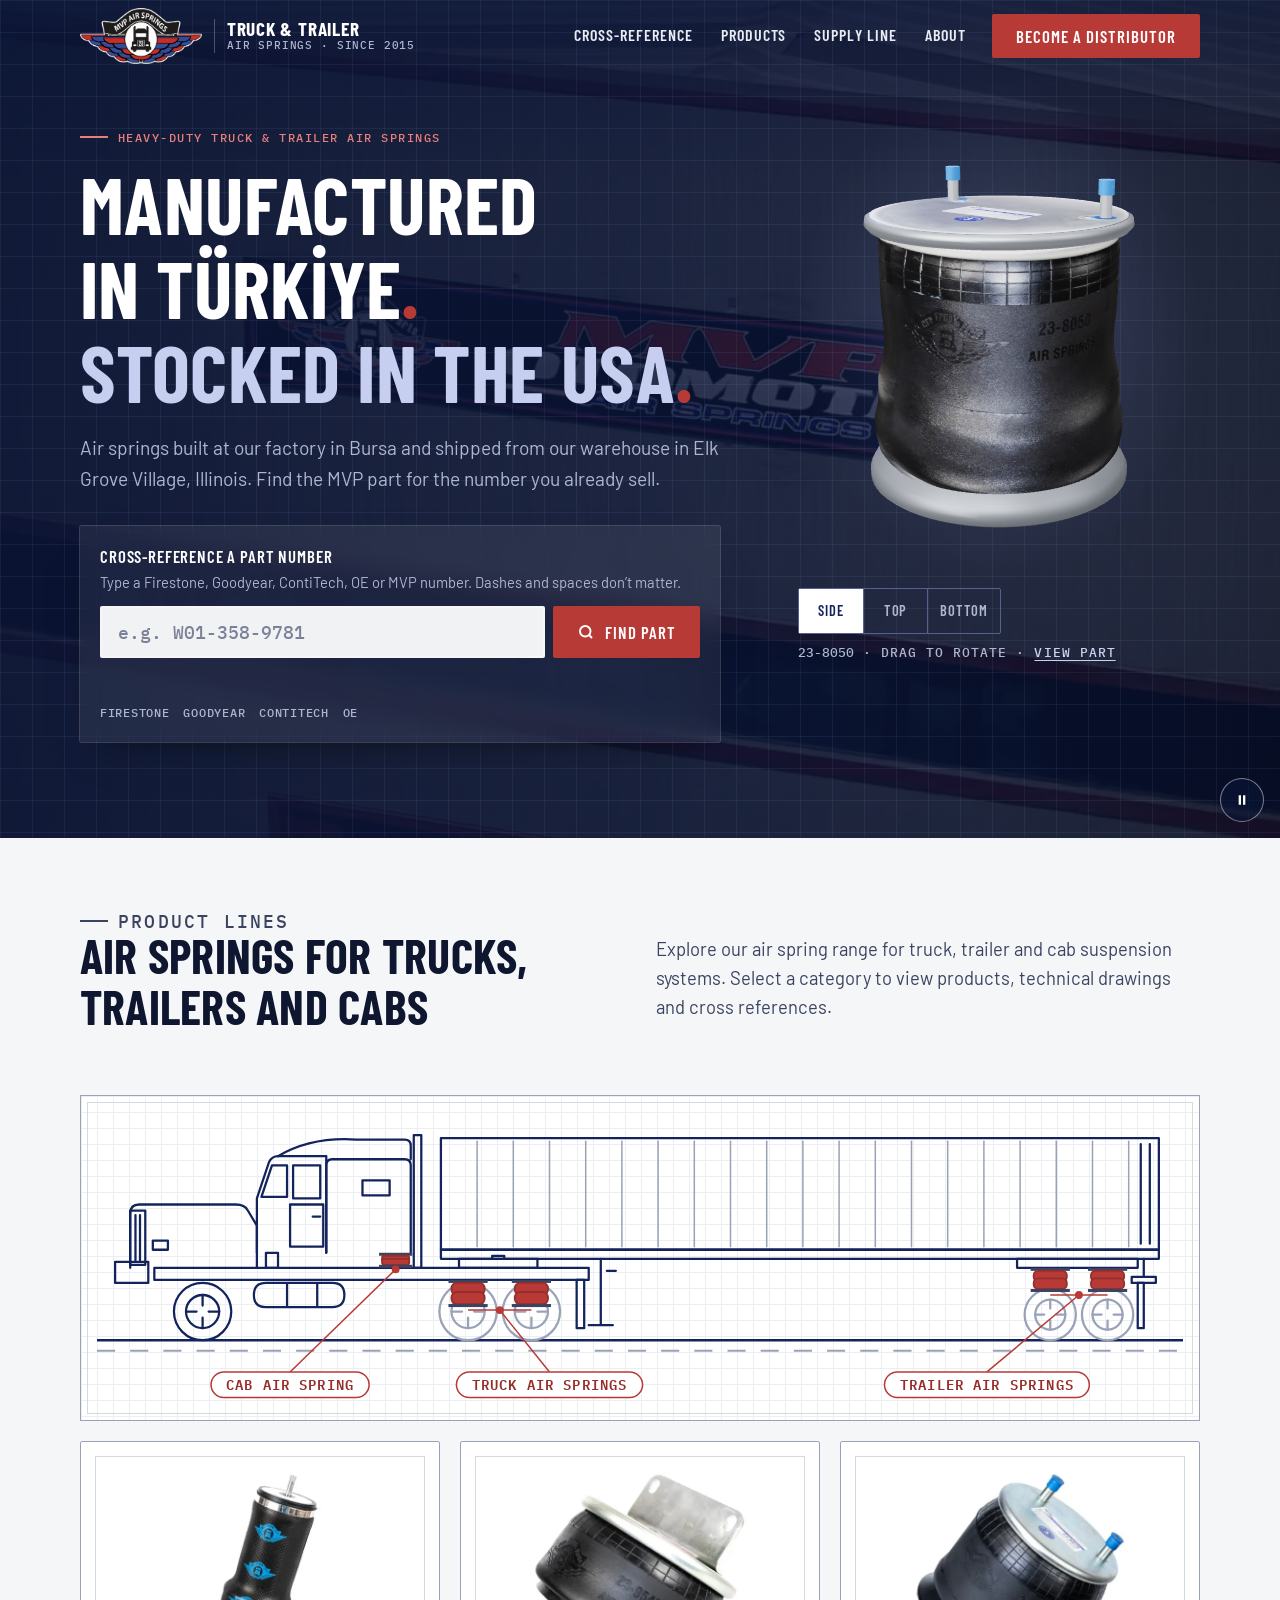
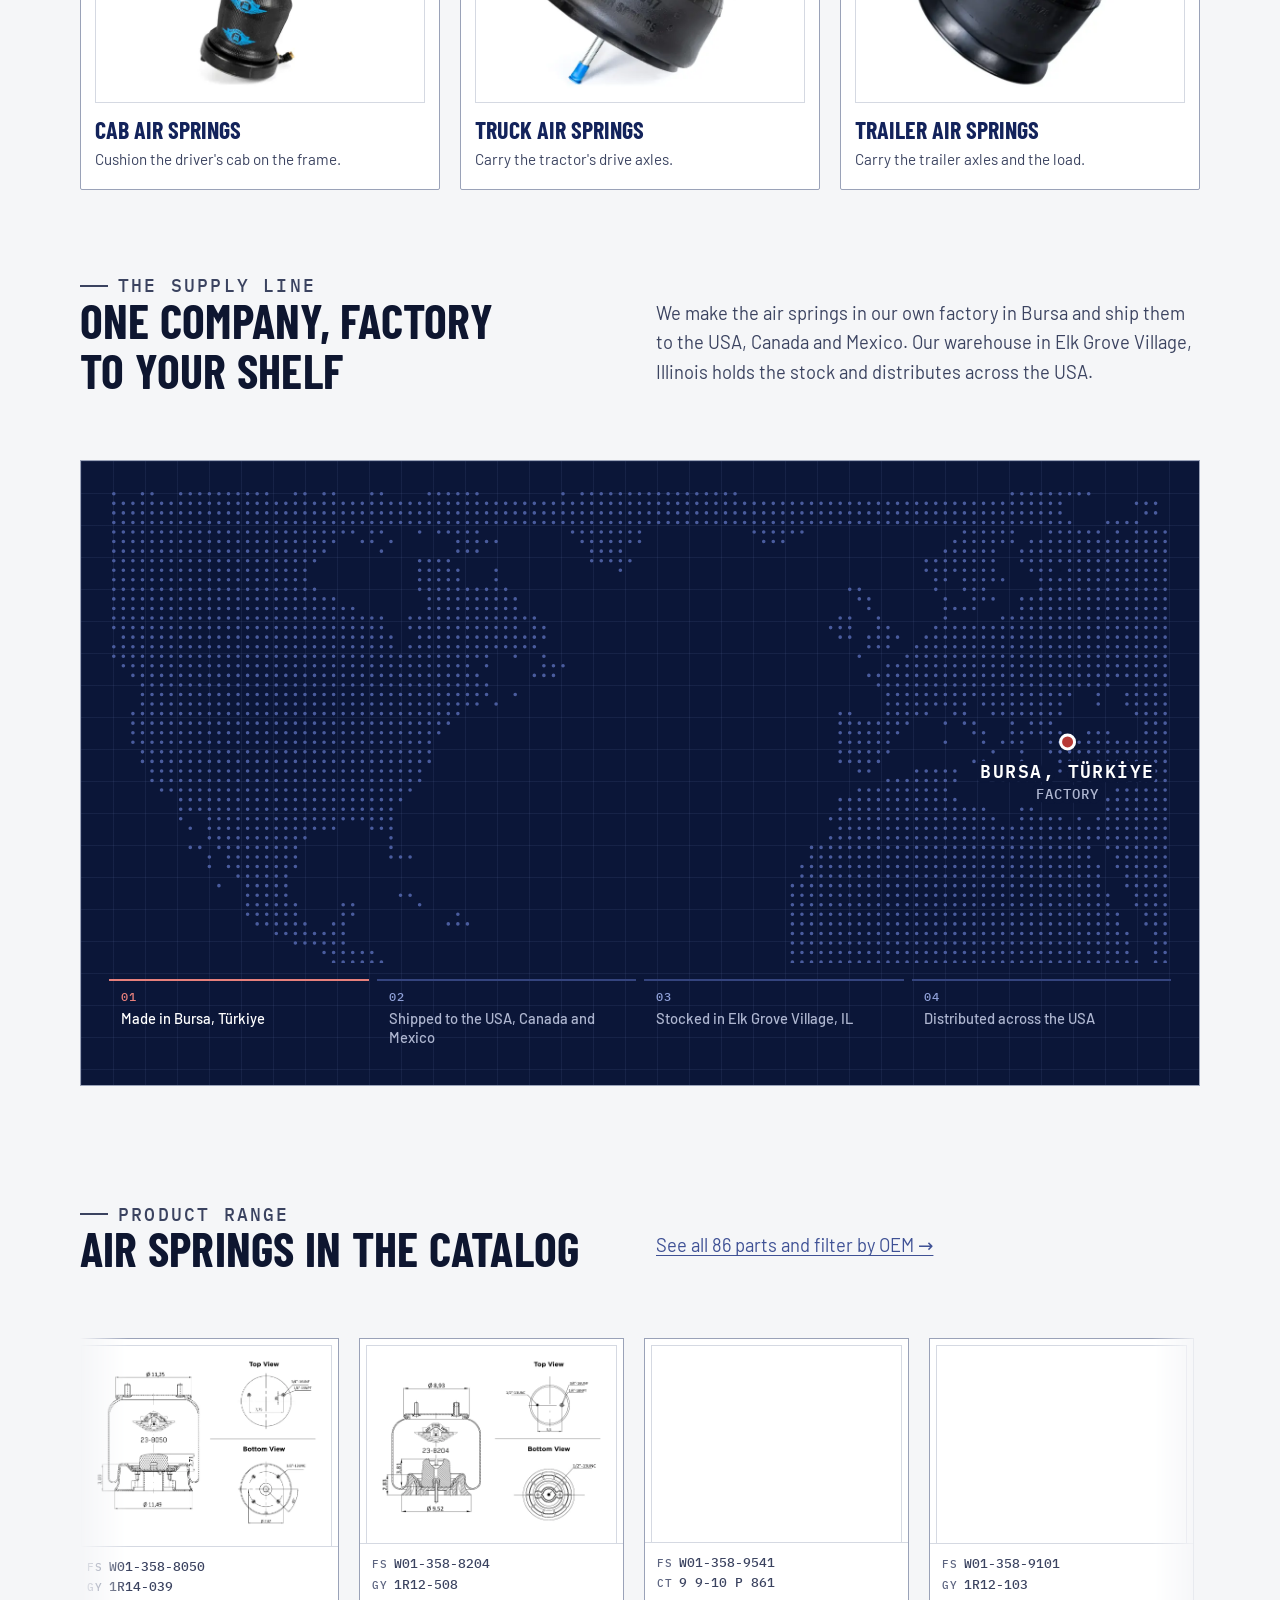
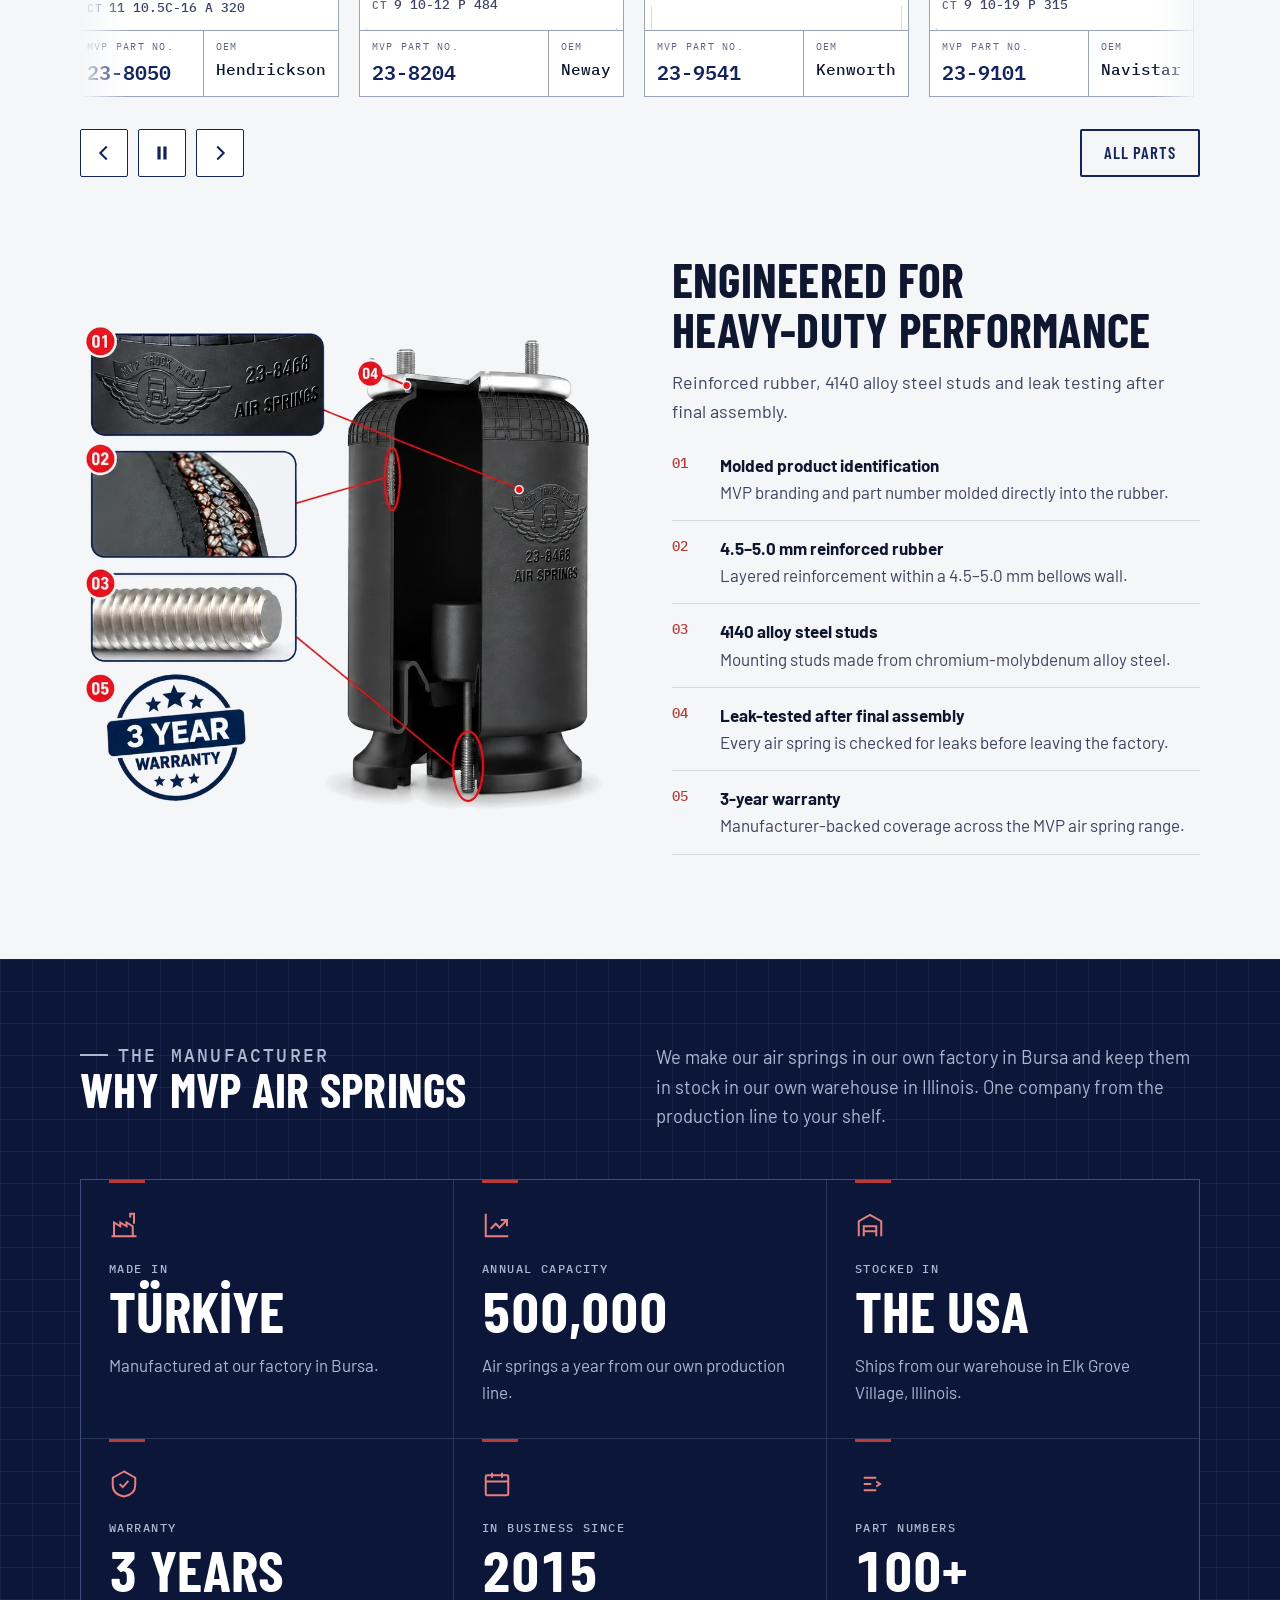
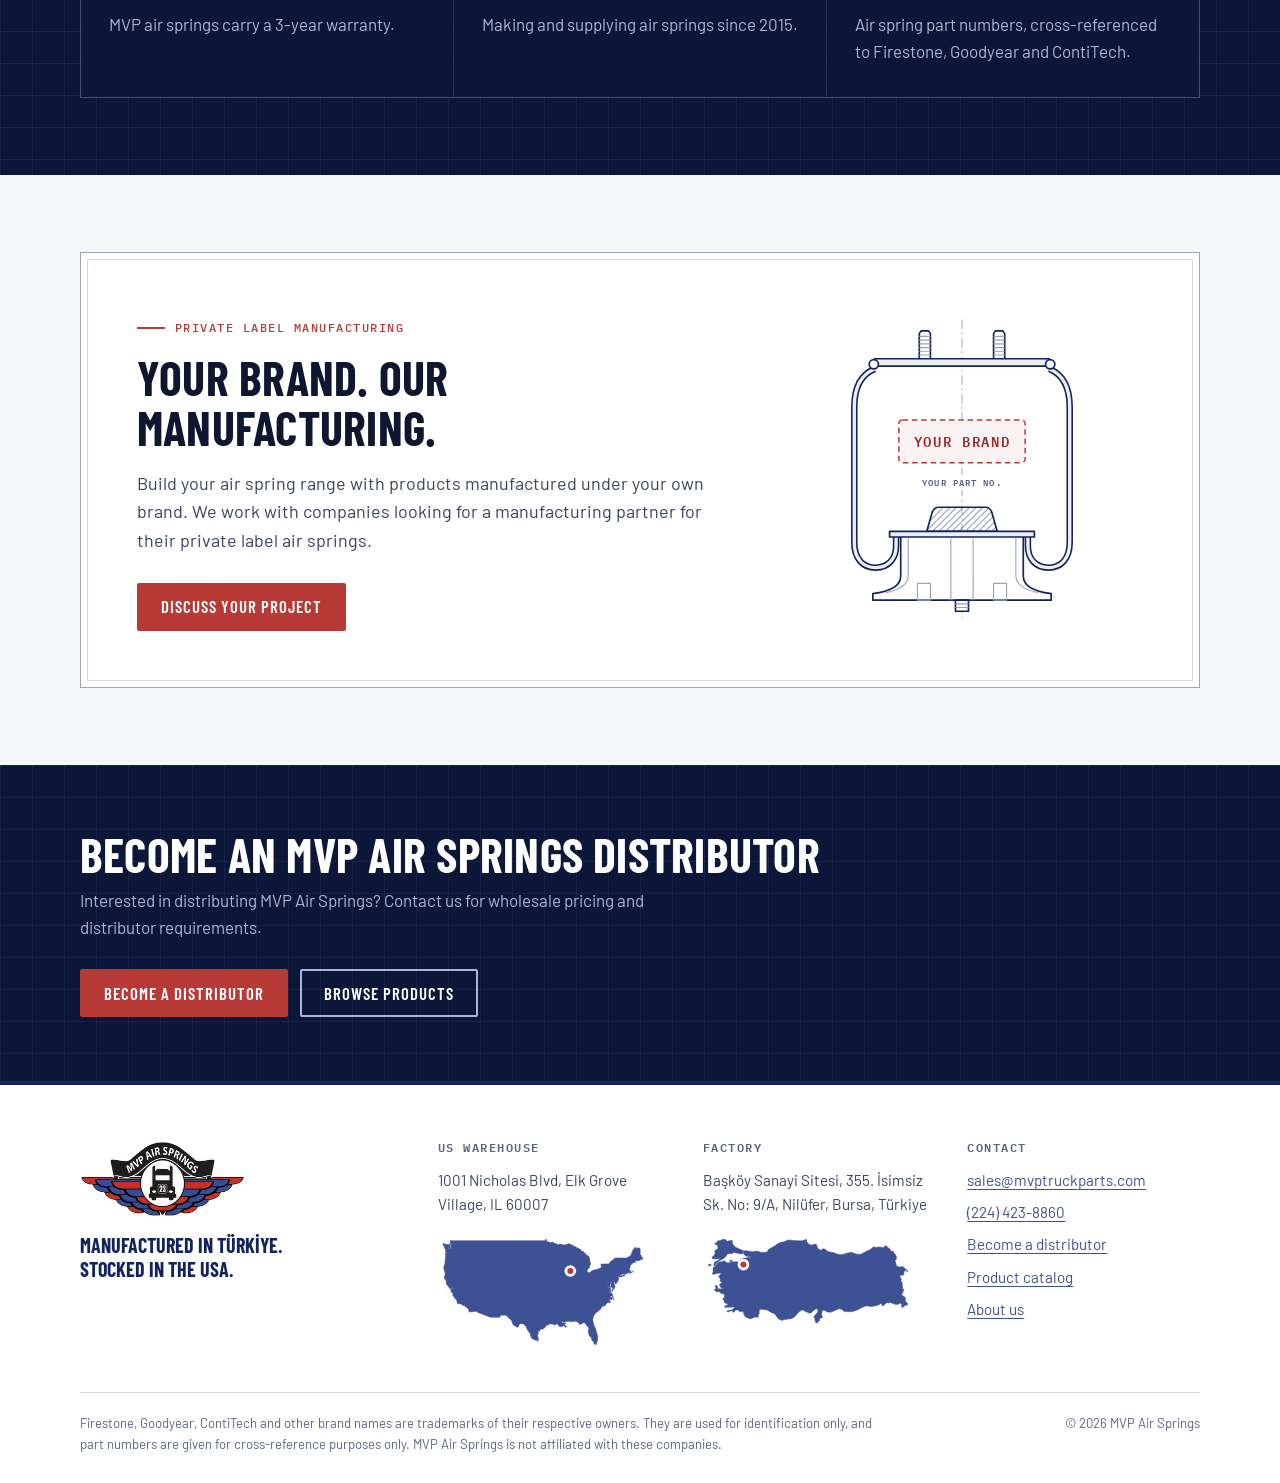
<file: index.html>
<!doctype html>
<html lang="en">
<head>
  <meta charset="utf-8">
  <meta name="viewport" content="width=device-width, initial-scale=1">
  <title>MVP Air Springs — Manufactured in Türkiye. Stocked in the USA.</title>
  <meta name="description" content="Heavy-duty truck and trailer air springs, manufactured in Bursa, Türkiye and stocked in Elk Grove Village, Illinois. Cross-reference Firestone, Goodyear, ContiTech and OE numbers.">
  <meta name="theme-color" content="#13235B">
  <link rel="icon" href="assets/favicon.ico?v=2" sizes="any">
  <link rel="icon" type="image/png" href="assets/favicon.png?v=2">
  <link rel="apple-touch-icon" href="assets/apple-touch-icon.png?v=2">
  <link rel="preconnect" href="https://fonts.googleapis.com">
  <link rel="preconnect" href="https://fonts.gstatic.com" crossorigin>
  <link rel="stylesheet" href="https://fonts.googleapis.com/css2?family=Barlow+Condensed:wght@600;700&family=Barlow:wght@400;500;600&family=IBM+Plex+Mono:wght@500;600&display=swap">
  <link rel="stylesheet" href="css/site.css?v=20261024o">
  <script src="js/config.js?v=20261024o" defer></script>
  <script src="js/data.js?v=20261024o" defer></script>
  <script src="js/common.js?v=20261024o" defer></script>
  <script src="js/hero-video.js?v=20261024o" defer></script>
  <script src="js/xref.js?v=20261024o" defer></script>
  <script src="js/route-map.js?v=20261024o" defer></script>
  <script src="js/lines-drive.js?v=20261024o" defer></script>
  <script type="importmap">{ "imports": { "three": "./js/vendor/three/three.module.min.js" } }</script>
  <script type="module" src="js/viewer3d-boot.js?v=20261024o"></script>
</head>
<body>
<a class="skip-link" href="#main">Skip to content</a>

<header class="site-header over-video">
  <div class="wrap">
    <a class="brand" href="index.html" aria-label="MVP Air Springs home">
      <img src="assets/logo.webp" width="320" height="147" alt="MVP Air Springs">
      <span class="brand-name">Truck &amp; trailer<small>AIR SPRINGS · SINCE 2015</small></span>
    </a>
    <button class="nav-toggle" type="button" aria-expanded="false" aria-controls="nav" aria-label="Menu">
      <svg width="22" height="22" viewBox="0 0 24 24" fill="none" stroke="currentColor" stroke-width="2" aria-hidden="true"><path d="M3 6h18M3 12h18M3 18h18"/></svg>
    </button>
    <nav class="nav" id="nav" aria-label="Main">
      <a href="index.html#cross-reference">Cross-reference</a>
      <a href="products.html">Products</a>
      <a href="index.html#supply-line">Supply line</a>
      <a href="about.html">About</a>
      <a class="btn btn-red" href="distributors.html">Become a distributor</a>
    </nav>
  </div>
</header>

<main id="main">
  <section class="hero on-dark under-header" id="cross-reference" aria-labelledby="hero-title">
    <div class="hero-video" aria-hidden="true">
      <video muted playsinline loop preload="none" poster="assets/video/factory-poster.webp?v=2" data-hero-video></video>
    </div>
    <button type="button" class="hero-video-toggle" data-hero-video-toggle aria-pressed="false" aria-label="Pause background video" hidden>
      <svg class="i-pause" viewBox="0 0 24 24" fill="currentColor" aria-hidden="true"><path d="M7 5h3.5v14H7zM13.5 5H17v14h-3.5z"/></svg>
      <svg class="i-play" viewBox="0 0 24 24" fill="currentColor" aria-hidden="true"><path d="M8 5l11 7-11 7z"/></svg>
    </button>
    <div class="wrap">
      <div>
        <p class="eyebrow">Heavy-duty truck &amp; trailer air springs</p>
        <h1 id="hero-title">Manufactured in <span lang="tr">Türkiye</span><span class="mark">.</span> <span class="line2">Stocked in the USA<span class="mark">.</span></span></h1>
        <p class="lede">Air springs built at our factory in Bursa and shipped from our warehouse in Elk Grove Village, Illinois. Find the MVP part for the number you already sell.</p>

        <form class="xref" role="search" data-xref action="products.html">
          <label for="xref-q">Cross-reference a part number</label>
          <p class="hint" id="xref-hint">Type a Firestone, Goodyear, ContiTech, OE or MVP number. Dashes and spaces don’t matter.</p>
          <div class="xref-row">
            <input id="xref-q" name="q" type="search" inputmode="search" autocomplete="off" spellcheck="false" placeholder="e.g. W01-358-9781" aria-describedby="xref-hint xref-status">
            <button class="btn btn-red" type="submit">
              <svg viewBox="0 0 24 24" fill="none" stroke="currentColor" stroke-width="2.5" aria-hidden="true"><circle cx="11" cy="11" r="7"/><path d="m20 20-4-4"/></svg>
              Find part
            </button>
          </div>
          <p class="xref-status" id="xref-status" role="status" aria-live="polite"></p>
          <ul class="xref-results" aria-label="Matching MVP parts"></ul>
          <div class="xref-brands" aria-hidden="true"><span>Firestone</span><span>Goodyear</span><span>ContiTech</span><span>OE</span></div>
        </form>
      </div>

      <figure class="hero-art viewer3d" data-viewer3d data-part="23-8050">
        <div class="v3d-stage">
          <img class="v3d-fallback" src="assets/3d/23-8050-fallback.webp?v=2" width="804" height="1006" alt="MVP air spring 23-8050 seen from the side, with its molded logo and part number">
          <canvas aria-label="3D model of an MVP air spring. Drag to rotate, or use the Side, Top and Bottom buttons."></canvas>
        </div>
        <figcaption>
          <span class="v3d-views" role="group" aria-label="Camera view">
            <button type="button" data-view="side" aria-pressed="true">Side</button>
            <button type="button" data-view="top" aria-pressed="false">Top</button>
            <button type="button" data-view="bottom" aria-pressed="false">Bottom</button>
          </span>
          <span class="v3d-hint"><span class="mono">23-8050</span> · drag to rotate · <a href="product.html?part=23-8050">View part</a></span>
        </figcaption>
      </figure>
    </div>
  </section>

  <section class="section lines" aria-labelledby="lines-title">
    <div class="wrap">
      <div class="section-head">
        <div>
          <p class="eyebrow">Product lines</p>
          <h2 id="lines-title">Air springs for trucks, trailers and cabs</h2>
        </div>
        <p>Explore our air spring range for truck, trailer and cab suspension systems. Select a category to view products, technical drawings and cross references.</p>
      </div>
      <div class="rig" data-reveal>
        <div class="rig-stage" data-rig-stage>
          <svg viewBox="0 -4 720 196" role="img" aria-labelledby="rig-title" data-rig>
            <title id="rig-title">Tractor-trailer drawing marking where cab, truck and trailer air springs sit</title>
            <path class="road" d="M0 146H720" pathLength="1"/><path class="pits" d=""/><path class="lane" d="M0 153h720"/><g class="draw"><path d="M228 12h476v74H228z" pathLength="1"/><path d="M228 86h476v6H228z" pathLength="1"/><path d="M698 16v66M692 16v66" pathLength="1"/><path d="M240 92h52v6h-52zM262 92v-2h8v2" pathLength="1"/><path d="M334 92v44M326 136h16M338 100h6" pathLength="1"/><path d="M610 92h80v6h-80z" pathLength="1"/><path d="M686 104h16v4h-16zM694 92v12" pathLength="1"/><path d="M690 108h4v30h-4z" pathLength="1"/><path class="rib" d="M252 14v70" pathLength="1"/><path class="rib" d="M276 14v70" pathLength="1"/><path class="rib" d="M300 14v70" pathLength="1"/><path class="rib" d="M324 14v70" pathLength="1"/><path class="rib" d="M348 14v70" pathLength="1"/><path class="rib" d="M372 14v70" pathLength="1"/><path class="rib" d="M396 14v70" pathLength="1"/><path class="rib" d="M420 14v70" pathLength="1"/><path class="rib" d="M444 14v70" pathLength="1"/><path class="rib" d="M468 14v70" pathLength="1"/><path class="rib" d="M492 14v70" pathLength="1"/><path class="rib" d="M516 14v70" pathLength="1"/><path class="rib" d="M540 14v70" pathLength="1"/><path class="rib" d="M564 14v70" pathLength="1"/><path class="rib" d="M588 14v70" pathLength="1"/><path class="rib" d="M612 14v70" pathLength="1"/><path class="rib" d="M636 14v70" pathLength="1"/><path class="rib" d="M660 14v70" pathLength="1"/><path class="rib" d="M684 14v70" pathLength="1"/></g><g class="chassis"><g class="draw"><path d="M38 98h288v8H38z" pathLength="1"/><path d="M12 94h22v14H12z" pathLength="1"/><path d="M22 98V62q0-6 6-6h64q6 0 8 4l6 10v28" pathLength="1"/><path d="M22 60h10v36H22zM25.5 63v30M28.5 63v30" pathLength="1"/><path d="M37 80h10v6H37z" pathLength="1"/><path d="M210 10h5v88h-5z" pathLength="1"/><path d="M112 108h44q8 0 8 8v0q0 8-8 8h-44q-8 0-8-8v0q0-8 8-8zM126 108v16M146 108v16" pathLength="1"/><path d="M112 88h8v10h-8z" pathLength="1"/><path d="M318 106h5v32h-5z" pathLength="1"/></g><g class="steer draw" data-x="70" data-r="19"><circle class="tire" cx="70" cy="127" r="19" pathLength="1"/><g class="spin" style="transform-origin:70px 127px"><circle class="tire" cx="70" cy="127" r="11" pathLength="1"/><path class="tire" d="M70 116v7M70 131v7M59 127h7M74 127h7" pathLength="1"/></g></g></g><g class="draw cabin"><path d="M106 88V52l8-24q2-4 6-4h32v64" pathLength="1"/><path d="M109 51l7-21h10v21z" pathLength="1"/><path d="M130 30h18v22h-18z" pathLength="1"/><path d="M128 56h22v28h-22zM143 64h5" pathLength="1"/><path d="M152 88V30q0-4 4-4h48q4 0 4 4v58" pathLength="1"/><path d="M176 40h18v10h-18z" pathLength="1"/><path d="M120 24q22-13 52-11h32q4 0 4 4v9" pathLength="1"/></g><g class="axle draw" data-x="246" data-r="19"><circle class="tire ghost" cx="246" cy="127" r="19" pathLength="1"/><g class="spin" style="transform-origin:246px 127px"><circle class="tire ghost" cx="246" cy="127" r="11" pathLength="1"/><path class="tire ghost" d="M246 116v7M246 131v7M235 127h7M250 127h7" pathLength="1"/></g></g><g class="axle draw" data-x="288" data-r="19"><circle class="tire ghost" cx="288" cy="127" r="19" pathLength="1"/><g class="spin" style="transform-origin:288px 127px"><circle class="tire ghost" cx="288" cy="127" r="11" pathLength="1"/><path class="tire ghost" d="M288 116v7M288 131v7M277 127h7M292 127h7" pathLength="1"/></g></g><g class="axle draw" data-x="632" data-r="17"><circle class="tire ghost" cx="632" cy="129" r="17" pathLength="1"/><g class="spin" style="transform-origin:632px 129px"><circle class="tire ghost" cx="632" cy="129" r="10" pathLength="1"/><path class="tire ghost" d="M632 119v6M632 133v6M622 129h6M636 129h6" pathLength="1"/></g></g><g class="axle draw" data-x="670" data-r="17"><circle class="tire ghost" cx="670" cy="129" r="17" pathLength="1"/><g class="spin" style="transform-origin:670px 129px"><circle class="tire ghost" cx="670" cy="129" r="10" pathLength="1"/><path class="tire ghost" d="M670 119v6M670 133v6M660 129h6M674 129h6" pathLength="1"/></g></g><g class="spring" data-group="cab" data-h="10" style="transform-origin:198px 88px"><rect class="plate" x="187.0" y="88" width="22" height="2"/><rect class="lobe" x="189.0" y="90" width="18" height="4.0" rx="1.5"/><rect class="lobe" x="189.0" y="92.0" width="18" height="4.0" rx="1.5"/><rect class="plate" x="187.0" y="96" width="22" height="2"/></g><g class="spring" data-group="truck" data-x="246" data-h="18" style="transform-origin:246px 106px"><rect class="plate" x="233.0" y="106" width="26" height="2"/><rect class="lobe" x="235.0" y="108" width="22" height="8.0" rx="3.5"/><rect class="lobe" x="235.0" y="114.0" width="22" height="8.0" rx="3.5"/><rect class="plate" x="233.0" y="122" width="26" height="2"/></g><g class="spring" data-group="truck" data-x="288" data-h="18" style="transform-origin:288px 106px"><rect class="plate" x="275.0" y="106" width="26" height="2"/><rect class="lobe" x="277.0" y="108" width="22" height="8.0" rx="3.5"/><rect class="lobe" x="277.0" y="114.0" width="22" height="8.0" rx="3.5"/><rect class="plate" x="275.0" y="122" width="26" height="2"/></g><g class="spring" data-group="trailer" data-x="632" data-h="16" style="transform-origin:632px 98px"><rect class="plate" x="619.0" y="98" width="26" height="2"/><rect class="lobe" x="621.0" y="100" width="22" height="7.0" rx="3.0"/><rect class="lobe" x="621.0" y="105.0" width="22" height="7.0" rx="3.0"/><rect class="plate" x="619.0" y="112" width="26" height="2"/></g><g class="spring" data-group="trailer" data-x="670" data-h="16" style="transform-origin:670px 98px"><rect class="plate" x="657.0" y="98" width="26" height="2"/><rect class="lobe" x="659.0" y="100" width="22" height="7.0" rx="3.0"/><rect class="lobe" x="659.0" y="105.0" width="22" height="7.0" rx="3.0"/><rect class="plate" x="657.0" y="112" width="26" height="2"/></g><g class="callout" data-group="cab"><circle class="dot" cx="198" cy="99" r="2.6"/><path class="leader" d="M198 99L128 167"/><rect class="pill" x="75.6" y="167" width="104.8" height="17" rx="8.5"/><text x="128" y="179" text-anchor="middle">CAB AIR SPRING</text></g><g class="callout" data-group="truck"><path class="bracket" d="M246 126h42"/><circle class="dot" cx="267" cy="126" r="2.6"/><path class="leader" d="M267 126L300 167"/><rect class="pill" x="238.3" y="167" width="123.4" height="17" rx="8.5"/><text x="300" y="179" text-anchor="middle">TRUCK AIR SPRINGS</text></g><g class="callout" data-group="trailer"><path class="bracket" d="M632 116h38"/><circle class="dot" cx="651" cy="116" r="2.6"/><path class="leader" d="M651 116L590 167"/><rect class="pill" x="522.1" y="167" width="135.8" height="17" rx="8.5"/><text x="590" y="179" text-anchor="middle">TRAILER AIR SPRINGS</text></g>
          </svg>
          <div class="rig-labels" aria-hidden="true">
            <span class="rig-label" data-group="cab" style="--x:17.8%">Cab</span>
            <span class="rig-label" data-group="truck" style="--x:41.7%">Truck</span>
            <span class="rig-label" data-group="trailer" style="--x:81.9%">Trailer</span>
          </div>
        </div>
      </div>
      <ul class="line-picks" aria-label="Product lines">
        <li>
          <button type="button" class="pick" data-pick="cab" aria-pressed="false">
            <span class="pick-photo"><img src="assets/lines/cab.webp" width="480" height="480" alt="MVP cab air spring" loading="lazy"></span>
            <span class="pick-title">Cab air springs</span>
            <span class="pick-text">Cushion the driver's cab on the frame.</span>
          </button>
        </li>
        <li>
          <button type="button" class="pick" data-pick="truck" aria-pressed="false">
            <span class="pick-photo"><img src="assets/lines/truck.webp" width="480" height="480" alt="MVP 23-9547 truck air spring" loading="lazy"></span>
            <span class="pick-title">Truck air springs</span>
            <span class="pick-text">Carry the tractor's drive axles.</span>
          </button>
        </li>
        <li>
          <button type="button" class="pick" data-pick="trailer" aria-pressed="false">
            <span class="pick-photo"><img src="assets/lines/trailer.webp" width="480" height="480" alt="MVP 23-9978 trailer air spring" loading="lazy"></span>
            <span class="pick-title">Trailer air springs</span>
            <span class="pick-text">Carry the trailer axles and the load.</span>
          </button>
        </li>
      </ul>
    </div>
  </section>

  <section class="section supply" id="supply-line" aria-labelledby="supply-title">
    <div class="wrap">
      <div class="section-head">
        <div>
          <p class="eyebrow">The supply line</p>
          <h2 id="supply-title">One company, factory to your shelf</h2>
        </div>
        <p>We make the air springs in our own factory in Bursa and ship them to the USA, Canada and Mexico. Our warehouse in Elk Grove Village, Illinois holds the stock and distributes across the USA.</p>
      </div>
      <figure class="route-map on-dark" data-route-map>
        <div class="map-holder" data-map-src="assets/route-map.svg"></div>
        <figcaption>
          <ol class="map-steps" aria-label="Supply line steps">
            <li><button type="button" data-step="1"><span>01</span>Made in Bursa, Türkiye</button></li>
            <li><button type="button" data-step="2"><span>02</span>Shipped to the USA, Canada and Mexico</button></li>
            <li><button type="button" data-step="3"><span>03</span>Stocked in Elk Grove Village, IL</button></li>
            <li><button type="button" data-step="4"><span>04</span>Distributed across the USA</button></li>
          </ol>
        </figcaption>
      </figure>
    </div>
  </section>
  <section class="section range" aria-labelledby="range-title">
    <div class="wrap">
      <div class="section-head">
        <div>
          <p class="eyebrow">Product range</p>
          <h2 id="range-title">Air springs in the catalog</h2>
        </div>
        <p><a href="products.html">See all <span data-product-count>86</span> parts and filter by OEM →</a></p>
      </div>
      <div class="rail" data-rail>
        <ul class="catalog catalog-rail" data-catalog data-limit="18" aria-label="Featured parts" tabindex="0"></ul>
        <div class="rail-nav">
          <button type="button" class="rail-btn" data-rail-prev aria-label="Previous parts">
            <svg viewBox="0 0 24 24" fill="none" stroke="currentColor" stroke-width="2.2" aria-hidden="true"><path d="M15 5l-7 7 7 7"/></svg>
          </button>
          <button type="button" class="rail-btn" data-rail-toggle aria-pressed="false" aria-label="Pause the showcase" hidden>
            <svg class="i-pause" viewBox="0 0 24 24" fill="currentColor" aria-hidden="true"><path d="M7 5h3.5v14H7zM13.5 5H17v14h-3.5z"/></svg>
            <svg class="i-play" viewBox="0 0 24 24" fill="currentColor" aria-hidden="true"><path d="M8 5l11 7-11 7z"/></svg>
          </button>
          <button type="button" class="rail-btn" data-rail-next aria-label="More parts">
            <svg viewBox="0 0 24 24" fill="none" stroke="currentColor" stroke-width="2.2" aria-hidden="true"><path d="M9 5l7 7-7 7"/></svg>
          </button>
          <a class="btn btn-line rail-all" href="products.html">All parts</a>
        </div>
      </div>
    </div>
  </section>

  <section class="section marking" aria-labelledby="mk-title">
    <div class="wrap">
      <div class="mk-grid">
        <figure class="mk-figure">
          <img src="assets/engineered-air-spring.webp" width="894" height="835" loading="lazy" alt="Cutaway of an MVP air spring with numbered close-ups: the MVP logo and part number molded into the rubber, the reinforced rubber wall, a 4140 alloy steel stud, the sealed top plate, and a 3-year warranty badge">
        </figure>
        <div class="mk-copy">
          <h2 id="mk-title">Engineered for <span class="nowrap">heavy-duty</span> performance</h2>
          <p class="mk-text">Reinforced rubber, 4140 alloy steel studs and leak testing after final assembly.</p>
          <ol class="num-list">
            <li><strong>Molded product identification</strong>MVP branding and part number molded directly into the rubber.</li>
            <li><strong>4.5–5.0 mm reinforced rubber</strong>Layered reinforcement within a 4.5–5.0 mm bellows wall.</li>
            <li><strong>4140 alloy steel studs</strong>Mounting studs made from chromium-molybdenum alloy steel.</li>
            <li><strong>Leak-tested after final assembly</strong>Every air spring is checked for leaks before leaving the factory.</li>
            <li><strong>3-year warranty</strong>Manufacturer-backed coverage across the MVP air spring range.</li>
          </ol>
        </div>
      </div>
    </div>
  </section>

  <section class="section on-dark why" aria-labelledby="why-title">
    <div class="wrap">
      <div class="section-head">
        <div>
          <p class="eyebrow">The manufacturer</p>
          <h2 id="why-title">Why MVP Air Springs</h2>
        </div>
        <p>We make our air springs in our own factory in Bursa and keep them in stock in our own warehouse in Illinois. One company from the production line to your shelf.</p>
      </div>
      <ul class="pillars" data-reveal>
        <li class="pillar">
          <svg class="icon" viewBox="0 0 24 24" fill="none" stroke="currentColor" stroke-width="1.6" aria-hidden="true"><path d="M2 21h20M4 21V10l5 3V10l5 3V10l5 3v8M17 6V3h3v8"/></svg>
          <span class="pillar-label">Made in</span>
          <span class="pillar-value"><span lang="tr">Türkiye</span></span>
          <p>Manufactured at our factory in Bursa.</p>
        </li>
        <li class="pillar">
          <svg class="icon" viewBox="0 0 24 24" fill="none" stroke="currentColor" stroke-width="1.6" aria-hidden="true"><path d="M3 3v18h18"/><path d="M7 15l4-4 3 3 6-6"/><path d="M15 8h5v5"/></svg>
          <span class="pillar-label">Annual capacity</span>
          <span class="pillar-value"><span data-countup data-fact="factoryCapacityNumber"></span></span>
          <p>Air springs a year from our own production line.</p>
        </li>
        <li class="pillar">
          <svg class="icon" viewBox="0 0 24 24" fill="none" stroke="currentColor" stroke-width="1.6" aria-hidden="true"><path d="M3 21V9l9-5 9 5v12M7 21v-8h10v8M7 17h10"/></svg>
          <span class="pillar-label">Stocked in</span>
          <span class="pillar-value">the USA</span>
          <p>Ships from our warehouse in Elk Grove Village, Illinois.</p>
        </li>
        <li class="pillar">
          <svg class="icon" viewBox="0 0 24 24" fill="none" stroke="currentColor" stroke-width="1.6" aria-hidden="true"><path d="M12 2 3 7v6c0 5 4 8 9 9 5-1 9-4 9-9V7z"/><path d="m8.5 12 2.5 2.5 4.5-5"/></svg>
          <span class="pillar-label">Warranty</span>
          <span class="pillar-value"><span data-fact="warranty"></span></span>
          <p>MVP air springs carry a 3-year warranty.</p>
        </li>
        <li class="pillar">
          <svg class="icon" viewBox="0 0 24 24" fill="none" stroke="currentColor" stroke-width="1.6" aria-hidden="true"><rect x="3" y="5" width="18" height="16" rx="1"/><path d="M3 10h18M8 3v4M16 3v4"/></svg>
          <span class="pillar-label">In business since</span>
          <span class="pillar-value"><span data-fact="founded"></span></span>
          <p>Making and supplying air springs since 2015.</p>
        </li>
        <li class="pillar">
          <svg class="icon" viewBox="0 0 24 24" fill="none" stroke="currentColor" stroke-width="1.6" aria-hidden="true"><path d="M7 7h10M7 12h6M7 17h10"/><path d="M17 10l3 2-3 2"/></svg>
          <span class="pillar-label">Part numbers</span>
          <span class="pillar-value"><span data-countup data-fact="productRange"></span></span>
          <p>Air spring part numbers, cross-referenced to Firestone, Goodyear and ContiTech.</p>
        </li>
      </ul>
    </div>
  </section>

  <section class="section private-label" id="private-label" aria-labelledby="pl-title">
    <div class="wrap">
      <div class="pl-panel">
        <div class="pl-copy">
          <p class="eyebrow">Private label manufacturing</p>
          <h2 id="pl-title">Your brand. Our manufacturing.</h2>
          <p class="pl-text">Build your air spring range with products manufactured under your own brand. We work with companies looking for a manufacturing partner for their private label air springs.</p>
          <a class="btn btn-red" href="#contact">Discuss your project</a>
        </div>
        <div class="pl-art">
          <svg viewBox="0 0 280 330" aria-hidden="true">
            <defs>
              <pattern id="pl-hatch" width="5" height="5" patternUnits="userSpaceOnUse" patternTransform="rotate(45)"><line x1="0" y1="0" x2="0" y2="5"/></pattern>
            </defs>
            <path class="cl" d="M140 4v322"/>
            <path class="solid" d="M74 238v42c0 12-14 17-30 19v7h192v-7c-16-2-30-7-30-19v-42"/>
            <path class="soft" d="M82 239v41c0 10-10 15-24 18M198 239v41c0 10 10 15 24 18M128 240v66M152 240v66M92 288h14v18H92zM174 288h14v18h-14z"/>
            <path class="hatch" d="M102 232l6-21q2-5 7-5h50q5 0 7 5l6 21z"/>
            <path class="wall" d="M46 57C31 63 24 77 24 98V244C24 261 33 271 47 271C61 271 69 261 69 248V236M234 57C249 63 256 77 256 98V244C256 261 247 271 233 271C219 271 211 261 211 248V236"/>
            <path class="wall-in" d="M46 57C31 63 24 77 24 98V244C24 261 33 271 47 271C61 271 69 261 69 248V236M234 57C249 63 256 77 256 98V244C256 261 247 271 233 271C219 271 211 261 211 248V236"/>
            <path class="plate" d="M62 232h156v6H62z"/>
            <path class="solid" d="M133 306h14v12h-14z"/>
            <path class="soft" d="M133 310h14M133 314h14"/>
            <path class="solid" d="M94 46V19l2-3h8l2 3v27zM174 46V19l2-3h8l2 3v27z"/>
            <path class="soft" d="M94 22h12M94 26h12M94 30h12M94 34h12M94 38h12M94 42h12M174 22h12M174 26h12M174 30h12M174 34h12M174 38h12M174 42h12"/>
            <path class="plate" d="M46 46h188v8H46z"/>
            <circle class="bead" cx="45" cy="52" r="5"/>
            <circle class="bead" cx="235" cy="52" r="5"/>
            <rect class="brand-area" x="72" y="112" width="136" height="46" rx="4"/>
            <text x="140" y="141" text-anchor="middle">YOUR BRAND</text>
            <rect class="mask" x="86" y="171" width="108" height="16"/>
            <text class="pn" x="140" y="183" text-anchor="middle">YOUR PART NO.</text>
          </svg>
        </div>
      </div>
    </div>
  </section>

  <section class="cta-band on-dark" aria-labelledby="cta-title">
    <div class="wrap">
      <div>
        <h2 id="cta-title">Become an MVP Air Springs distributor</h2>
        <p>Interested in distributing MVP Air Springs? Contact us for wholesale pricing and distributor requirements.</p>
      </div>
      <div class="actions">
        <a class="btn btn-red" href="distributors.html">Become a distributor</a>
        <a class="btn btn-line" href="products.html">Browse products</a>
      </div>
    </div>
  </section>
</main>

<footer class="site-footer">
  <div class="wrap">
    <div class="footer-grid">
      <div>
        <a class="brand" href="index.html" aria-label="MVP Air Springs home"><img src="assets/logo.webp" width="320" height="147" alt="MVP Air Springs" loading="lazy"></a>
        <p class="footer-tag">Manufactured in <span lang="tr">Türkiye</span>.<br>Stocked in the USA.</p>
      </div>
      <div>
        <h2>US warehouse</h2>
        <address data-config="warehouseAddress"></address>
        <svg class="footer-map" viewBox="-6 -6 252 141" role="img" aria-label="Map of the United States marking Elk Grove Village, Illinois"><path class="land" d="M207.9 22.7L209.1 22.7L210.8 22.7L212.5 22.7L214.2 22.7L216.0 22.7L217.7 22.7L219.4 22.7L221.2 22.7L221.6 21.7L222.5 21.4L223.3 21.0L223.9 21.3L224.1 20.6L224.6 19.9L225.0 19.4L225.7 18.9L226.1 18.2L226.2 17.2L226.4 16.2L227.2 15.2L227.4 13.9L228.0 13.2L228.6 12.4L229.7 11.1L230.1 10.5L230.6 9.9L231.4 10.1L231.6 11.1L233.0 11.0L233.8 10.8L234.5 10.5L235.4 10.9L236.1 11.5L236.6 11.9L236.6 13.5L236.6 14.9L236.7 16.5L236.7 17.8L236.6 18.7L237.0 19.3L237.7 19.6L238.0 20.4L238.0 21.3L238.4 21.8L239.4 21.9L239.6 22.8L239.9 23.4L239.2 24.4L238.0 24.5L237.5 25.0L236.5 25.0L236.2 25.6L235.6 26.0L235.2 25.3L234.2 25.6L233.6 26.0L232.8 26.2L232.6 25.3L231.8 25.7L231.4 27.1L231.1 27.8L230.2 28.0L229.6 28.4L228.9 28.0L228.6 28.7L227.8 29.0L226.7 29.2L226.0 30.7L225.3 31.3L224.8 32.5L224.2 33.5L224.1 34.3L224.6 34.9L224.0 35.5L223.6 36.1L223.1 36.6L224.1 37.0L224.9 38.2L225.3 39.4L226.2 39.8L227.5 39.3L227.1 38.5L226.5 38.0L227.6 38.6L227.7 39.4L227.2 40.0L225.8 40.3L224.7 40.8L224.7 39.9L223.4 40.7L222.6 41.0L222.5 40.2L221.9 39.6L221.5 40.3L221.5 41.2L220.1 41.9L218.8 41.9L218.1 42.1L217.2 42.1L215.6 42.2L214.9 42.4L212.6 43.5L211.8 44.2L211.1 44.7L211.4 43.3L211.2 42.4L211.2 43.6L210.7 44.8L210.2 45.3L209.7 46.0L210.6 46.5L211.0 47.1L210.8 47.9L210.6 49.2L210.1 50.2L209.8 50.8L209.1 51.1L209.1 52.0L208.4 52.3L207.5 54.0L206.9 54.2L207.1 53.2L206.5 52.9L205.7 52.5L204.5 51.4L204.7 50.3L205.2 49.7L206.0 49.5L206.4 48.9L205.3 49.5L204.8 49.9L204.2 50.6L204.3 51.5L205.0 52.5L205.1 53.5L205.4 54.2L205.9 54.9L206.3 55.4L205.9 56.1L206.5 56.6L206.1 57.2L205.7 57.9L205.2 58.9L204.2 61.1L203.8 61.7L203.3 62.2L202.8 63.6L202.6 62.3L203.0 61.2L203.4 60.5L203.9 59.4L203.2 59.0L202.8 58.3L203.0 57.5L202.3 57.7L201.6 57.3L201.3 56.6L201.7 56.0L202.5 56.1L201.8 55.5L201.3 54.9L201.7 54.4L201.2 53.9L202.0 53.6L201.5 53.0L201.9 52.3L202.6 52.1L203.1 51.3L202.3 51.1L201.9 51.9L201.4 52.3L200.8 52.8L200.6 53.8L200.4 54.8L200.4 56.4L200.8 57.0L199.8 56.4L200.8 57.8L201.1 58.5L200.1 58.0L199.3 57.8L198.9 57.2L198.0 56.9L197.4 56.6L197.8 55.8L198.3 55.1L197.7 55.7L197.2 56.4L197.2 57.4L198.2 57.3L198.8 58.2L199.8 58.5L200.6 59.1L201.4 59.7L201.3 60.6L200.5 60.8L199.2 59.5L198.6 58.7L198.1 58.3L198.7 59.0L199.6 60.2L200.2 60.9L201.3 61.4L201.5 62.2L200.8 62.7L199.4 61.8L200.0 62.7L200.9 63.3L201.3 63.8L200.9 64.4L200.0 63.7L198.3 62.7L197.3 62.7L198.4 63.0L199.3 63.4L199.9 64.2L200.4 64.6L201.5 64.6L202.5 64.9L202.8 65.6L203.5 68.4L204.4 70.2L203.7 69.1L203.3 68.2L203.0 66.7L202.6 67.4L203.1 68.2L203.3 69.0L202.7 68.5L201.9 68.2L201.4 68.6L200.8 69.3L199.7 69.2L199.5 68.4L199.5 69.4L200.0 69.9L201.0 69.8L202.2 69.8L202.2 70.7L202.6 70.1L203.3 69.8L203.6 70.8L202.7 72.2L202.1 72.8L200.9 72.7L200.3 72.2L199.4 72.6L198.2 72.1L200.1 73.1L200.0 74.0L199.3 74.9L198.1 74.0L198.5 74.7L199.4 75.1L200.6 74.9L200.4 76.0L199.6 76.1L198.8 76.4L197.8 76.3L197.3 76.8L196.8 76.4L196.2 77.7L195.7 78.2L194.8 79.2L194.5 80.3L194.4 79.1L194.3 80.1L192.5 80.4L191.8 80.7L190.7 81.5L189.5 83.1L189.2 84.0L189.1 83.1L189.1 84.3L188.3 85.0L187.6 85.2L187.0 86.1L186.2 86.2L185.8 87.2L184.9 87.4L184.4 87.8L183.5 87.7L183.9 88.2L183.5 88.9L182.6 88.1L182.7 88.9L182.6 89.8L182.1 90.7L181.4 91.0L181.1 91.8L180.7 92.6L180.5 93.7L180.2 94.7L179.8 95.6L179.6 96.3L179.8 97.5L180.1 99.4L180.7 101.9L181.3 103.7L182.2 105.8L183.5 108.4L183.5 109.4L183.5 110.3L184.0 111.8L183.4 110.3L183.4 108.5L183.1 109.3L182.9 108.6L182.7 107.7L182.8 109.3L183.2 110.3L185.0 115.4L185.4 116.0L185.7 117.5L185.7 118.7L185.4 121.0L185.4 122.5L184.6 123.7L184.5 124.6L183.9 125.7L182.8 126.1L181.7 126.2L181.0 125.7L182.0 125.5L181.3 125.0L180.8 123.8L180.3 123.1L179.4 122.2L178.8 121.8L178.4 120.9L178.1 119.4L178.0 118.6L177.3 118.0L177.3 117.0L176.6 117.2L176.1 116.8L175.7 116.1L175.0 114.4L174.6 113.9L175.4 112.9L175.9 112.1L175.2 111.5L175.0 112.4L174.5 112.8L174.1 112.1L174.5 110.0L174.8 108.7L174.9 107.2L174.4 105.8L172.2 103.7L170.5 101.2L169.1 100.3L168.0 100.5L167.8 101.2L167.0 101.4L165.9 102.0L165.0 102.3L163.8 102.5L163.4 101.7L163.0 101.0L162.3 100.2L162.6 99.3L162.0 99.8L160.2 99.1L159.1 98.8L159.9 98.6L159.1 98.3L158.4 98.6L156.9 98.9L156.0 99.1L156.8 98.6L156.3 98.0L155.7 98.8L154.8 99.3L152.6 99.6L153.5 99.3L153.1 98.7L152.8 97.6L152.1 98.7L151.2 98.9L149.8 99.0L149.0 98.7L148.2 98.9L147.4 99.1L146.6 99.7L146.0 100.0L144.5 99.4L143.8 98.9L142.9 99.4L142.6 100.1L143.1 100.5L144.3 100.5L145.1 100.2L145.4 101.2L146.1 100.8L146.8 100.6L147.0 101.7L146.3 102.0L145.7 102.5L146.1 103.5L147.5 104.3L148.0 104.8L148.4 105.3L147.9 105.8L147.1 106.1L146.6 105.0L146.1 104.7L145.2 104.3L144.8 103.7L143.7 103.3L144.1 103.8L144.0 104.8L143.4 105.5L143.1 104.7L142.2 104.5L141.5 105.3L140.1 105.0L139.0 104.5L139.1 103.7L138.0 103.2L137.4 102.2L136.4 101.7L135.7 102.1L134.9 103.1L133.2 102.9L132.0 102.3L131.1 102.0L129.0 102.0L128.2 101.8L128.6 101.3L127.9 101.8L127.3 102.6L125.3 103.5L124.5 104.0L125.5 103.2L124.6 103.3L124.6 102.1L124.0 102.5L123.6 103.3L124.0 104.1L123.5 104.7L122.9 105.2L122.4 106.2L120.8 107.4L120.0 107.9L119.3 108.2L118.6 108.6L119.3 108.0L118.2 107.8L117.5 108.2L117.0 107.7L117.2 108.7L116.6 109.5L116.0 110.1L115.1 110.4L114.6 110.9L114.5 111.9L113.5 112.0L114.0 113.0L113.6 114.3L113.2 114.8L112.4 114.4L113.2 115.2L113.1 116.2L113.2 117.7L113.4 119.1L114.3 121.3L114.0 122.0L113.4 122.2L112.8 121.7L111.9 121.4L110.7 121.3L109.9 121.1L109.0 120.5L108.2 120.2L107.4 119.7L106.4 119.3L105.9 117.7L105.6 117.1L105.1 116.3L105.0 115.2L104.9 114.4L104.4 113.1L103.8 112.7L103.2 111.9L102.7 111.0L102.3 110.4L101.5 109.5L101.3 108.7L100.5 107.0L100.1 106.2L99.6 105.1L98.9 104.4L98.4 103.7L97.3 102.7L96.8 102.0L95.5 102.0L94.5 101.9L93.3 101.5L92.4 102.0L91.4 102.7L91.0 103.7L90.8 104.7L90.2 105.4L89.6 106.1L88.5 105.7L87.5 105.0L86.7 104.5L85.6 104.0L85.2 103.5L84.4 103.1L84.0 102.5L83.5 101.6L83.3 100.9L82.6 98.5L82.3 97.8L81.5 97.1L80.8 96.6L79.8 95.7L78.6 94.4L77.7 93.6L76.7 92.8L76.3 92.1L75.9 91.6L75.0 91.6L74.1 91.6L73.2 91.6L72.3 91.6L71.3 91.6L70.4 91.6L69.5 91.6L68.6 91.6L68.6 92.7L68.6 93.9L67.1 93.9L65.6 93.9L64.2 93.9L62.7 93.9L61.2 93.9L59.8 93.9L58.3 93.9L56.8 93.9L54.9 93.2L52.9 92.4L50.9 91.6L48.9 90.9L47.0 90.1L45.0 89.3L43.0 88.6L41.1 87.8L41.5 86.7L39.9 86.9L38.7 87.0L37.5 87.1L36.3 87.2L35.1 87.3L33.9 87.4L32.7 87.5L31.5 87.7L31.3 86.8L30.9 86.2L30.7 84.7L30.1 83.7L28.8 82.4L28.1 82.0L27.6 81.5L26.8 81.3L26.3 80.8L25.8 79.9L24.4 79.9L23.1 79.4L22.6 78.7L22.0 78.3L21.2 77.8L20.2 77.9L19.4 77.6L17.9 77.6L17.3 77.2L17.0 76.5L16.8 75.1L16.8 74.2L16.0 73.7L15.8 72.6L14.9 71.6L14.2 71.3L13.6 70.3L12.7 68.8L11.8 67.9L11.6 66.6L12.1 65.8L11.8 64.7L10.6 64.4L9.6 63.3L9.6 62.5L9.2 61.6L9.1 60.4L9.7 61.0L10.3 61.5L11.0 61.9L10.6 61.1L10.0 60.3L9.7 59.6L10.4 59.0L12.4 59.0L13.2 58.9L12.3 58.8L11.3 58.6L10.6 58.9L9.9 58.5L9.2 59.4L8.4 59.7L7.6 59.1L7.2 58.0L7.6 58.5L7.2 57.7L6.6 56.9L5.9 56.4L5.3 55.7L4.2 54.5L4.1 53.4L3.7 52.1L3.9 51.3L3.6 49.9L2.5 48.3L1.6 47.5L1.4 46.2L1.8 45.1L2.1 44.5L2.4 43.7L2.4 42.8L2.7 41.6L2.5 40.3L1.9 39.5L2.1 38.4L1.5 37.7L1.2 36.8L1.3 35.3L0.7 34.1L1.1 33.1L1.5 31.4L2.1 31.0L2.2 29.8L2.4 27.7L2.5 26.2L2.7 25.2L2.7 23.9L3.2 20.7L3.2 19.7L3.1 18.4L3.2 16.8L4.3 16.6L5.2 16.5L5.8 16.8L5.2 16.1L4.2 16.0L3.4 16.1L2.8 15.6L2.8 14.4L3.2 15.3L3.4 14.1L2.7 13.7L3.6 12.5L2.8 12.2L2.1 11.3L1.7 10.2L1.4 8.9L1.0 8.3L0.4 7.6L0.0 6.3L0.0 5.2L1.2 5.6L2.2 5.9L3.1 6.3L5.9 6.5L7.0 6.7L8.0 6.4L8.4 7.5L8.0 8.5L6.9 9.5L6.6 10.1L7.4 10.2L7.2 9.4L7.9 8.9L8.3 8.4L8.8 7.9L8.6 8.7L8.8 9.6L8.9 10.8L8.1 11.2L7.4 10.8L7.0 11.6L7.9 11.6L8.8 11.5L9.1 10.8L9.8 10.4L9.7 9.6L9.6 8.8L9.9 7.7L10.3 7.1L9.8 6.5L9.1 6.3L9.6 5.7L9.2 5.2L8.6 4.9L9.2 4.5L9.1 3.6L8.6 3.2L8.0 2.0L10.2 2.0L12.0 2.0L13.7 2.0L15.5 2.0L17.3 2.0L19.1 2.0L20.8 2.0L22.6 2.0L24.4 2.0L26.1 2.0L27.9 2.0L29.7 2.0L31.5 2.0L33.2 2.0L35.0 2.0L36.8 2.0L38.6 2.0L40.3 2.0L42.1 2.0L43.9 2.0L45.6 2.0L47.4 2.0L49.2 2.0L51.0 2.0L52.7 2.0L54.5 2.0L56.3 2.0L58.1 2.0L59.8 2.0L61.6 2.0L63.4 2.0L65.1 2.0L66.9 2.0L68.7 2.0L70.5 2.0L72.2 2.0L74.0 2.0L75.8 2.0L77.6 2.0L79.3 2.0L81.1 2.0L82.9 2.0L84.6 2.0L86.4 2.0L88.2 2.0L90.0 2.0L91.7 2.0L93.5 2.0L95.3 2.0L97.1 2.0L98.8 2.0L100.6 2.0L102.4 2.0L104.1 2.0L105.9 2.0L107.7 2.0L109.5 2.0L111.2 2.0L113.0 2.0L114.8 2.0L116.6 2.0L118.3 2.0L120.1 2.0L121.9 2.0L122.9 2.0L122.9 0.9L123.8 0.1L124.2 1.3L124.7 2.6L125.1 3.3L126.0 3.5L127.5 3.7L128.3 4.0L128.9 4.4L129.9 4.2L130.8 3.9L131.6 3.9L132.5 4.2L133.6 4.7L134.1 5.2L134.6 5.7L135.3 5.4L136.6 6.1L137.5 6.6L138.5 6.8L139.2 6.6L140.0 6.1L141.0 6.4L143.0 6.6L143.9 6.5L144.3 7.1L145.3 7.1L146.2 7.1L147.3 7.0L148.2 6.6L148.9 6.3L150.1 5.8L151.1 5.6L152.0 6.0L152.7 6.3L153.7 6.8L154.7 7.3L155.9 7.9L157.1 8.5L158.2 9.0L158.9 9.4L160.0 9.9L160.8 10.4L161.6 10.8L162.4 11.2L163.2 11.6L164.0 12.0L164.8 12.4L165.6 12.9L166.0 14.2L166.5 14.7L167.2 15.1L167.9 14.8L168.6 14.7L168.8 15.6L169.1 16.8L170.2 17.0L171.2 17.2L171.0 18.5L171.8 19.0L172.7 19.5L173.8 20.1L174.4 20.4L175.3 20.9L175.6 22.3L175.7 23.2L175.9 24.1L176.0 25.0L176.2 25.9L176.4 27.0L176.6 27.9L176.8 28.9L177.0 30.2L176.3 31.8L175.9 32.8L175.5 34.5L174.9 35.5L174.0 36.4L173.1 36.8L172.8 37.6L173.3 39.2L174.0 39.7L174.7 40.1L175.8 40.1L176.7 39.5L177.7 38.9L178.6 38.4L179.6 37.8L180.6 37.3L181.6 37.1L183.1 36.8L184.9 36.5L185.7 36.1L186.9 35.6L188.2 35.0L189.3 34.5L190.3 33.9L190.0 33.2L189.8 31.7L189.3 30.7L190.0 30.4L190.7 30.1L192.3 29.9L193.3 29.9L194.7 29.9L195.9 29.9L197.3 29.9L199.1 29.9L199.6 29.1L200.1 28.3L200.6 27.7L201.5 26.8L202.4 26.1L203.3 25.5L205.0 23.9L205.9 23.3L206.7 22.9L207.7 22.8ZM217.0 43.6L218.0 43.4L219.1 43.3L217.7 44.1L216.8 44.5L216.0 44.7L214.2 45.4L212.4 45.7L211.3 45.8L210.7 45.5L211.3 44.7L212.1 44.3L213.0 44.0L214.2 43.9L215.7 43.7L216.6 43.6L217.6 42.9L217.0 43.6ZM235.0 26.2L234.5 26.7L234.1 26.1L234.5 25.6L235.0 26.1ZM225.4 41.6L224.2 41.9L224.7 41.2L225.4 41.6ZM204.4 73.6L204.7 72.3L204.6 71.0L204.8 71.9L204.6 73.4ZM200.4 76.7L201.5 75.3L201.0 75.8L200.4 76.7ZM184.3 126.1L183.5 127.1L183.9 126.3L184.4 125.7L184.8 125.1L184.3 126.1ZM113.7 114.9L114.0 113.7L114.7 112.4L114.2 113.6L113.7 114.9ZM114.5 120.8L114.1 119.9L113.5 117.4L113.5 115.9L113.8 117.5L114.4 120.1ZM8.9 6.3L9.7 7.2L8.8 7.0L8.5 6.3L8.3 5.7L8.7 5.1L8.4 5.9L8.9 6.3ZM205.3 59.8L205.7 58.8L206.1 57.9L205.8 58.8L205.3 59.8ZM185.1 115.0L184.3 113.1L184.1 112.0L184.4 112.9L185.1 115.0Z"/><circle class="pin-ring" cx="152.8" cy="38.4" r="7"/><circle class="pin-dot" cx="152.8" cy="38.4" r="3.6"/></svg>
      </div>
      <div>
        <h2>Factory</h2>
        <address data-config="factoryAddress"></address>
        <svg class="footer-map" viewBox="-6 -6 252 113" role="img" aria-label="Map of Türkiye marking Bursa"><path class="land" d="M3.8 31.6L0.9 32.1L0.0 31.6L0.9 30.6L2.6 30.0L3.9 30.9ZM198.5 9.3L199.4 9.6L201.0 10.0L201.9 10.5L203.8 9.6L205.7 9.7L207.3 9.8L208.2 10.0L209.3 10.3L210.5 10.5L211.1 10.1L211.8 8.6L213.2 8.2L214.1 8.3L215.0 9.7L216.1 10.1L217.9 11.9L219.1 12.7L219.1 13.8L219.8 14.4L220.7 14.6L221.7 14.6L222.7 15.1L222.9 16.6L223.7 17.6L224.6 18.1L225.1 18.8L226.0 21.0L226.3 22.2L226.2 23.3L225.6 24.5L224.4 26.0L224.7 26.6L224.9 27.4L225.7 29.9L226.1 31.1L225.6 31.7L227.1 32.6L229.0 33.4L229.8 33.5L232.0 33.2L233.4 33.1L234.8 33.8L236.8 35.6L239.0 37.8L239.4 38.5L240.0 39.4L238.8 38.9L237.1 37.5L236.2 38.1L235.5 39.1L234.6 43.1L234.0 43.5L232.8 43.5L231.3 43.4L230.3 43.6L230.5 44.9L230.7 45.7L231.3 47.0L232.0 47.6L231.9 49.0L231.6 50.0L231.9 50.9L232.7 52.1L233.2 52.5L233.0 54.7L233.3 55.7L233.5 57.0L233.4 59.2L233.8 60.0L235.2 60.3L234.5 61.9L234.1 63.7L233.1 65.4L232.6 66.5L232.4 67.5L234.0 68.1L234.7 68.8L236.8 70.1L237.2 70.7L236.6 71.5L236.9 72.3L237.0 73.1L236.9 74.0L237.0 75.1L238.7 76.4L239.7 77.5L239.3 78.6L239.4 79.6L238.1 79.3L236.9 79.6L236.0 80.4L234.8 81.2L233.8 82.0L233.3 82.5L232.5 82.0L232.4 78.9L232.2 78.1L231.7 77.6L230.6 77.1L229.0 77.8L227.7 78.5L225.7 78.5L224.3 78.3L221.1 77.1L219.5 76.6L218.4 76.2L216.4 76.9L215.6 76.7L214.4 76.1L212.7 78.1L210.4 80.1L209.2 80.4L208.6 78.4L208.1 77.7L207.2 77.3L205.4 78.8L203.3 79.6L201.5 80.1L198.6 80.7L196.4 81.0L195.5 81.0L193.4 80.8L191.6 80.4L189.8 80.4L188.5 80.6L185.3 82.0L179.8 84.9L175.7 86.4L173.4 86.9L171.6 87.3L168.4 87.3L165.9 87.1L164.2 87.1L163.2 86.7L161.8 85.5L160.1 84.4L159.4 84.1L158.4 83.9L157.0 83.7L153.4 85.5L152.3 85.9L151.0 86.3L148.6 87.3L147.5 87.9L146.1 87.8L144.4 87.7L142.9 87.7L141.8 86.9L141.3 86.0L139.2 85.5L137.7 85.3L137.0 87.0L136.3 90.1L136.2 90.9L137.5 94.0L136.5 94.7L135.5 94.7L134.8 95.0L134.2 95.5L133.8 98.2L132.6 98.7L132.0 99.3L131.4 101.0L129.1 99.7L128.1 99.6L128.9 98.3L128.1 95.7L127.1 93.3L128.0 91.7L129.9 89.8L131.8 87.6L131.8 86.3L131.7 85.3L131.2 84.5L130.1 83.6L128.3 84.6L127.0 85.7L126.2 86.0L125.2 86.6L124.8 87.7L123.7 88.6L121.9 89.0L119.2 88.0L116.2 86.6L114.6 85.4L113.2 85.1L112.0 85.6L108.2 88.5L104.7 92.8L103.9 93.5L100.6 95.3L98.4 95.9L97.4 95.8L93.1 96.6L91.0 96.7L89.3 97.7L86.0 96.6L84.1 95.3L82.9 94.0L81.0 91.0L79.6 89.6L76.6 88.4L71.2 85.4L69.8 85.0L66.2 84.6L62.4 84.3L61.6 85.4L61.3 89.8L60.6 91.0L60.3 93.3L59.9 93.9L59.1 94.3L58.0 93.6L57.2 93.3L55.3 94.3L51.6 95.6L50.4 95.7L46.1 94.1L44.6 93.0L43.5 91.9L43.2 89.9L42.6 88.8L42.2 87.1L41.4 86.7L40.4 87.4L39.5 87.4L38.2 87.0L35.3 85.3L33.0 85.2L31.7 87.2L30.6 87.8L29.5 88.0L30.3 86.2L26.8 86.4L24.9 87.4L23.5 87.2L22.4 86.8L23.6 86.0L24.6 85.6L28.4 85.2L29.3 84.9L30.3 83.4L32.0 82.2L30.9 81.7L25.1 82.0L21.1 81.8L20.6 82.4L19.8 80.9L20.4 80.1L21.3 80.2L23.4 79.5L23.2 78.1L21.7 77.2L20.3 76.5L19.4 75.9L19.2 74.2L18.5 72.4L17.5 71.5L19.5 70.4L19.9 67.9L19.6 66.4L18.7 66.2L16.0 65.0L15.2 65.1L14.3 63.8L12.7 62.8L11.9 63.2L11.4 63.6L10.7 63.4L9.5 62.6L8.3 62.1L7.8 61.5L8.5 60.0L9.4 60.1L9.5 58.9L8.8 57.0L8.9 55.9L9.7 55.7L10.6 55.9L11.5 57.0L11.8 58.2L11.6 59.3L12.2 60.3L12.9 59.5L13.8 59.8L14.9 60.0L17.9 59.3L18.5 58.7L16.3 58.8L15.5 58.2L14.7 57.0L14.1 55.9L13.7 54.6L15.5 53.5L16.9 51.7L16.3 51.2L15.0 51.1L14.4 50.5L14.3 49.7L14.8 49.0L14.8 48.0L13.2 45.7L12.7 45.2L13.1 44.4L14.3 43.1L15.6 41.5L14.5 40.8L10.2 41.5L8.5 42.1L5.6 42.4L5.4 41.5L6.1 39.3L6.0 35.8L6.4 33.9L8.1 33.4L10.1 30.6L13.4 27.3L16.8 27.4L18.2 26.5L20.2 26.4L20.6 27.1L22.6 28.6L25.8 28.5L26.6 28.1L27.3 27.6L25.9 26.0L26.3 25.5L27.6 25.5L29.1 25.9L28.8 26.7L28.3 27.6L32.8 27.3L37.1 27.7L38.5 27.5L41.8 27.5L42.4 26.9L41.4 26.2L40.4 26.0L39.8 25.6L39.1 25.1L41.2 23.6L42.4 23.3L48.1 22.3L52.3 21.9L51.8 21.5L46.3 20.7L45.0 20.1L43.2 18.6L42.3 17.5L42.6 16.0L42.9 14.8L43.6 14.1L45.8 14.0L53.3 15.2L58.6 14.5L64.4 16.3L70.0 15.9L71.2 15.1L72.6 12.5L80.4 8.1L83.2 5.9L86.1 4.6L91.2 3.3L95.5 1.4L96.7 1.2L106.8 2.1L113.8 2.2L117.0 0.5L118.9 1.1L118.4 2.2L118.5 3.3L119.6 4.8L120.7 5.9L123.9 7.4L128.5 6.1L130.1 6.6L131.7 10.8L133.0 12.2L134.6 13.2L135.9 13.4L136.8 12.4L137.6 11.9L139.2 11.8L141.9 13.2L142.9 14.7L147.4 15.8L151.6 16.4L153.4 17.6L159.3 18.8L161.5 18.7L165.2 17.3L172.4 15.9L177.2 17.9L178.5 18.2L179.6 18.0L181.2 18.6L182.9 18.3L188.2 15.9L189.9 14.6L191.6 14.2L193.2 13.4L197.3 10.8L198.5 9.3ZM29.4 2.0L29.1 3.8L29.8 5.9L31.7 8.7L33.6 10.1L41.1 13.6L42.5 13.9L42.2 15.4L41.7 16.6L41.2 17.5L39.0 18.0L32.9 16.5L31.4 16.3L30.3 16.6L28.3 17.8L26.1 17.4L22.9 18.1L22.1 20.2L19.9 22.7L16.4 24.7L13.8 25.7L10.0 29.5L8.3 31.8L7.6 32.2L6.7 32.5L7.0 31.5L7.4 30.5L7.3 28.7L8.6 27.5L9.8 26.6L13.2 25.0L14.1 23.7L11.4 23.7L8.7 24.0L7.0 23.8L5.5 23.9L5.0 22.7L4.6 22.0L5.5 21.7L6.4 20.4L7.2 19.5L8.3 18.4L8.6 17.7L8.3 16.6L8.2 15.3L8.3 13.8L10.9 12.1L11.7 11.9L12.0 11.2L11.8 9.4L11.4 7.9L10.4 7.4L9.3 6.4L8.2 6.1L8.3 5.2L10.6 4.3L11.0 3.2L11.4 2.3L12.7 2.1L14.2 1.9L15.2 1.6L16.3 1.1L16.8 0.6L19.1 0.3L20.4 0.2L21.2 1.1L22.6 2.4L23.4 2.8L25.0 2.1L25.9 2.1L27.1 1.8L29.4 2.0Z"/><circle class="pin-ring" cx="42.5" cy="30.7" r="7"/><circle class="pin-dot" cx="42.5" cy="30.7" r="3.6"/></svg>
      </div>
      <div id="contact">
        <h2>Contact</h2>
        <ul>
          <li><span data-config="email" data-link="mailto"></span></li>
          <li><span data-config="phone" data-link="tel"></span></li>
          <li><a href="distributors.html">Become a distributor</a></li>
          <li><a href="products.html">Product catalog</a></li>
          <li><a href="about.html">About us</a></li>
        </ul>
      </div>
    </div>
    <div class="disclaimer">
      <p>Firestone, Goodyear, ContiTech and other brand names are trademarks of their respective owners. They are used for identification only, and part numbers are given for cross-reference purposes only. MVP Air Springs is not affiliated with these companies.</p>
      <p>© <span data-year></span> MVP Air Springs</p>
    </div>
  </div>
</footer>
</body>
</html>
</file>
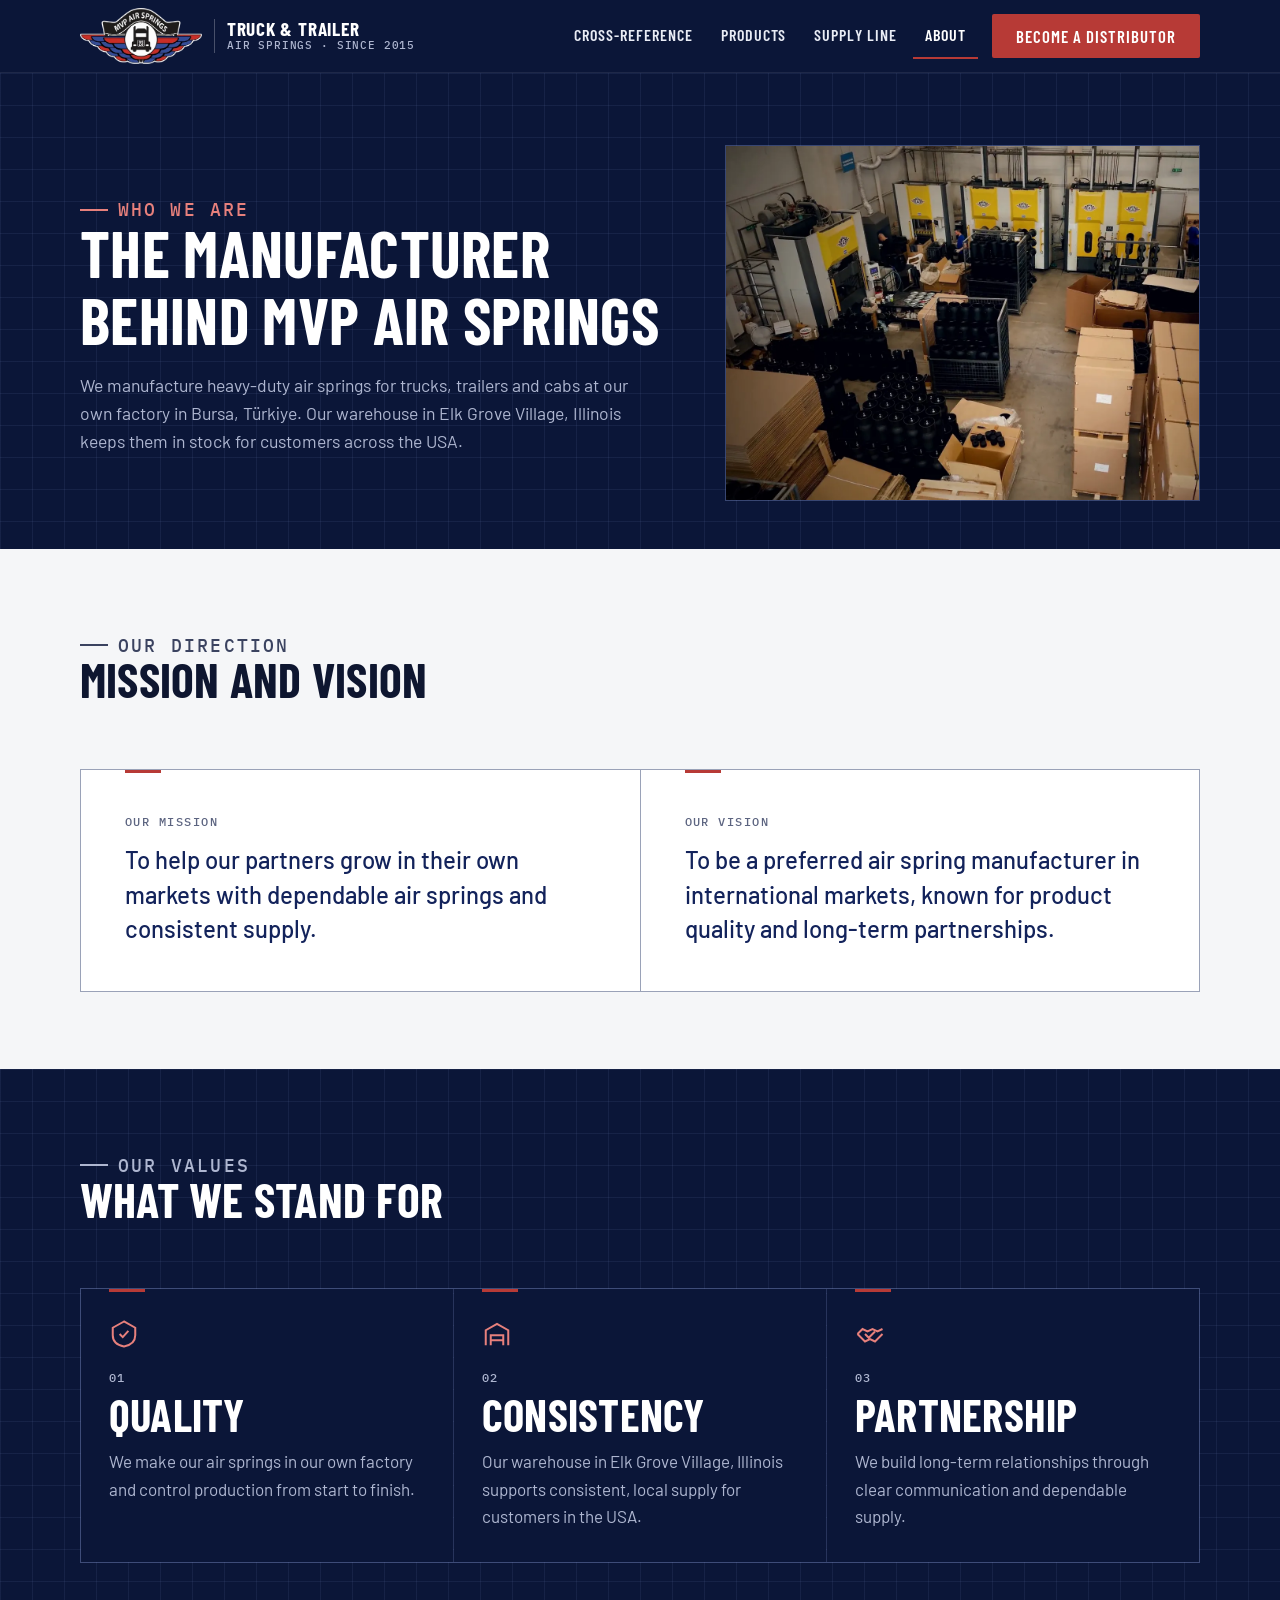
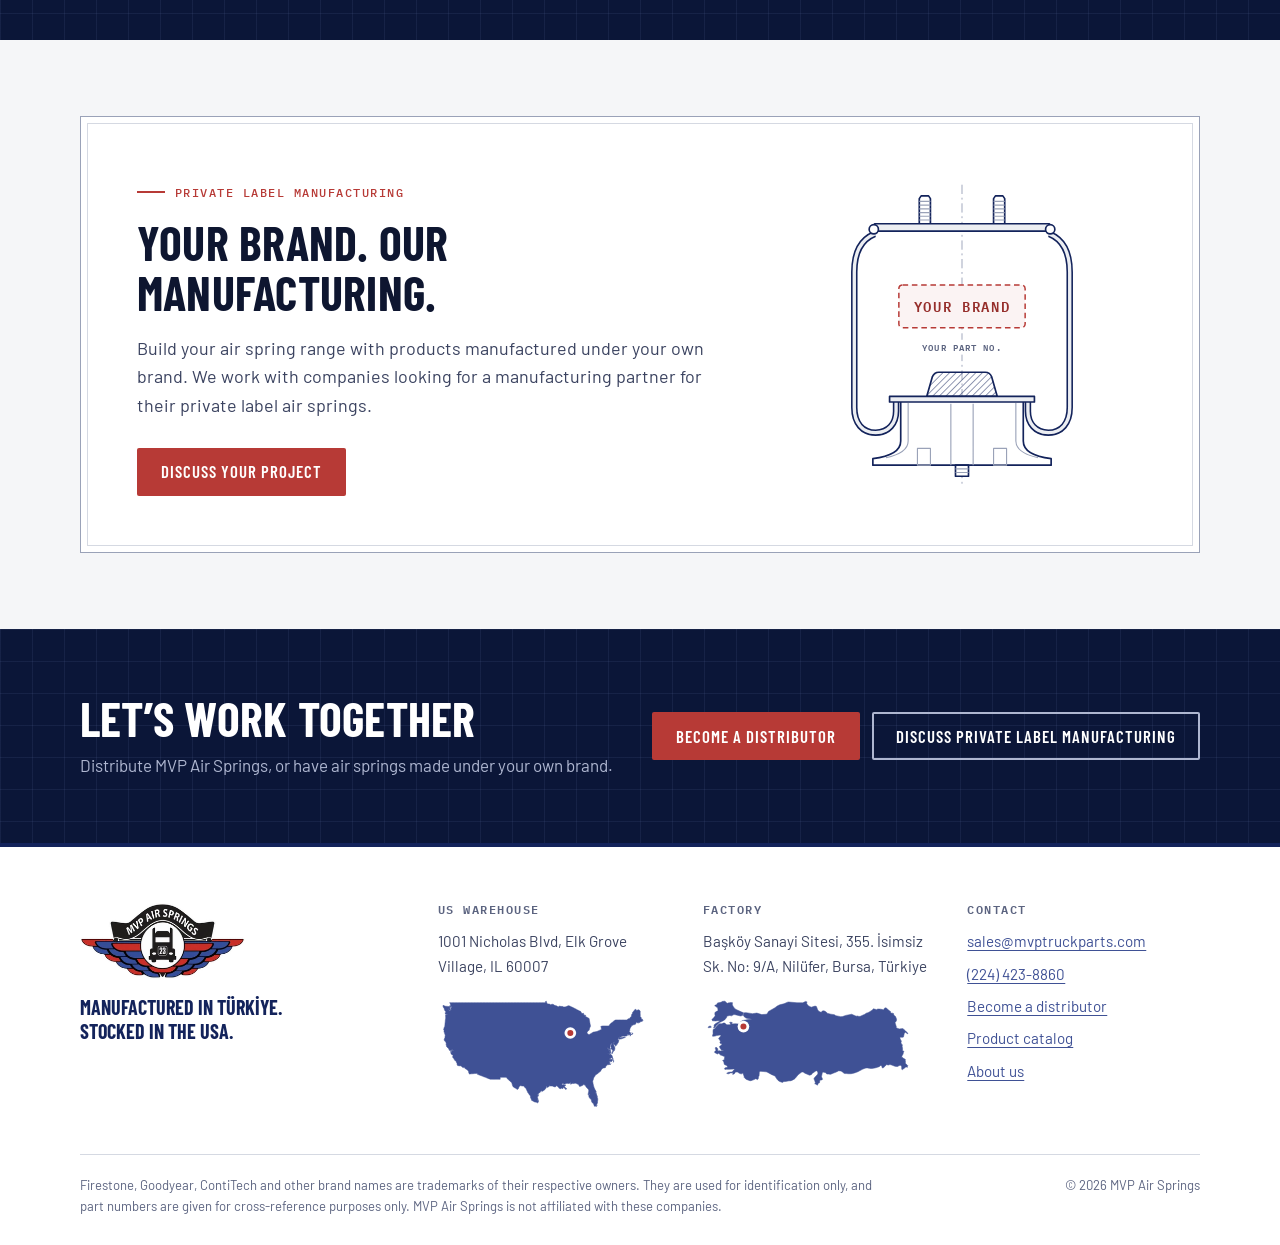
<file: about.html>
<!doctype html>
<html lang="en">
<head>
  <meta charset="utf-8">
  <meta name="viewport" content="width=device-width, initial-scale=1">
  <title>About Us — MVP Air Springs</title>
  <meta name="description" content="MVP Air Springs manufactures heavy-duty air springs for trucks, trailers and cabs in Bursa, Türkiye, and stocks them in Elk Grove Village, Illinois.">
  <meta name="theme-color" content="#13235B">
  <link rel="icon" href="assets/favicon.ico?v=2" sizes="any">
  <link rel="icon" type="image/png" href="assets/favicon.png?v=2">
  <link rel="apple-touch-icon" href="assets/apple-touch-icon.png?v=2">
  <link rel="preconnect" href="https://fonts.googleapis.com">
  <link rel="preconnect" href="https://fonts.gstatic.com" crossorigin>
  <link rel="stylesheet" href="https://fonts.googleapis.com/css2?family=Barlow+Condensed:wght@600;700&family=Barlow:wght@400;500;600&family=IBM+Plex+Mono:wght@500;600&display=swap">
  <link rel="stylesheet" href="css/site.css?v=20261024o">
  <script src="js/config.js?v=20261024o" defer></script>
  <script src="js/data.js?v=20261024o" defer></script>
  <script src="js/common.js?v=20261024o" defer></script>
</head>
<body>
<a class="skip-link" href="#main">Skip to content</a>

<header class="site-header">
  <div class="wrap">
    <a class="brand" href="index.html" aria-label="MVP Air Springs home">
      <img src="assets/logo.webp" width="320" height="147" alt="MVP Air Springs">
      <span class="brand-name">Truck &amp; trailer<small>AIR SPRINGS · SINCE 2015</small></span>
    </a>
    <button class="nav-toggle" type="button" aria-expanded="false" aria-controls="nav" aria-label="Menu">
      <svg width="22" height="22" viewBox="0 0 24 24" fill="none" stroke="currentColor" stroke-width="2" aria-hidden="true"><path d="M3 6h18M3 12h18M3 18h18"/></svg>
    </button>
    <nav class="nav" id="nav" aria-label="Main">
      <a href="index.html#cross-reference">Cross-reference</a>
      <a href="products.html">Products</a>
      <a href="index.html#supply-line">Supply line</a>
      <a href="about.html">About</a>
      <a class="btn btn-red" href="distributors.html">Become a distributor</a>
    </nav>
  </div>
</header>

<main id="main">
  <section class="page-head on-dark about-head" aria-labelledby="page-title">
    <div class="wrap">
      <div class="about-intro">
        <p class="eyebrow">Who we are</p>
        <h1 id="page-title">The manufacturer behind MVP Air Springs</h1>
        <p>We manufacture heavy-duty air springs for trucks, trailers and cabs at our own factory in Bursa, <span lang="tr">Türkiye</span>. Our warehouse in Elk Grove Village, Illinois keeps them in stock for customers across the USA.</p>
      </div>
      <figure class="about-photo" data-photo="factory" data-alt="Production floor at the MVP Air Springs factory in Bursa, Türkiye: presses, rows of air springs and packed boxes"></figure>
    </div>
  </section>

  <section class="section" aria-labelledby="mv-title">
    <div class="wrap">
      <div class="section-head">
        <div>
          <p class="eyebrow">Our direction</p>
          <h2 id="mv-title">Mission and vision</h2>
        </div>
      </div>
      <div class="mv">
        <div class="mv-item">
          <h3 class="mv-label">Our mission</h3>
          <p class="mv-text">To help our partners grow in their own markets with dependable air springs and consistent supply.</p>
        </div>
        <div class="mv-item">
          <h3 class="mv-label">Our vision</h3>
          <p class="mv-text">To be a preferred air spring manufacturer in international markets, known for product quality and long-term partnerships.</p>
        </div>
      </div>
    </div>
  </section>

  <section class="section on-dark" aria-labelledby="values-title">
    <div class="wrap">
      <div class="section-head">
        <div>
          <p class="eyebrow">Our values</p>
          <h2 id="values-title">What we stand for</h2>
        </div>
      </div>
      <ul class="pillars values" data-reveal>
        <li class="pillar">
          <svg class="icon" viewBox="0 0 24 24" fill="none" stroke="currentColor" stroke-width="1.6" aria-hidden="true"><path d="M12 2 3 7v6c0 5 4 8 9 9 5-1 9-4 9-9V7z"/><path d="m8.5 12 2.5 2.5 4.5-5"/></svg>
          <span class="pillar-label">01</span>
          <h3 class="pillar-value">Quality</h3>
          <p>We make our air springs in our own factory and control production from start to finish.</p>
        </li>
        <li class="pillar">
          <svg class="icon" viewBox="0 0 24 24" fill="none" stroke="currentColor" stroke-width="1.6" aria-hidden="true"><path d="M3 21V9l9-5 9 5v12M7 21v-8h10v8M7 17h10"/></svg>
          <span class="pillar-label">02</span>
          <h3 class="pillar-value">Consistency</h3>
          <p>Our warehouse in Elk Grove Village, Illinois supports consistent, local supply for customers in the USA.</p>
        </li>
        <li class="pillar">
          <svg class="icon" viewBox="0 0 24 24" fill="none" stroke="currentColor" stroke-width="1.6" aria-hidden="true"><path d="M8 12l3 3 5-5"/><path d="M2 12l4-4 4 2 4-2 4 2 4-2"/><path d="M2 12l6 6 4-2 4 2 6-6"/></svg>
          <span class="pillar-label">03</span>
          <h3 class="pillar-value">Partnership</h3>
          <p>We build long-term relationships through clear communication and dependable supply.</p>
        </li>
      </ul>
    </div>
  </section>

  <section class="section private-label" id="private-label" aria-labelledby="pl-title">
    <div class="wrap">
      <div class="pl-panel">
        <div class="pl-copy">
          <p class="eyebrow">Private label manufacturing</p>
          <h2 id="pl-title">Your brand. Our manufacturing.</h2>
          <p class="pl-text">Build your air spring range with products manufactured under your own brand. We work with companies looking for a manufacturing partner for their private label air springs.</p>
          <a class="btn btn-red" href="#contact">Discuss your project</a>
        </div>
        <div class="pl-art">
          <svg viewBox="0 0 280 330" aria-hidden="true">
            <defs>
              <pattern id="pl-hatch" width="5" height="5" patternUnits="userSpaceOnUse" patternTransform="rotate(45)"><line x1="0" y1="0" x2="0" y2="5"/></pattern>
            </defs>
            <path class="cl" d="M140 4v322"/>
            <path class="solid" d="M74 238v42c0 12-14 17-30 19v7h192v-7c-16-2-30-7-30-19v-42"/>
            <path class="soft" d="M82 239v41c0 10-10 15-24 18M198 239v41c0 10 10 15 24 18M128 240v66M152 240v66M92 288h14v18H92zM174 288h14v18h-14z"/>
            <path class="hatch" d="M102 232l6-21q2-5 7-5h50q5 0 7 5l6 21z"/>
            <path class="wall" d="M46 57C31 63 24 77 24 98V244C24 261 33 271 47 271C61 271 69 261 69 248V236M234 57C249 63 256 77 256 98V244C256 261 247 271 233 271C219 271 211 261 211 248V236"/>
            <path class="wall-in" d="M46 57C31 63 24 77 24 98V244C24 261 33 271 47 271C61 271 69 261 69 248V236M234 57C249 63 256 77 256 98V244C256 261 247 271 233 271C219 271 211 261 211 248V236"/>
            <path class="plate" d="M62 232h156v6H62z"/>
            <path class="solid" d="M133 306h14v12h-14z"/>
            <path class="soft" d="M133 310h14M133 314h14"/>
            <path class="solid" d="M94 46V19l2-3h8l2 3v27zM174 46V19l2-3h8l2 3v27z"/>
            <path class="soft" d="M94 22h12M94 26h12M94 30h12M94 34h12M94 38h12M94 42h12M174 22h12M174 26h12M174 30h12M174 34h12M174 38h12M174 42h12"/>
            <path class="plate" d="M46 46h188v8H46z"/>
            <circle class="bead" cx="45" cy="52" r="5"/>
            <circle class="bead" cx="235" cy="52" r="5"/>
            <rect class="brand-area" x="72" y="112" width="136" height="46" rx="4"/>
            <text x="140" y="141" text-anchor="middle">YOUR BRAND</text>
            <rect class="mask" x="86" y="171" width="108" height="16"/>
            <text class="pn" x="140" y="183" text-anchor="middle">YOUR PART NO.</text>
          </svg>
        </div>
      </div>
    </div>
  </section>

  <section class="cta-band on-dark" aria-labelledby="cta-title">
    <div class="wrap">
      <div>
        <h2 id="cta-title">Let’s work together</h2>
        <p>Distribute MVP Air Springs, or have air springs made under your own brand.</p>
      </div>
      <div class="actions">
        <a class="btn btn-red" href="distributors.html">Become a distributor</a>
        <a class="btn btn-line" href="#contact" data-mail-subject="Private label manufacturing" data-mail-body="Hello MVP Air Springs,&#10;&#10;We are interested in private label air springs.&#10;&#10;Company:&#10;Parts we need (MVP, Firestone, Goodyear, ContiTech or OE numbers):&#10;Expected order quantities:&#10;">Discuss private label manufacturing</a>
      </div>
    </div>
  </section>
</main>

<footer class="site-footer">
  <div class="wrap">
    <div class="footer-grid">
      <div>
        <a class="brand" href="index.html" aria-label="MVP Air Springs home"><img src="assets/logo.webp" width="320" height="147" alt="MVP Air Springs" loading="lazy"></a>
        <p class="footer-tag">Manufactured in <span lang="tr">Türkiye</span>.<br>Stocked in the USA.</p>
      </div>
      <div>
        <h2>US warehouse</h2>
        <address data-config="warehouseAddress"></address>
        <svg class="footer-map" viewBox="-6 -6 252 141" role="img" aria-label="Map of the United States marking Elk Grove Village, Illinois"><path class="land" d="M207.9 22.7L209.1 22.7L210.8 22.7L212.5 22.7L214.2 22.7L216.0 22.7L217.7 22.7L219.4 22.7L221.2 22.7L221.6 21.7L222.5 21.4L223.3 21.0L223.9 21.3L224.1 20.6L224.6 19.9L225.0 19.4L225.7 18.9L226.1 18.2L226.2 17.2L226.4 16.2L227.2 15.2L227.4 13.9L228.0 13.2L228.6 12.4L229.7 11.1L230.1 10.5L230.6 9.9L231.4 10.1L231.6 11.1L233.0 11.0L233.8 10.8L234.5 10.5L235.4 10.9L236.1 11.5L236.6 11.9L236.6 13.5L236.6 14.9L236.7 16.5L236.7 17.8L236.6 18.7L237.0 19.3L237.7 19.6L238.0 20.4L238.0 21.3L238.4 21.8L239.4 21.9L239.6 22.8L239.9 23.4L239.2 24.4L238.0 24.5L237.5 25.0L236.5 25.0L236.2 25.6L235.6 26.0L235.2 25.3L234.2 25.6L233.6 26.0L232.8 26.2L232.6 25.3L231.8 25.7L231.4 27.1L231.1 27.8L230.2 28.0L229.6 28.4L228.9 28.0L228.6 28.7L227.8 29.0L226.7 29.2L226.0 30.7L225.3 31.3L224.8 32.5L224.2 33.5L224.1 34.3L224.6 34.9L224.0 35.5L223.6 36.1L223.1 36.6L224.1 37.0L224.9 38.2L225.3 39.4L226.2 39.8L227.5 39.3L227.1 38.5L226.5 38.0L227.6 38.6L227.7 39.4L227.2 40.0L225.8 40.3L224.7 40.8L224.7 39.9L223.4 40.7L222.6 41.0L222.5 40.2L221.9 39.6L221.5 40.3L221.5 41.2L220.1 41.9L218.8 41.9L218.1 42.1L217.2 42.1L215.6 42.2L214.9 42.4L212.6 43.5L211.8 44.2L211.1 44.7L211.4 43.3L211.2 42.4L211.2 43.6L210.7 44.8L210.2 45.3L209.7 46.0L210.6 46.5L211.0 47.1L210.8 47.9L210.6 49.2L210.1 50.2L209.8 50.8L209.1 51.1L209.1 52.0L208.4 52.3L207.5 54.0L206.9 54.2L207.1 53.2L206.5 52.9L205.7 52.5L204.5 51.4L204.7 50.3L205.2 49.7L206.0 49.5L206.4 48.9L205.3 49.5L204.8 49.9L204.2 50.6L204.3 51.5L205.0 52.5L205.1 53.5L205.4 54.2L205.9 54.9L206.3 55.4L205.9 56.1L206.5 56.6L206.1 57.2L205.7 57.9L205.2 58.9L204.2 61.1L203.8 61.7L203.3 62.2L202.8 63.6L202.6 62.3L203.0 61.2L203.4 60.5L203.9 59.4L203.2 59.0L202.8 58.3L203.0 57.5L202.3 57.7L201.6 57.3L201.3 56.6L201.7 56.0L202.5 56.1L201.8 55.5L201.3 54.9L201.7 54.4L201.2 53.9L202.0 53.6L201.5 53.0L201.9 52.3L202.6 52.1L203.1 51.3L202.3 51.1L201.9 51.9L201.4 52.3L200.8 52.8L200.6 53.8L200.4 54.8L200.4 56.4L200.8 57.0L199.8 56.4L200.8 57.8L201.1 58.5L200.1 58.0L199.3 57.8L198.9 57.2L198.0 56.9L197.4 56.6L197.8 55.8L198.3 55.1L197.7 55.7L197.2 56.4L197.2 57.4L198.2 57.3L198.8 58.2L199.8 58.5L200.6 59.1L201.4 59.7L201.3 60.6L200.5 60.8L199.2 59.5L198.6 58.7L198.1 58.3L198.7 59.0L199.6 60.2L200.2 60.9L201.3 61.4L201.5 62.2L200.8 62.7L199.4 61.8L200.0 62.7L200.9 63.3L201.3 63.8L200.9 64.4L200.0 63.7L198.3 62.7L197.3 62.7L198.4 63.0L199.3 63.4L199.9 64.2L200.4 64.6L201.5 64.6L202.5 64.9L202.8 65.6L203.5 68.4L204.4 70.2L203.7 69.1L203.3 68.2L203.0 66.7L202.6 67.4L203.1 68.2L203.3 69.0L202.7 68.5L201.9 68.2L201.4 68.6L200.8 69.3L199.7 69.2L199.5 68.4L199.5 69.4L200.0 69.9L201.0 69.8L202.2 69.8L202.2 70.7L202.6 70.1L203.3 69.8L203.6 70.8L202.7 72.2L202.1 72.8L200.9 72.7L200.3 72.2L199.4 72.6L198.2 72.1L200.1 73.1L200.0 74.0L199.3 74.9L198.1 74.0L198.5 74.7L199.4 75.1L200.6 74.9L200.4 76.0L199.6 76.1L198.8 76.4L197.8 76.3L197.3 76.8L196.8 76.4L196.2 77.7L195.7 78.2L194.8 79.2L194.5 80.3L194.4 79.1L194.3 80.1L192.5 80.4L191.8 80.7L190.7 81.5L189.5 83.1L189.2 84.0L189.1 83.1L189.1 84.3L188.3 85.0L187.6 85.2L187.0 86.1L186.2 86.2L185.8 87.2L184.9 87.4L184.4 87.8L183.5 87.7L183.9 88.2L183.5 88.9L182.6 88.1L182.7 88.9L182.6 89.8L182.1 90.7L181.4 91.0L181.1 91.8L180.7 92.6L180.5 93.7L180.2 94.7L179.8 95.6L179.6 96.3L179.8 97.5L180.1 99.4L180.7 101.9L181.3 103.7L182.2 105.8L183.5 108.4L183.5 109.4L183.5 110.3L184.0 111.8L183.4 110.3L183.4 108.5L183.1 109.3L182.9 108.6L182.7 107.7L182.8 109.3L183.2 110.3L185.0 115.4L185.4 116.0L185.7 117.5L185.7 118.7L185.4 121.0L185.4 122.5L184.6 123.7L184.5 124.6L183.9 125.7L182.8 126.1L181.7 126.2L181.0 125.7L182.0 125.5L181.3 125.0L180.8 123.8L180.3 123.1L179.4 122.2L178.8 121.8L178.4 120.9L178.1 119.4L178.0 118.6L177.3 118.0L177.3 117.0L176.6 117.2L176.1 116.8L175.7 116.1L175.0 114.4L174.6 113.9L175.4 112.9L175.9 112.1L175.2 111.5L175.0 112.4L174.5 112.8L174.1 112.1L174.5 110.0L174.8 108.7L174.9 107.2L174.4 105.8L172.2 103.7L170.5 101.2L169.1 100.3L168.0 100.5L167.8 101.2L167.0 101.4L165.9 102.0L165.0 102.3L163.8 102.5L163.4 101.7L163.0 101.0L162.3 100.2L162.6 99.3L162.0 99.8L160.2 99.1L159.1 98.8L159.9 98.6L159.1 98.3L158.4 98.6L156.9 98.9L156.0 99.1L156.8 98.6L156.3 98.0L155.7 98.8L154.8 99.3L152.6 99.6L153.5 99.3L153.1 98.7L152.8 97.6L152.1 98.7L151.2 98.9L149.8 99.0L149.0 98.7L148.2 98.9L147.4 99.1L146.6 99.7L146.0 100.0L144.5 99.4L143.8 98.9L142.9 99.4L142.6 100.1L143.1 100.5L144.3 100.5L145.1 100.2L145.4 101.2L146.1 100.8L146.8 100.6L147.0 101.7L146.3 102.0L145.7 102.5L146.1 103.5L147.5 104.3L148.0 104.8L148.4 105.3L147.9 105.8L147.1 106.1L146.6 105.0L146.1 104.7L145.2 104.3L144.8 103.7L143.7 103.3L144.1 103.8L144.0 104.8L143.4 105.5L143.1 104.7L142.2 104.5L141.5 105.3L140.1 105.0L139.0 104.5L139.1 103.7L138.0 103.2L137.4 102.2L136.4 101.7L135.7 102.1L134.9 103.1L133.2 102.9L132.0 102.3L131.1 102.0L129.0 102.0L128.2 101.8L128.6 101.3L127.9 101.8L127.3 102.6L125.3 103.5L124.5 104.0L125.5 103.2L124.6 103.3L124.6 102.1L124.0 102.5L123.6 103.3L124.0 104.1L123.5 104.7L122.9 105.2L122.4 106.2L120.8 107.4L120.0 107.9L119.3 108.2L118.6 108.6L119.3 108.0L118.2 107.8L117.5 108.2L117.0 107.7L117.2 108.7L116.6 109.5L116.0 110.1L115.1 110.4L114.6 110.9L114.5 111.9L113.5 112.0L114.0 113.0L113.6 114.3L113.2 114.8L112.4 114.4L113.2 115.2L113.1 116.2L113.2 117.7L113.4 119.1L114.3 121.3L114.0 122.0L113.4 122.2L112.8 121.7L111.9 121.4L110.7 121.3L109.9 121.1L109.0 120.5L108.2 120.2L107.4 119.7L106.4 119.3L105.9 117.7L105.6 117.1L105.1 116.3L105.0 115.2L104.9 114.4L104.4 113.1L103.8 112.7L103.2 111.9L102.7 111.0L102.3 110.4L101.5 109.5L101.3 108.7L100.5 107.0L100.1 106.2L99.6 105.1L98.9 104.4L98.4 103.7L97.3 102.7L96.8 102.0L95.5 102.0L94.5 101.9L93.3 101.5L92.4 102.0L91.4 102.7L91.0 103.7L90.8 104.7L90.2 105.4L89.6 106.1L88.5 105.7L87.5 105.0L86.7 104.5L85.6 104.0L85.2 103.5L84.4 103.1L84.0 102.5L83.5 101.6L83.3 100.9L82.6 98.5L82.3 97.8L81.5 97.1L80.8 96.6L79.8 95.7L78.6 94.4L77.7 93.6L76.7 92.8L76.3 92.1L75.9 91.6L75.0 91.6L74.1 91.6L73.2 91.6L72.3 91.6L71.3 91.6L70.4 91.6L69.5 91.6L68.6 91.6L68.6 92.7L68.6 93.9L67.1 93.9L65.6 93.9L64.2 93.9L62.7 93.9L61.2 93.9L59.8 93.9L58.3 93.9L56.8 93.9L54.9 93.2L52.9 92.4L50.9 91.6L48.9 90.9L47.0 90.1L45.0 89.3L43.0 88.6L41.1 87.8L41.5 86.7L39.9 86.9L38.7 87.0L37.5 87.1L36.3 87.2L35.1 87.3L33.9 87.4L32.7 87.5L31.5 87.7L31.3 86.8L30.9 86.2L30.7 84.7L30.1 83.7L28.8 82.4L28.1 82.0L27.6 81.5L26.8 81.3L26.3 80.8L25.8 79.9L24.4 79.9L23.1 79.4L22.6 78.7L22.0 78.3L21.2 77.8L20.2 77.9L19.4 77.6L17.9 77.6L17.3 77.2L17.0 76.5L16.8 75.1L16.8 74.2L16.0 73.7L15.8 72.6L14.9 71.6L14.2 71.3L13.6 70.3L12.7 68.8L11.8 67.9L11.6 66.6L12.1 65.8L11.8 64.7L10.6 64.4L9.6 63.3L9.6 62.5L9.2 61.6L9.1 60.4L9.7 61.0L10.3 61.5L11.0 61.9L10.6 61.1L10.0 60.3L9.7 59.6L10.4 59.0L12.4 59.0L13.2 58.9L12.3 58.8L11.3 58.6L10.6 58.9L9.9 58.5L9.2 59.4L8.4 59.7L7.6 59.1L7.2 58.0L7.6 58.5L7.2 57.7L6.6 56.9L5.9 56.4L5.3 55.7L4.2 54.5L4.1 53.4L3.7 52.1L3.9 51.3L3.6 49.9L2.5 48.3L1.6 47.5L1.4 46.2L1.8 45.1L2.1 44.5L2.4 43.7L2.4 42.8L2.7 41.6L2.5 40.3L1.9 39.5L2.1 38.4L1.5 37.7L1.2 36.8L1.3 35.3L0.7 34.1L1.1 33.1L1.5 31.4L2.1 31.0L2.2 29.8L2.4 27.7L2.5 26.2L2.7 25.2L2.7 23.9L3.2 20.7L3.2 19.7L3.1 18.4L3.2 16.8L4.3 16.6L5.2 16.5L5.8 16.8L5.2 16.1L4.2 16.0L3.4 16.1L2.8 15.6L2.8 14.4L3.2 15.3L3.4 14.1L2.7 13.7L3.6 12.5L2.8 12.2L2.1 11.3L1.7 10.2L1.4 8.9L1.0 8.3L0.4 7.6L0.0 6.3L0.0 5.2L1.2 5.6L2.2 5.9L3.1 6.3L5.9 6.5L7.0 6.7L8.0 6.4L8.4 7.5L8.0 8.5L6.9 9.5L6.6 10.1L7.4 10.2L7.2 9.4L7.9 8.9L8.3 8.4L8.8 7.9L8.6 8.7L8.8 9.6L8.9 10.8L8.1 11.2L7.4 10.8L7.0 11.6L7.9 11.6L8.8 11.5L9.1 10.8L9.8 10.4L9.7 9.6L9.6 8.8L9.9 7.7L10.3 7.1L9.8 6.5L9.1 6.3L9.6 5.7L9.2 5.2L8.6 4.9L9.2 4.5L9.1 3.6L8.6 3.2L8.0 2.0L10.2 2.0L12.0 2.0L13.7 2.0L15.5 2.0L17.3 2.0L19.1 2.0L20.8 2.0L22.6 2.0L24.4 2.0L26.1 2.0L27.9 2.0L29.7 2.0L31.5 2.0L33.2 2.0L35.0 2.0L36.8 2.0L38.6 2.0L40.3 2.0L42.1 2.0L43.9 2.0L45.6 2.0L47.4 2.0L49.2 2.0L51.0 2.0L52.7 2.0L54.5 2.0L56.3 2.0L58.1 2.0L59.8 2.0L61.6 2.0L63.4 2.0L65.1 2.0L66.9 2.0L68.7 2.0L70.5 2.0L72.2 2.0L74.0 2.0L75.8 2.0L77.6 2.0L79.3 2.0L81.1 2.0L82.9 2.0L84.6 2.0L86.4 2.0L88.2 2.0L90.0 2.0L91.7 2.0L93.5 2.0L95.3 2.0L97.1 2.0L98.8 2.0L100.6 2.0L102.4 2.0L104.1 2.0L105.9 2.0L107.7 2.0L109.5 2.0L111.2 2.0L113.0 2.0L114.8 2.0L116.6 2.0L118.3 2.0L120.1 2.0L121.9 2.0L122.9 2.0L122.9 0.9L123.8 0.1L124.2 1.3L124.7 2.6L125.1 3.3L126.0 3.5L127.5 3.7L128.3 4.0L128.9 4.4L129.9 4.2L130.8 3.9L131.6 3.9L132.5 4.2L133.6 4.7L134.1 5.2L134.6 5.7L135.3 5.4L136.6 6.1L137.5 6.6L138.5 6.8L139.2 6.6L140.0 6.1L141.0 6.4L143.0 6.6L143.9 6.5L144.3 7.1L145.3 7.1L146.2 7.1L147.3 7.0L148.2 6.6L148.9 6.3L150.1 5.8L151.1 5.6L152.0 6.0L152.7 6.3L153.7 6.8L154.7 7.3L155.9 7.9L157.1 8.5L158.2 9.0L158.9 9.4L160.0 9.9L160.8 10.4L161.6 10.8L162.4 11.2L163.2 11.6L164.0 12.0L164.8 12.4L165.6 12.9L166.0 14.2L166.5 14.7L167.2 15.1L167.9 14.8L168.6 14.7L168.8 15.6L169.1 16.8L170.2 17.0L171.2 17.2L171.0 18.5L171.8 19.0L172.7 19.5L173.8 20.1L174.4 20.4L175.3 20.9L175.6 22.3L175.7 23.2L175.9 24.1L176.0 25.0L176.2 25.9L176.4 27.0L176.6 27.9L176.8 28.9L177.0 30.2L176.3 31.8L175.9 32.8L175.5 34.5L174.9 35.5L174.0 36.4L173.1 36.8L172.8 37.6L173.3 39.2L174.0 39.7L174.7 40.1L175.8 40.1L176.7 39.5L177.7 38.9L178.6 38.4L179.6 37.8L180.6 37.3L181.6 37.1L183.1 36.8L184.9 36.5L185.7 36.1L186.9 35.6L188.2 35.0L189.3 34.5L190.3 33.9L190.0 33.2L189.8 31.7L189.3 30.7L190.0 30.4L190.7 30.1L192.3 29.9L193.3 29.9L194.7 29.9L195.9 29.9L197.3 29.9L199.1 29.9L199.6 29.1L200.1 28.3L200.6 27.7L201.5 26.8L202.4 26.1L203.3 25.5L205.0 23.9L205.9 23.3L206.7 22.9L207.7 22.8ZM217.0 43.6L218.0 43.4L219.1 43.3L217.7 44.1L216.8 44.5L216.0 44.7L214.2 45.4L212.4 45.7L211.3 45.8L210.7 45.5L211.3 44.7L212.1 44.3L213.0 44.0L214.2 43.9L215.7 43.7L216.6 43.6L217.6 42.9L217.0 43.6ZM235.0 26.2L234.5 26.7L234.1 26.1L234.5 25.6L235.0 26.1ZM225.4 41.6L224.2 41.9L224.7 41.2L225.4 41.6ZM204.4 73.6L204.7 72.3L204.6 71.0L204.8 71.9L204.6 73.4ZM200.4 76.7L201.5 75.3L201.0 75.8L200.4 76.7ZM184.3 126.1L183.5 127.1L183.9 126.3L184.4 125.7L184.8 125.1L184.3 126.1ZM113.7 114.9L114.0 113.7L114.7 112.4L114.2 113.6L113.7 114.9ZM114.5 120.8L114.1 119.9L113.5 117.4L113.5 115.9L113.8 117.5L114.4 120.1ZM8.9 6.3L9.7 7.2L8.8 7.0L8.5 6.3L8.3 5.7L8.7 5.1L8.4 5.9L8.9 6.3ZM205.3 59.8L205.7 58.8L206.1 57.9L205.8 58.8L205.3 59.8ZM185.1 115.0L184.3 113.1L184.1 112.0L184.4 112.9L185.1 115.0Z"/><circle class="pin-ring" cx="152.8" cy="38.4" r="7"/><circle class="pin-dot" cx="152.8" cy="38.4" r="3.6"/></svg>
      </div>
      <div>
        <h2>Factory</h2>
        <address data-config="factoryAddress"></address>
        <svg class="footer-map" viewBox="-6 -6 252 113" role="img" aria-label="Map of Türkiye marking Bursa"><path class="land" d="M3.8 31.6L0.9 32.1L0.0 31.6L0.9 30.6L2.6 30.0L3.9 30.9ZM198.5 9.3L199.4 9.6L201.0 10.0L201.9 10.5L203.8 9.6L205.7 9.7L207.3 9.8L208.2 10.0L209.3 10.3L210.5 10.5L211.1 10.1L211.8 8.6L213.2 8.2L214.1 8.3L215.0 9.7L216.1 10.1L217.9 11.9L219.1 12.7L219.1 13.8L219.8 14.4L220.7 14.6L221.7 14.6L222.7 15.1L222.9 16.6L223.7 17.6L224.6 18.1L225.1 18.8L226.0 21.0L226.3 22.2L226.2 23.3L225.6 24.5L224.4 26.0L224.7 26.6L224.9 27.4L225.7 29.9L226.1 31.1L225.6 31.7L227.1 32.6L229.0 33.4L229.8 33.5L232.0 33.2L233.4 33.1L234.8 33.8L236.8 35.6L239.0 37.8L239.4 38.5L240.0 39.4L238.8 38.9L237.1 37.5L236.2 38.1L235.5 39.1L234.6 43.1L234.0 43.5L232.8 43.5L231.3 43.4L230.3 43.6L230.5 44.9L230.7 45.7L231.3 47.0L232.0 47.6L231.9 49.0L231.6 50.0L231.9 50.9L232.7 52.1L233.2 52.5L233.0 54.7L233.3 55.7L233.5 57.0L233.4 59.2L233.8 60.0L235.2 60.3L234.5 61.9L234.1 63.7L233.1 65.4L232.6 66.5L232.4 67.5L234.0 68.1L234.7 68.8L236.8 70.1L237.2 70.7L236.6 71.5L236.9 72.3L237.0 73.1L236.9 74.0L237.0 75.1L238.7 76.4L239.7 77.5L239.3 78.6L239.4 79.6L238.1 79.3L236.9 79.6L236.0 80.4L234.8 81.2L233.8 82.0L233.3 82.5L232.5 82.0L232.4 78.9L232.2 78.1L231.7 77.6L230.6 77.1L229.0 77.8L227.7 78.5L225.7 78.5L224.3 78.3L221.1 77.1L219.5 76.6L218.4 76.2L216.4 76.9L215.6 76.7L214.4 76.1L212.7 78.1L210.4 80.1L209.2 80.4L208.6 78.4L208.1 77.7L207.2 77.3L205.4 78.8L203.3 79.6L201.5 80.1L198.6 80.7L196.4 81.0L195.5 81.0L193.4 80.8L191.6 80.4L189.8 80.4L188.5 80.6L185.3 82.0L179.8 84.9L175.7 86.4L173.4 86.9L171.6 87.3L168.4 87.3L165.9 87.1L164.2 87.1L163.2 86.7L161.8 85.5L160.1 84.4L159.4 84.1L158.4 83.9L157.0 83.7L153.4 85.5L152.3 85.9L151.0 86.3L148.6 87.3L147.5 87.9L146.1 87.8L144.4 87.7L142.9 87.7L141.8 86.9L141.3 86.0L139.2 85.5L137.7 85.3L137.0 87.0L136.3 90.1L136.2 90.9L137.5 94.0L136.5 94.7L135.5 94.7L134.8 95.0L134.2 95.5L133.8 98.2L132.6 98.7L132.0 99.3L131.4 101.0L129.1 99.7L128.1 99.6L128.9 98.3L128.1 95.7L127.1 93.3L128.0 91.7L129.9 89.8L131.8 87.6L131.8 86.3L131.7 85.3L131.2 84.5L130.1 83.6L128.3 84.6L127.0 85.7L126.2 86.0L125.2 86.6L124.8 87.7L123.7 88.6L121.9 89.0L119.2 88.0L116.2 86.6L114.6 85.4L113.2 85.1L112.0 85.6L108.2 88.5L104.7 92.8L103.9 93.5L100.6 95.3L98.4 95.9L97.4 95.8L93.1 96.6L91.0 96.7L89.3 97.7L86.0 96.6L84.1 95.3L82.9 94.0L81.0 91.0L79.6 89.6L76.6 88.4L71.2 85.4L69.8 85.0L66.2 84.6L62.4 84.3L61.6 85.4L61.3 89.8L60.6 91.0L60.3 93.3L59.9 93.9L59.1 94.3L58.0 93.6L57.2 93.3L55.3 94.3L51.6 95.6L50.4 95.7L46.1 94.1L44.6 93.0L43.5 91.9L43.2 89.9L42.6 88.8L42.2 87.1L41.4 86.7L40.4 87.4L39.5 87.4L38.2 87.0L35.3 85.3L33.0 85.2L31.7 87.2L30.6 87.8L29.5 88.0L30.3 86.2L26.8 86.4L24.9 87.4L23.5 87.2L22.4 86.8L23.6 86.0L24.6 85.6L28.4 85.2L29.3 84.9L30.3 83.4L32.0 82.2L30.9 81.7L25.1 82.0L21.1 81.8L20.6 82.4L19.8 80.9L20.4 80.1L21.3 80.2L23.4 79.5L23.2 78.1L21.7 77.2L20.3 76.5L19.4 75.9L19.2 74.2L18.5 72.4L17.5 71.5L19.5 70.4L19.9 67.9L19.6 66.4L18.7 66.2L16.0 65.0L15.2 65.1L14.3 63.8L12.7 62.8L11.9 63.2L11.4 63.6L10.7 63.4L9.5 62.6L8.3 62.1L7.8 61.5L8.5 60.0L9.4 60.1L9.5 58.9L8.8 57.0L8.9 55.9L9.7 55.7L10.6 55.9L11.5 57.0L11.8 58.2L11.6 59.3L12.2 60.3L12.9 59.5L13.8 59.8L14.9 60.0L17.9 59.3L18.5 58.7L16.3 58.8L15.5 58.2L14.7 57.0L14.1 55.9L13.7 54.6L15.5 53.5L16.9 51.7L16.3 51.2L15.0 51.1L14.4 50.5L14.3 49.7L14.8 49.0L14.8 48.0L13.2 45.7L12.7 45.2L13.1 44.4L14.3 43.1L15.6 41.5L14.5 40.8L10.2 41.5L8.5 42.1L5.6 42.4L5.4 41.5L6.1 39.3L6.0 35.8L6.4 33.9L8.1 33.4L10.1 30.6L13.4 27.3L16.8 27.4L18.2 26.5L20.2 26.4L20.6 27.1L22.6 28.6L25.8 28.5L26.6 28.1L27.3 27.6L25.9 26.0L26.3 25.5L27.6 25.5L29.1 25.9L28.8 26.7L28.3 27.6L32.8 27.3L37.1 27.7L38.5 27.5L41.8 27.5L42.4 26.9L41.4 26.2L40.4 26.0L39.8 25.6L39.1 25.1L41.2 23.6L42.4 23.3L48.1 22.3L52.3 21.9L51.8 21.5L46.3 20.7L45.0 20.1L43.2 18.6L42.3 17.5L42.6 16.0L42.9 14.8L43.6 14.1L45.8 14.0L53.3 15.2L58.6 14.5L64.4 16.3L70.0 15.9L71.2 15.1L72.6 12.5L80.4 8.1L83.2 5.9L86.1 4.6L91.2 3.3L95.5 1.4L96.7 1.2L106.8 2.1L113.8 2.2L117.0 0.5L118.9 1.1L118.4 2.2L118.5 3.3L119.6 4.8L120.7 5.9L123.9 7.4L128.5 6.1L130.1 6.6L131.7 10.8L133.0 12.2L134.6 13.2L135.9 13.4L136.8 12.4L137.6 11.9L139.2 11.8L141.9 13.2L142.9 14.7L147.4 15.8L151.6 16.4L153.4 17.6L159.3 18.8L161.5 18.7L165.2 17.3L172.4 15.9L177.2 17.9L178.5 18.2L179.6 18.0L181.2 18.6L182.9 18.3L188.2 15.9L189.9 14.6L191.6 14.2L193.2 13.4L197.3 10.8L198.5 9.3ZM29.4 2.0L29.1 3.8L29.8 5.9L31.7 8.7L33.6 10.1L41.1 13.6L42.5 13.9L42.2 15.4L41.7 16.6L41.2 17.5L39.0 18.0L32.9 16.5L31.4 16.3L30.3 16.6L28.3 17.8L26.1 17.4L22.9 18.1L22.1 20.2L19.9 22.7L16.4 24.7L13.8 25.7L10.0 29.5L8.3 31.8L7.6 32.2L6.7 32.5L7.0 31.5L7.4 30.5L7.3 28.7L8.6 27.5L9.8 26.6L13.2 25.0L14.1 23.7L11.4 23.7L8.7 24.0L7.0 23.8L5.5 23.9L5.0 22.7L4.6 22.0L5.5 21.7L6.4 20.4L7.2 19.5L8.3 18.4L8.6 17.7L8.3 16.6L8.2 15.3L8.3 13.8L10.9 12.1L11.7 11.9L12.0 11.2L11.8 9.4L11.4 7.9L10.4 7.4L9.3 6.4L8.2 6.1L8.3 5.2L10.6 4.3L11.0 3.2L11.4 2.3L12.7 2.1L14.2 1.9L15.2 1.6L16.3 1.1L16.8 0.6L19.1 0.3L20.4 0.2L21.2 1.1L22.6 2.4L23.4 2.8L25.0 2.1L25.9 2.1L27.1 1.8L29.4 2.0Z"/><circle class="pin-ring" cx="42.5" cy="30.7" r="7"/><circle class="pin-dot" cx="42.5" cy="30.7" r="3.6"/></svg>
      </div>
      <div id="contact">
        <h2>Contact</h2>
        <ul>
          <li><span data-config="email" data-link="mailto"></span></li>
          <li><span data-config="phone" data-link="tel"></span></li>
          <li><a href="distributors.html">Become a distributor</a></li>
          <li><a href="products.html">Product catalog</a></li>
          <li><a href="about.html">About us</a></li>
        </ul>
      </div>
    </div>
    <div class="disclaimer">
      <p>Firestone, Goodyear, ContiTech and other brand names are trademarks of their respective owners. They are used for identification only, and part numbers are given for cross-reference purposes only. MVP Air Springs is not affiliated with these companies.</p>
      <p>© <span data-year></span> MVP Air Springs</p>
    </div>
  </div>
</footer>
</body>
</html>
</file>
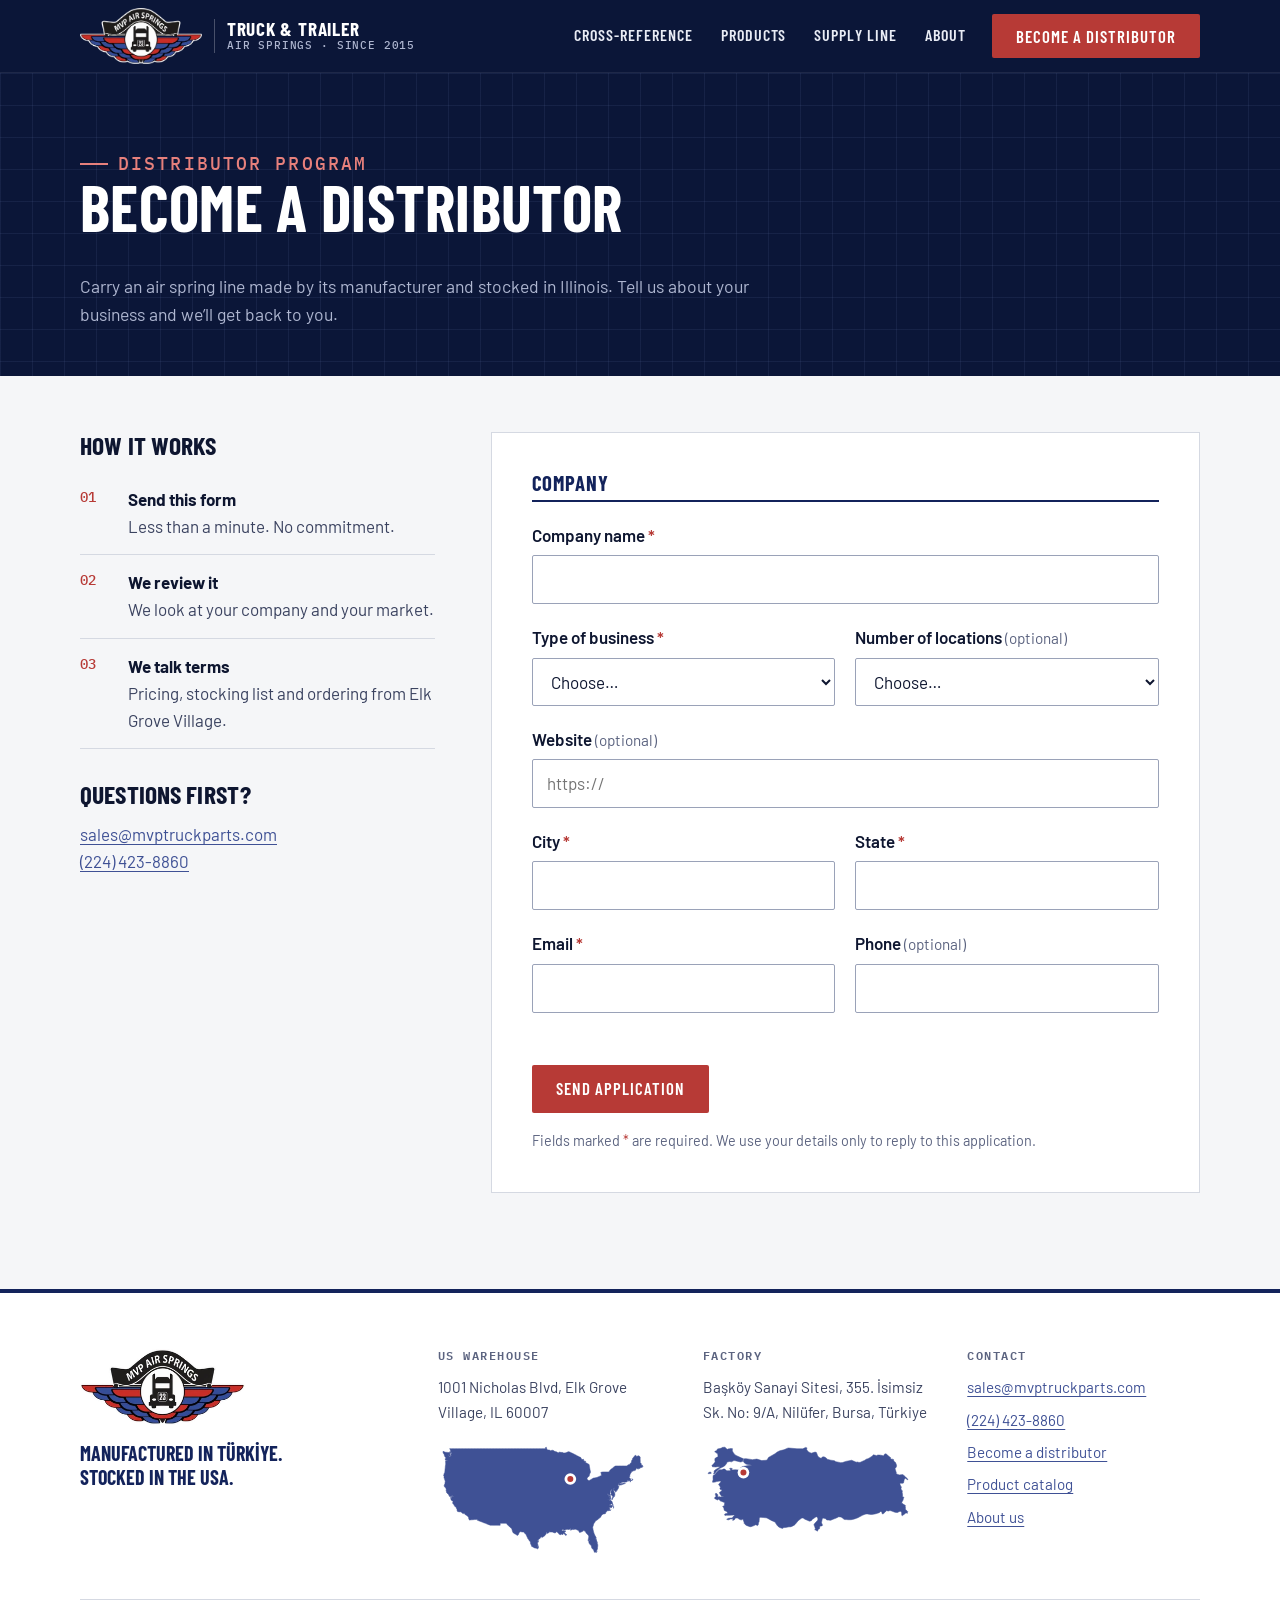
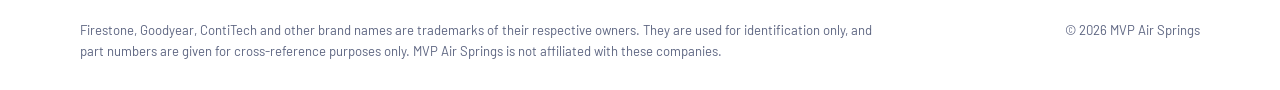
<file: distributors.html>
<!doctype html>
<html lang="en">
<head>
  <meta charset="utf-8">
  <meta name="viewport" content="width=device-width, initial-scale=1">
  <title>Become a Distributor — MVP Air Springs</title>
  <meta name="description" content="Apply to carry MVP heavy-duty truck and trailer air springs, stocked in Elk Grove Village, Illinois.">
  <meta name="theme-color" content="#13235B">
  <link rel="icon" href="assets/favicon.ico?v=2" sizes="any">
  <link rel="icon" type="image/png" href="assets/favicon.png?v=2">
  <link rel="apple-touch-icon" href="assets/apple-touch-icon.png?v=2">
  <link rel="preconnect" href="https://fonts.googleapis.com">
  <link rel="preconnect" href="https://fonts.gstatic.com" crossorigin>
  <link rel="stylesheet" href="https://fonts.googleapis.com/css2?family=Barlow+Condensed:wght@600;700&family=Barlow:wght@400;500;600&family=IBM+Plex+Mono:wght@500;600&display=swap">
  <link rel="stylesheet" href="css/site.css?v=20261024o">
  <script src="js/config.js?v=20261024o" defer></script>
  <script src="js/data.js?v=20261024o" defer></script>
  <script src="js/common.js?v=20261024o" defer></script>
  <script src="js/distributor-form.js?v=20261024o" defer></script>
</head>
<body>
<a class="skip-link" href="#main">Skip to content</a>

<header class="site-header">
  <div class="wrap">
    <a class="brand" href="index.html" aria-label="MVP Air Springs home">
      <img src="assets/logo.webp" width="320" height="147" alt="MVP Air Springs">
      <span class="brand-name">Truck &amp; trailer<small>AIR SPRINGS · SINCE 2015</small></span>
    </a>
    <button class="nav-toggle" type="button" aria-expanded="false" aria-controls="nav" aria-label="Menu">
      <svg width="22" height="22" viewBox="0 0 24 24" fill="none" stroke="currentColor" stroke-width="2" aria-hidden="true"><path d="M3 6h18M3 12h18M3 18h18"/></svg>
    </button>
    <nav class="nav" id="nav" aria-label="Main">
      <a href="index.html#cross-reference">Cross-reference</a>
      <a href="products.html">Products</a>
      <a href="index.html#supply-line">Supply line</a>
      <a href="about.html">About</a>
      <a class="btn btn-red" href="distributors.html">Become a distributor</a>
    </nav>
  </div>
</header>

<main id="main">
  <section class="page-head on-dark" aria-labelledby="page-title">
    <div class="wrap">
      <p class="eyebrow">Distributor program</p>
      <h1 id="page-title">Become a distributor</h1>
      <p>Carry an air spring line made by its manufacturer and stocked in Illinois. Tell us about your business and we’ll get back to you.</p>
    </div>
  </section>

  <div class="wrap">
    <div class="form-layout">
      <aside class="form-aside" aria-labelledby="steps-title">
        <h2 id="steps-title">How it works</h2>
        <ol>
          <li><strong>Send this form</strong>Less than a minute. No commitment.</li>
          <li><strong>We review it</strong>We look at your company and your market.</li>
          <li><strong>We talk terms</strong>Pricing, stocking list and ordering from Elk Grove Village.</li>
        </ol>
        <h2>Questions first?</h2>
        <p><span data-config="email" data-link="mailto"></span><br><span data-config="phone" data-link="tel"></span></p>
      </aside>

      <div>
        <div data-success hidden class="success" tabindex="-1">
          <h2>Thank you — application received</h2>
          <p>We’ll review your details and contact you. If anything changes in the meantime, just reply to our email.</p>
          <a class="btn btn-line" href="products.html">Browse the catalog</a>
        </div>

        <form class="form" data-distributor-form novalidate>
          <div class="error-summary" data-error-summary hidden role="alert" tabindex="-1" aria-labelledby="error-title">
            <h2 id="error-title">Please fix the following</h2>
            <ul></ul>
          </div>

          <fieldset>
            <legend>Company</legend>
            <div class="field">
              <label for="company">Company name <span class="req" aria-hidden="true">*</span></label>
              <input id="company" aria-describedby="company-error" name="company" type="text" autocomplete="organization" required data-msg="Enter your company name">
              <p class="error" id="company-error"></p>
            </div>
            <div class="grid-2">
              <div class="field">
                <label for="business_type">Type of business <span class="req" aria-hidden="true">*</span></label>
                <select id="business_type" aria-describedby="business_type-error" name="business_type" required data-msg="Choose your type of business">
                  <option value="">Choose…</option>
                  <option>Truck parts distributor</option>
                  <option>Trailer parts distributor</option>
                  <option>Fleet / service shop</option>
                  <option>Truck or trailer dealer</option>
                  <option>Other</option>
                </select>
                <p class="error" id="business_type-error"></p>
              </div>
              <div class="field">
                <label for="locations">Number of locations <span class="opt">(optional)</span></label>
                <select id="locations" name="locations">
                  <option value="">Choose…</option>
                  <option>1</option><option>2–5</option><option>6–20</option><option>More than 20</option>
                </select>
              </div>
            </div>
            <div class="field">
              <label for="website">Website <span class="opt">(optional)</span></label>
              <input id="website" aria-describedby="website-error" name="website" type="url" autocomplete="url" inputmode="url" placeholder="https://" data-msg="Enter a full web address, starting with https://">
              <p class="error" id="website-error"></p>
            </div>
            <div class="grid-2">
              <div class="field">
                <label for="city">City <span class="req" aria-hidden="true">*</span></label>
                <input id="city" aria-describedby="city-error" name="city" type="text" autocomplete="address-level2" required data-msg="Enter your city">
                <p class="error" id="city-error"></p>
              </div>
              <div class="field">
                <label for="state">State <span class="req" aria-hidden="true">*</span></label>
                <input id="state" aria-describedby="state-error" name="state" type="text" autocomplete="address-level1" required data-msg="Enter your state">
                <p class="error" id="state-error"></p>
              </div>
            </div>
            <div class="grid-2">
              <div class="field">
                <label for="email">Email <span class="req" aria-hidden="true">*</span></label>
                <input id="email" aria-describedby="email-error" name="email" type="email" autocomplete="email" inputmode="email" required data-msg="Enter an email address like name@company.com">
                <p class="error" id="email-error"></p>
              </div>
              <div class="field">
                <label for="phone">Phone <span class="opt">(optional)</span></label>
                <input id="phone" aria-describedby="phone-error" name="phone" type="tel" autocomplete="tel" inputmode="tel" pattern="[0-9+\(\)\-.\s]{7,}" data-msg="Enter a phone number we can reach you on">
                <p class="error" id="phone-error"></p>
              </div>
            </div>
            <input type="hidden" name="parts">
            <p class="form-part" data-part-note hidden>Part number you asked about: <strong class="mono" data-part-label></strong></p>
          </fieldset>

          <div class="hp" aria-hidden="true"><label for="fax">Leave this empty</label><input id="fax" name="_gotcha" type="text" tabindex="-1" autocomplete="off"></div>

          <div class="form-actions">
            <button class="btn btn-red" type="submit" data-submit>Send application</button>
            <p class="form-note">Fields marked <span class="req" style="color:var(--red)">*</span> are required. We use your details only to reply to this application.</p>
          </div>
        </form>
      </div>
    </div>
  </div>
</main>

<footer class="site-footer">
  <div class="wrap">
    <div class="footer-grid">
      <div>
        <a class="brand" href="index.html" aria-label="MVP Air Springs home"><img src="assets/logo.webp" width="320" height="147" alt="MVP Air Springs" loading="lazy"></a>
        <p class="footer-tag">Manufactured in <span lang="tr">Türkiye</span>.<br>Stocked in the USA.</p>
      </div>
      <div>
        <h2>US warehouse</h2>
        <address data-config="warehouseAddress"></address>
        <svg class="footer-map" viewBox="-6 -6 252 141" role="img" aria-label="Map of the United States marking Elk Grove Village, Illinois"><path class="land" d="M207.9 22.7L209.1 22.7L210.8 22.7L212.5 22.7L214.2 22.7L216.0 22.7L217.7 22.7L219.4 22.7L221.2 22.7L221.6 21.7L222.5 21.4L223.3 21.0L223.9 21.3L224.1 20.6L224.6 19.9L225.0 19.4L225.7 18.9L226.1 18.2L226.2 17.2L226.4 16.2L227.2 15.2L227.4 13.9L228.0 13.2L228.6 12.4L229.7 11.1L230.1 10.5L230.6 9.9L231.4 10.1L231.6 11.1L233.0 11.0L233.8 10.8L234.5 10.5L235.4 10.9L236.1 11.5L236.6 11.9L236.6 13.5L236.6 14.9L236.7 16.5L236.7 17.8L236.6 18.7L237.0 19.3L237.7 19.6L238.0 20.4L238.0 21.3L238.4 21.8L239.4 21.9L239.6 22.8L239.9 23.4L239.2 24.4L238.0 24.5L237.5 25.0L236.5 25.0L236.2 25.6L235.6 26.0L235.2 25.3L234.2 25.6L233.6 26.0L232.8 26.2L232.6 25.3L231.8 25.7L231.4 27.1L231.1 27.8L230.2 28.0L229.6 28.4L228.9 28.0L228.6 28.7L227.8 29.0L226.7 29.2L226.0 30.7L225.3 31.3L224.8 32.5L224.2 33.5L224.1 34.3L224.6 34.9L224.0 35.5L223.6 36.1L223.1 36.6L224.1 37.0L224.9 38.2L225.3 39.4L226.2 39.8L227.5 39.3L227.1 38.5L226.5 38.0L227.6 38.6L227.7 39.4L227.2 40.0L225.8 40.3L224.7 40.8L224.7 39.9L223.4 40.7L222.6 41.0L222.5 40.2L221.9 39.6L221.5 40.3L221.5 41.2L220.1 41.9L218.8 41.9L218.1 42.1L217.2 42.1L215.6 42.2L214.9 42.4L212.6 43.5L211.8 44.2L211.1 44.7L211.4 43.3L211.2 42.4L211.2 43.6L210.7 44.8L210.2 45.3L209.7 46.0L210.6 46.5L211.0 47.1L210.8 47.9L210.6 49.2L210.1 50.2L209.8 50.8L209.1 51.1L209.1 52.0L208.4 52.3L207.5 54.0L206.9 54.2L207.1 53.2L206.5 52.9L205.7 52.5L204.5 51.4L204.7 50.3L205.2 49.7L206.0 49.5L206.4 48.9L205.3 49.5L204.8 49.9L204.2 50.6L204.3 51.5L205.0 52.5L205.1 53.5L205.4 54.2L205.9 54.9L206.3 55.4L205.9 56.1L206.5 56.6L206.1 57.2L205.7 57.9L205.2 58.9L204.2 61.1L203.8 61.7L203.3 62.2L202.8 63.6L202.6 62.3L203.0 61.2L203.4 60.5L203.9 59.4L203.2 59.0L202.8 58.3L203.0 57.5L202.3 57.7L201.6 57.3L201.3 56.6L201.7 56.0L202.5 56.1L201.8 55.5L201.3 54.9L201.7 54.4L201.2 53.9L202.0 53.6L201.5 53.0L201.9 52.3L202.6 52.1L203.1 51.3L202.3 51.1L201.9 51.9L201.4 52.3L200.8 52.8L200.6 53.8L200.4 54.8L200.4 56.4L200.8 57.0L199.8 56.4L200.8 57.8L201.1 58.5L200.1 58.0L199.3 57.8L198.9 57.2L198.0 56.9L197.4 56.6L197.8 55.8L198.3 55.1L197.7 55.7L197.2 56.4L197.2 57.4L198.2 57.3L198.8 58.2L199.8 58.5L200.6 59.1L201.4 59.7L201.3 60.6L200.5 60.8L199.2 59.5L198.6 58.7L198.1 58.3L198.7 59.0L199.6 60.2L200.2 60.9L201.3 61.4L201.5 62.2L200.8 62.7L199.4 61.8L200.0 62.7L200.9 63.3L201.3 63.8L200.9 64.4L200.0 63.7L198.3 62.7L197.3 62.7L198.4 63.0L199.3 63.4L199.9 64.2L200.4 64.6L201.5 64.6L202.5 64.9L202.8 65.6L203.5 68.4L204.4 70.2L203.7 69.1L203.3 68.2L203.0 66.7L202.6 67.4L203.1 68.2L203.3 69.0L202.7 68.5L201.9 68.2L201.4 68.6L200.8 69.3L199.7 69.2L199.5 68.4L199.5 69.4L200.0 69.9L201.0 69.8L202.2 69.8L202.2 70.7L202.6 70.1L203.3 69.8L203.6 70.8L202.7 72.2L202.1 72.8L200.9 72.7L200.3 72.2L199.4 72.6L198.2 72.1L200.1 73.1L200.0 74.0L199.3 74.9L198.1 74.0L198.5 74.7L199.4 75.1L200.6 74.9L200.4 76.0L199.6 76.1L198.8 76.4L197.8 76.3L197.3 76.8L196.8 76.4L196.2 77.7L195.7 78.2L194.8 79.2L194.5 80.3L194.4 79.1L194.3 80.1L192.5 80.4L191.8 80.7L190.7 81.5L189.5 83.1L189.2 84.0L189.1 83.1L189.1 84.3L188.3 85.0L187.6 85.2L187.0 86.1L186.2 86.2L185.8 87.2L184.9 87.4L184.4 87.8L183.5 87.7L183.9 88.2L183.5 88.9L182.6 88.1L182.7 88.9L182.6 89.8L182.1 90.7L181.4 91.0L181.1 91.8L180.7 92.6L180.5 93.7L180.2 94.7L179.8 95.6L179.6 96.3L179.8 97.5L180.1 99.4L180.7 101.9L181.3 103.7L182.2 105.8L183.5 108.4L183.5 109.4L183.5 110.3L184.0 111.8L183.4 110.3L183.4 108.5L183.1 109.3L182.9 108.6L182.7 107.7L182.8 109.3L183.2 110.3L185.0 115.4L185.4 116.0L185.7 117.5L185.7 118.7L185.4 121.0L185.4 122.5L184.6 123.7L184.5 124.6L183.9 125.7L182.8 126.1L181.7 126.2L181.0 125.7L182.0 125.5L181.3 125.0L180.8 123.8L180.3 123.1L179.4 122.2L178.8 121.8L178.4 120.9L178.1 119.4L178.0 118.6L177.3 118.0L177.3 117.0L176.6 117.2L176.1 116.8L175.7 116.1L175.0 114.4L174.6 113.9L175.4 112.9L175.9 112.1L175.2 111.5L175.0 112.4L174.5 112.8L174.1 112.1L174.5 110.0L174.8 108.7L174.9 107.2L174.4 105.8L172.2 103.7L170.5 101.2L169.1 100.3L168.0 100.5L167.8 101.2L167.0 101.4L165.9 102.0L165.0 102.3L163.8 102.5L163.4 101.7L163.0 101.0L162.3 100.2L162.6 99.3L162.0 99.8L160.2 99.1L159.1 98.8L159.9 98.6L159.1 98.3L158.4 98.6L156.9 98.9L156.0 99.1L156.8 98.6L156.3 98.0L155.7 98.8L154.8 99.3L152.6 99.6L153.5 99.3L153.1 98.7L152.8 97.6L152.1 98.7L151.2 98.9L149.8 99.0L149.0 98.7L148.2 98.9L147.4 99.1L146.6 99.7L146.0 100.0L144.5 99.4L143.8 98.9L142.9 99.4L142.6 100.1L143.1 100.5L144.3 100.5L145.1 100.2L145.4 101.2L146.1 100.8L146.8 100.6L147.0 101.7L146.3 102.0L145.7 102.5L146.1 103.5L147.5 104.3L148.0 104.8L148.4 105.3L147.9 105.8L147.1 106.1L146.6 105.0L146.1 104.7L145.2 104.3L144.8 103.7L143.7 103.3L144.1 103.8L144.0 104.8L143.4 105.5L143.1 104.7L142.2 104.5L141.5 105.3L140.1 105.0L139.0 104.5L139.1 103.7L138.0 103.2L137.4 102.2L136.4 101.7L135.7 102.1L134.9 103.1L133.2 102.9L132.0 102.3L131.1 102.0L129.0 102.0L128.2 101.8L128.6 101.3L127.9 101.8L127.3 102.6L125.3 103.5L124.5 104.0L125.5 103.2L124.6 103.3L124.6 102.1L124.0 102.5L123.6 103.3L124.0 104.1L123.5 104.7L122.9 105.2L122.4 106.2L120.8 107.4L120.0 107.9L119.3 108.2L118.6 108.6L119.3 108.0L118.2 107.8L117.5 108.2L117.0 107.7L117.2 108.7L116.6 109.5L116.0 110.1L115.1 110.4L114.6 110.9L114.5 111.9L113.5 112.0L114.0 113.0L113.6 114.3L113.2 114.8L112.4 114.4L113.2 115.2L113.1 116.2L113.2 117.7L113.4 119.1L114.3 121.3L114.0 122.0L113.4 122.2L112.8 121.7L111.9 121.4L110.7 121.3L109.9 121.1L109.0 120.5L108.2 120.2L107.4 119.7L106.4 119.3L105.9 117.7L105.6 117.1L105.1 116.3L105.0 115.2L104.9 114.4L104.4 113.1L103.8 112.7L103.2 111.9L102.7 111.0L102.3 110.4L101.5 109.5L101.3 108.7L100.5 107.0L100.1 106.2L99.6 105.1L98.9 104.4L98.4 103.7L97.3 102.7L96.8 102.0L95.5 102.0L94.5 101.9L93.3 101.5L92.4 102.0L91.4 102.7L91.0 103.7L90.8 104.7L90.2 105.4L89.6 106.1L88.5 105.7L87.5 105.0L86.7 104.5L85.6 104.0L85.2 103.5L84.4 103.1L84.0 102.5L83.5 101.6L83.3 100.9L82.6 98.5L82.3 97.8L81.5 97.1L80.8 96.6L79.8 95.7L78.6 94.4L77.7 93.6L76.7 92.8L76.3 92.1L75.9 91.6L75.0 91.6L74.1 91.6L73.2 91.6L72.3 91.6L71.3 91.6L70.4 91.6L69.5 91.6L68.6 91.6L68.6 92.7L68.6 93.9L67.1 93.9L65.6 93.9L64.2 93.9L62.7 93.9L61.2 93.9L59.8 93.9L58.3 93.9L56.8 93.9L54.9 93.2L52.9 92.4L50.9 91.6L48.9 90.9L47.0 90.1L45.0 89.3L43.0 88.6L41.1 87.8L41.5 86.7L39.9 86.9L38.7 87.0L37.5 87.1L36.3 87.2L35.1 87.3L33.9 87.4L32.7 87.5L31.5 87.7L31.3 86.8L30.9 86.2L30.7 84.7L30.1 83.7L28.8 82.4L28.1 82.0L27.6 81.5L26.8 81.3L26.3 80.8L25.8 79.9L24.4 79.9L23.1 79.4L22.6 78.7L22.0 78.3L21.2 77.8L20.2 77.9L19.4 77.6L17.9 77.6L17.3 77.2L17.0 76.5L16.8 75.1L16.8 74.2L16.0 73.7L15.8 72.6L14.9 71.6L14.2 71.3L13.6 70.3L12.7 68.8L11.8 67.9L11.6 66.6L12.1 65.8L11.8 64.7L10.6 64.4L9.6 63.3L9.6 62.5L9.2 61.6L9.1 60.4L9.7 61.0L10.3 61.5L11.0 61.9L10.6 61.1L10.0 60.3L9.7 59.6L10.4 59.0L12.4 59.0L13.2 58.9L12.3 58.8L11.3 58.6L10.6 58.9L9.9 58.5L9.2 59.4L8.4 59.7L7.6 59.1L7.2 58.0L7.6 58.5L7.2 57.7L6.6 56.9L5.9 56.4L5.3 55.7L4.2 54.5L4.1 53.4L3.7 52.1L3.9 51.3L3.6 49.9L2.5 48.3L1.6 47.5L1.4 46.2L1.8 45.1L2.1 44.5L2.4 43.7L2.4 42.8L2.7 41.6L2.5 40.3L1.9 39.5L2.1 38.4L1.5 37.7L1.2 36.8L1.3 35.3L0.7 34.1L1.1 33.1L1.5 31.4L2.1 31.0L2.2 29.8L2.4 27.7L2.5 26.2L2.7 25.2L2.7 23.9L3.2 20.7L3.2 19.7L3.1 18.4L3.2 16.8L4.3 16.6L5.2 16.5L5.8 16.8L5.2 16.1L4.2 16.0L3.4 16.1L2.8 15.6L2.8 14.4L3.2 15.3L3.4 14.1L2.7 13.7L3.6 12.5L2.8 12.2L2.1 11.3L1.7 10.2L1.4 8.9L1.0 8.3L0.4 7.6L0.0 6.3L0.0 5.2L1.2 5.6L2.2 5.9L3.1 6.3L5.9 6.5L7.0 6.7L8.0 6.4L8.4 7.5L8.0 8.5L6.9 9.5L6.6 10.1L7.4 10.2L7.2 9.4L7.9 8.9L8.3 8.4L8.8 7.9L8.6 8.7L8.8 9.6L8.9 10.8L8.1 11.2L7.4 10.8L7.0 11.6L7.9 11.6L8.8 11.5L9.1 10.8L9.8 10.4L9.7 9.6L9.6 8.8L9.9 7.7L10.3 7.1L9.8 6.5L9.1 6.3L9.6 5.7L9.2 5.2L8.6 4.9L9.2 4.5L9.1 3.6L8.6 3.2L8.0 2.0L10.2 2.0L12.0 2.0L13.7 2.0L15.5 2.0L17.3 2.0L19.1 2.0L20.8 2.0L22.6 2.0L24.4 2.0L26.1 2.0L27.9 2.0L29.7 2.0L31.5 2.0L33.2 2.0L35.0 2.0L36.8 2.0L38.6 2.0L40.3 2.0L42.1 2.0L43.9 2.0L45.6 2.0L47.4 2.0L49.2 2.0L51.0 2.0L52.7 2.0L54.5 2.0L56.3 2.0L58.1 2.0L59.8 2.0L61.6 2.0L63.4 2.0L65.1 2.0L66.9 2.0L68.7 2.0L70.5 2.0L72.2 2.0L74.0 2.0L75.8 2.0L77.6 2.0L79.3 2.0L81.1 2.0L82.9 2.0L84.6 2.0L86.4 2.0L88.2 2.0L90.0 2.0L91.7 2.0L93.5 2.0L95.3 2.0L97.1 2.0L98.8 2.0L100.6 2.0L102.4 2.0L104.1 2.0L105.9 2.0L107.7 2.0L109.5 2.0L111.2 2.0L113.0 2.0L114.8 2.0L116.6 2.0L118.3 2.0L120.1 2.0L121.9 2.0L122.9 2.0L122.9 0.9L123.8 0.1L124.2 1.3L124.7 2.6L125.1 3.3L126.0 3.5L127.5 3.7L128.3 4.0L128.9 4.4L129.9 4.2L130.8 3.9L131.6 3.9L132.5 4.2L133.6 4.7L134.1 5.2L134.6 5.7L135.3 5.4L136.6 6.1L137.5 6.6L138.5 6.8L139.2 6.6L140.0 6.1L141.0 6.4L143.0 6.6L143.9 6.5L144.3 7.1L145.3 7.1L146.2 7.1L147.3 7.0L148.2 6.6L148.9 6.3L150.1 5.8L151.1 5.6L152.0 6.0L152.7 6.3L153.7 6.8L154.7 7.3L155.9 7.9L157.1 8.5L158.2 9.0L158.9 9.4L160.0 9.9L160.8 10.4L161.6 10.8L162.4 11.2L163.2 11.6L164.0 12.0L164.8 12.4L165.6 12.9L166.0 14.2L166.5 14.7L167.2 15.1L167.9 14.8L168.6 14.7L168.8 15.6L169.1 16.8L170.2 17.0L171.2 17.2L171.0 18.5L171.8 19.0L172.7 19.5L173.8 20.1L174.4 20.4L175.3 20.9L175.6 22.3L175.7 23.2L175.9 24.1L176.0 25.0L176.2 25.9L176.4 27.0L176.6 27.9L176.8 28.9L177.0 30.2L176.3 31.8L175.9 32.8L175.5 34.5L174.9 35.5L174.0 36.4L173.1 36.8L172.8 37.6L173.3 39.2L174.0 39.7L174.7 40.1L175.8 40.1L176.7 39.5L177.7 38.9L178.6 38.4L179.6 37.8L180.6 37.3L181.6 37.1L183.1 36.8L184.9 36.5L185.7 36.1L186.9 35.6L188.2 35.0L189.3 34.5L190.3 33.9L190.0 33.2L189.8 31.7L189.3 30.7L190.0 30.4L190.7 30.1L192.3 29.9L193.3 29.9L194.7 29.9L195.9 29.9L197.3 29.9L199.1 29.9L199.6 29.1L200.1 28.3L200.6 27.7L201.5 26.8L202.4 26.1L203.3 25.5L205.0 23.9L205.9 23.3L206.7 22.9L207.7 22.8ZM217.0 43.6L218.0 43.4L219.1 43.3L217.7 44.1L216.8 44.5L216.0 44.7L214.2 45.4L212.4 45.7L211.3 45.8L210.7 45.5L211.3 44.7L212.1 44.3L213.0 44.0L214.2 43.9L215.7 43.7L216.6 43.6L217.6 42.9L217.0 43.6ZM235.0 26.2L234.5 26.7L234.1 26.1L234.5 25.6L235.0 26.1ZM225.4 41.6L224.2 41.9L224.7 41.2L225.4 41.6ZM204.4 73.6L204.7 72.3L204.6 71.0L204.8 71.9L204.6 73.4ZM200.4 76.7L201.5 75.3L201.0 75.8L200.4 76.7ZM184.3 126.1L183.5 127.1L183.9 126.3L184.4 125.7L184.8 125.1L184.3 126.1ZM113.7 114.9L114.0 113.7L114.7 112.4L114.2 113.6L113.7 114.9ZM114.5 120.8L114.1 119.9L113.5 117.4L113.5 115.9L113.8 117.5L114.4 120.1ZM8.9 6.3L9.7 7.2L8.8 7.0L8.5 6.3L8.3 5.7L8.7 5.1L8.4 5.9L8.9 6.3ZM205.3 59.8L205.7 58.8L206.1 57.9L205.8 58.8L205.3 59.8ZM185.1 115.0L184.3 113.1L184.1 112.0L184.4 112.9L185.1 115.0Z"/><circle class="pin-ring" cx="152.8" cy="38.4" r="7"/><circle class="pin-dot" cx="152.8" cy="38.4" r="3.6"/></svg>
      </div>
      <div>
        <h2>Factory</h2>
        <address data-config="factoryAddress"></address>
        <svg class="footer-map" viewBox="-6 -6 252 113" role="img" aria-label="Map of Türkiye marking Bursa"><path class="land" d="M3.8 31.6L0.9 32.1L0.0 31.6L0.9 30.6L2.6 30.0L3.9 30.9ZM198.5 9.3L199.4 9.6L201.0 10.0L201.9 10.5L203.8 9.6L205.7 9.7L207.3 9.8L208.2 10.0L209.3 10.3L210.5 10.5L211.1 10.1L211.8 8.6L213.2 8.2L214.1 8.3L215.0 9.7L216.1 10.1L217.9 11.9L219.1 12.7L219.1 13.8L219.8 14.4L220.7 14.6L221.7 14.6L222.7 15.1L222.9 16.6L223.7 17.6L224.6 18.1L225.1 18.8L226.0 21.0L226.3 22.2L226.2 23.3L225.6 24.5L224.4 26.0L224.7 26.6L224.9 27.4L225.7 29.9L226.1 31.1L225.6 31.7L227.1 32.6L229.0 33.4L229.8 33.5L232.0 33.2L233.4 33.1L234.8 33.8L236.8 35.6L239.0 37.8L239.4 38.5L240.0 39.4L238.8 38.9L237.1 37.5L236.2 38.1L235.5 39.1L234.6 43.1L234.0 43.5L232.8 43.5L231.3 43.4L230.3 43.6L230.5 44.9L230.7 45.7L231.3 47.0L232.0 47.6L231.9 49.0L231.6 50.0L231.9 50.9L232.7 52.1L233.2 52.5L233.0 54.7L233.3 55.7L233.5 57.0L233.4 59.2L233.8 60.0L235.2 60.3L234.5 61.9L234.1 63.7L233.1 65.4L232.6 66.5L232.4 67.5L234.0 68.1L234.7 68.8L236.8 70.1L237.2 70.7L236.6 71.5L236.9 72.3L237.0 73.1L236.9 74.0L237.0 75.1L238.7 76.4L239.7 77.5L239.3 78.6L239.4 79.6L238.1 79.3L236.9 79.6L236.0 80.4L234.8 81.2L233.8 82.0L233.3 82.5L232.5 82.0L232.4 78.9L232.2 78.1L231.7 77.6L230.6 77.1L229.0 77.8L227.7 78.5L225.7 78.5L224.3 78.3L221.1 77.1L219.5 76.6L218.4 76.2L216.4 76.9L215.6 76.7L214.4 76.1L212.7 78.1L210.4 80.1L209.2 80.4L208.6 78.4L208.1 77.7L207.2 77.3L205.4 78.8L203.3 79.6L201.5 80.1L198.6 80.7L196.4 81.0L195.5 81.0L193.4 80.8L191.6 80.4L189.8 80.4L188.5 80.6L185.3 82.0L179.8 84.9L175.7 86.4L173.4 86.9L171.6 87.3L168.4 87.3L165.9 87.1L164.2 87.1L163.2 86.7L161.8 85.5L160.1 84.4L159.4 84.1L158.4 83.9L157.0 83.7L153.4 85.5L152.3 85.9L151.0 86.3L148.6 87.3L147.5 87.9L146.1 87.8L144.4 87.7L142.9 87.7L141.8 86.9L141.3 86.0L139.2 85.5L137.7 85.3L137.0 87.0L136.3 90.1L136.2 90.9L137.5 94.0L136.5 94.7L135.5 94.7L134.8 95.0L134.2 95.5L133.8 98.2L132.6 98.7L132.0 99.3L131.4 101.0L129.1 99.7L128.1 99.6L128.9 98.3L128.1 95.7L127.1 93.3L128.0 91.7L129.9 89.8L131.8 87.6L131.8 86.3L131.7 85.3L131.2 84.5L130.1 83.6L128.3 84.6L127.0 85.7L126.2 86.0L125.2 86.6L124.8 87.7L123.7 88.6L121.9 89.0L119.2 88.0L116.2 86.6L114.6 85.4L113.2 85.1L112.0 85.6L108.2 88.5L104.7 92.8L103.9 93.5L100.6 95.3L98.4 95.9L97.4 95.8L93.1 96.6L91.0 96.7L89.3 97.7L86.0 96.6L84.1 95.3L82.9 94.0L81.0 91.0L79.6 89.6L76.6 88.4L71.2 85.4L69.8 85.0L66.2 84.6L62.4 84.3L61.6 85.4L61.3 89.8L60.6 91.0L60.3 93.3L59.9 93.9L59.1 94.3L58.0 93.6L57.2 93.3L55.3 94.3L51.6 95.6L50.4 95.7L46.1 94.1L44.6 93.0L43.5 91.9L43.2 89.9L42.6 88.8L42.2 87.1L41.4 86.7L40.4 87.4L39.5 87.4L38.2 87.0L35.3 85.3L33.0 85.2L31.7 87.2L30.6 87.8L29.5 88.0L30.3 86.2L26.8 86.4L24.9 87.4L23.5 87.2L22.4 86.8L23.6 86.0L24.6 85.6L28.4 85.2L29.3 84.9L30.3 83.4L32.0 82.2L30.9 81.7L25.1 82.0L21.1 81.8L20.6 82.4L19.8 80.9L20.4 80.1L21.3 80.2L23.4 79.5L23.2 78.1L21.7 77.2L20.3 76.5L19.4 75.9L19.2 74.2L18.5 72.4L17.5 71.5L19.5 70.4L19.9 67.9L19.6 66.4L18.7 66.2L16.0 65.0L15.2 65.1L14.3 63.8L12.7 62.8L11.9 63.2L11.4 63.6L10.7 63.4L9.5 62.6L8.3 62.1L7.8 61.5L8.5 60.0L9.4 60.1L9.5 58.9L8.8 57.0L8.9 55.9L9.7 55.7L10.6 55.9L11.5 57.0L11.8 58.2L11.6 59.3L12.2 60.3L12.9 59.5L13.8 59.8L14.9 60.0L17.9 59.3L18.5 58.7L16.3 58.8L15.5 58.2L14.7 57.0L14.1 55.9L13.7 54.6L15.5 53.5L16.9 51.7L16.3 51.2L15.0 51.1L14.4 50.5L14.3 49.7L14.8 49.0L14.8 48.0L13.2 45.7L12.7 45.2L13.1 44.4L14.3 43.1L15.6 41.5L14.5 40.8L10.2 41.5L8.5 42.1L5.6 42.4L5.4 41.5L6.1 39.3L6.0 35.8L6.4 33.9L8.1 33.4L10.1 30.6L13.4 27.3L16.8 27.4L18.2 26.5L20.2 26.4L20.6 27.1L22.6 28.6L25.8 28.5L26.6 28.1L27.3 27.6L25.9 26.0L26.3 25.5L27.6 25.5L29.1 25.9L28.8 26.7L28.3 27.6L32.8 27.3L37.1 27.7L38.5 27.5L41.8 27.5L42.4 26.9L41.4 26.2L40.4 26.0L39.8 25.6L39.1 25.1L41.2 23.6L42.4 23.3L48.1 22.3L52.3 21.9L51.8 21.5L46.3 20.7L45.0 20.1L43.2 18.6L42.3 17.5L42.6 16.0L42.9 14.8L43.6 14.1L45.8 14.0L53.3 15.2L58.6 14.5L64.4 16.3L70.0 15.9L71.2 15.1L72.6 12.5L80.4 8.1L83.2 5.9L86.1 4.6L91.2 3.3L95.5 1.4L96.7 1.2L106.8 2.1L113.8 2.2L117.0 0.5L118.9 1.1L118.4 2.2L118.5 3.3L119.6 4.8L120.7 5.9L123.9 7.4L128.5 6.1L130.1 6.6L131.7 10.8L133.0 12.2L134.6 13.2L135.9 13.4L136.8 12.4L137.6 11.9L139.2 11.8L141.9 13.2L142.9 14.7L147.4 15.8L151.6 16.4L153.4 17.6L159.3 18.8L161.5 18.7L165.2 17.3L172.4 15.9L177.2 17.9L178.5 18.2L179.6 18.0L181.2 18.6L182.9 18.3L188.2 15.9L189.9 14.6L191.6 14.2L193.2 13.4L197.3 10.8L198.5 9.3ZM29.4 2.0L29.1 3.8L29.8 5.9L31.7 8.7L33.6 10.1L41.1 13.6L42.5 13.9L42.2 15.4L41.7 16.6L41.2 17.5L39.0 18.0L32.9 16.5L31.4 16.3L30.3 16.6L28.3 17.8L26.1 17.4L22.9 18.1L22.1 20.2L19.9 22.7L16.4 24.7L13.8 25.7L10.0 29.5L8.3 31.8L7.6 32.2L6.7 32.5L7.0 31.5L7.4 30.5L7.3 28.7L8.6 27.5L9.8 26.6L13.2 25.0L14.1 23.7L11.4 23.7L8.7 24.0L7.0 23.8L5.5 23.9L5.0 22.7L4.6 22.0L5.5 21.7L6.4 20.4L7.2 19.5L8.3 18.4L8.6 17.7L8.3 16.6L8.2 15.3L8.3 13.8L10.9 12.1L11.7 11.9L12.0 11.2L11.8 9.4L11.4 7.9L10.4 7.4L9.3 6.4L8.2 6.1L8.3 5.2L10.6 4.3L11.0 3.2L11.4 2.3L12.7 2.1L14.2 1.9L15.2 1.6L16.3 1.1L16.8 0.6L19.1 0.3L20.4 0.2L21.2 1.1L22.6 2.4L23.4 2.8L25.0 2.1L25.9 2.1L27.1 1.8L29.4 2.0Z"/><circle class="pin-ring" cx="42.5" cy="30.7" r="7"/><circle class="pin-dot" cx="42.5" cy="30.7" r="3.6"/></svg>
      </div>
      <div>
        <h2>Contact</h2>
        <ul>
          <li><span data-config="email" data-link="mailto"></span></li>
          <li><span data-config="phone" data-link="tel"></span></li>
          <li><a href="distributors.html">Become a distributor</a></li>
          <li><a href="products.html">Product catalog</a></li>
          <li><a href="about.html">About us</a></li>
        </ul>
      </div>
    </div>
    <div class="disclaimer">
      <p>Firestone, Goodyear, ContiTech and other brand names are trademarks of their respective owners. They are used for identification only, and part numbers are given for cross-reference purposes only. MVP Air Springs is not affiliated with these companies.</p>
      <p>© <span data-year></span> MVP Air Springs</p>
    </div>
  </div>
</footer>
</body>
</html>
</file>
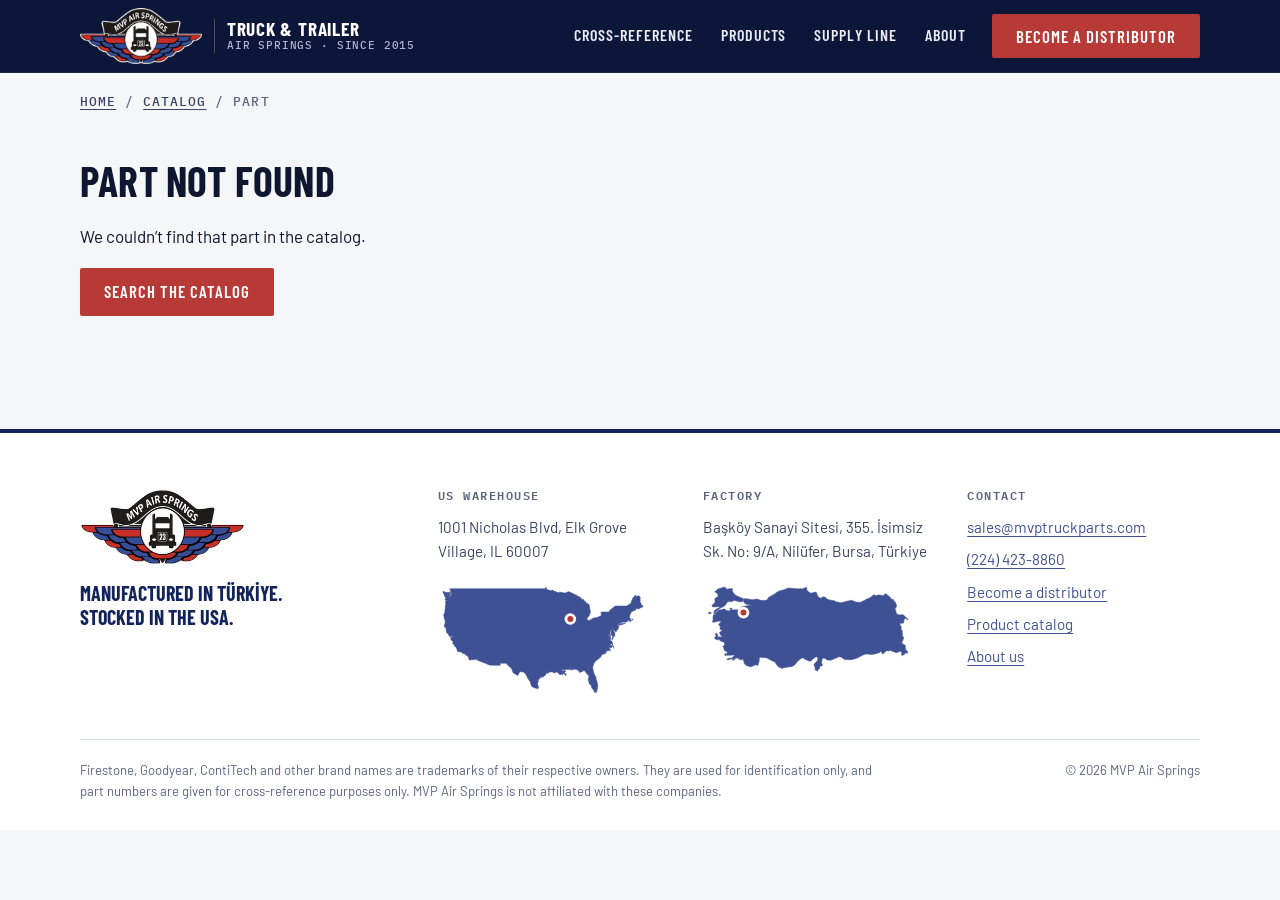
<file: product.html>
<!doctype html>
<html lang="en">
<head>
  <meta charset="utf-8">
  <meta name="viewport" content="width=device-width, initial-scale=1">
  <title>Air Spring — MVP Air Springs</title>
  <meta name="description" content="MVP heavy-duty air spring: technical drawing, dimensions and interchange numbers.">
  <meta name="theme-color" content="#13235B">
  <link rel="icon" href="assets/favicon.ico?v=2" sizes="any">
  <link rel="icon" type="image/png" href="assets/favicon.png?v=2">
  <link rel="apple-touch-icon" href="assets/apple-touch-icon.png?v=2">
  <link rel="preconnect" href="https://fonts.googleapis.com">
  <link rel="preconnect" href="https://fonts.gstatic.com" crossorigin>
  <link rel="stylesheet" href="https://fonts.googleapis.com/css2?family=Barlow+Condensed:wght@600;700&family=Barlow:wght@400;500;600&family=IBM+Plex+Mono:wght@500;600&display=swap">
  <link rel="stylesheet" href="css/site.css?v=20261024o">
  <script src="js/config.js?v=20261024o" defer></script>
  <script src="js/data.js?v=20261024o" defer></script>
  <script src="js/common.js?v=20261024o" defer></script>
  <script type="importmap">{ "imports": { "three": "./js/vendor/three/three.module.min.js" } }</script>
  <script src="js/product.js?v=20261024o" defer></script>
</head>
<body>
<a class="skip-link" href="#main">Skip to content</a>

<header class="site-header">
  <div class="wrap">
    <a class="brand" href="index.html" aria-label="MVP Air Springs home">
      <img src="assets/logo.webp" width="320" height="147" alt="MVP Air Springs">
      <span class="brand-name">Truck &amp; trailer<small>AIR SPRINGS · SINCE 2015</small></span>
    </a>
    <button class="nav-toggle" type="button" aria-expanded="false" aria-controls="nav" aria-label="Menu">
      <svg width="22" height="22" viewBox="0 0 24 24" fill="none" stroke="currentColor" stroke-width="2" aria-hidden="true"><path d="M3 6h18M3 12h18M3 18h18"/></svg>
    </button>
    <nav class="nav" id="nav" aria-label="Main">
      <a href="index.html#cross-reference">Cross-reference</a>
      <a href="products.html">Products</a>
      <a href="index.html#supply-line">Supply line</a>
      <a href="about.html">About</a>
      <a class="btn btn-red" href="distributors.html">Become a distributor</a>
    </nav>
  </div>
</header>

<main id="main">
  <div class="wrap">
    <nav class="crumbs" aria-label="Breadcrumb"><a href="index.html">Home</a> / <a href="products.html">Catalog</a> / <span data-crumb aria-current="page">Part</span></nav>
    <div data-product><p class="count" style="padding:40px 0">Loading part…</p></div>
  </div>
</main>

<footer class="site-footer">
  <div class="wrap">
    <div class="footer-grid">
      <div>
        <a class="brand" href="index.html" aria-label="MVP Air Springs home"><img src="assets/logo.webp" width="320" height="147" alt="MVP Air Springs" loading="lazy"></a>
        <p class="footer-tag">Manufactured in <span lang="tr">Türkiye</span>.<br>Stocked in the USA.</p>
      </div>
      <div>
        <h2>US warehouse</h2>
        <address data-config="warehouseAddress"></address>
        <svg class="footer-map" viewBox="-6 -6 252 141" role="img" aria-label="Map of the United States marking Elk Grove Village, Illinois"><path class="land" d="M207.9 22.7L209.1 22.7L210.8 22.7L212.5 22.7L214.2 22.7L216.0 22.7L217.7 22.7L219.4 22.7L221.2 22.7L221.6 21.7L222.5 21.4L223.3 21.0L223.9 21.3L224.1 20.6L224.6 19.9L225.0 19.4L225.7 18.9L226.1 18.2L226.2 17.2L226.4 16.2L227.2 15.2L227.4 13.9L228.0 13.2L228.6 12.4L229.7 11.1L230.1 10.5L230.6 9.9L231.4 10.1L231.6 11.1L233.0 11.0L233.8 10.8L234.5 10.5L235.4 10.9L236.1 11.5L236.6 11.9L236.6 13.5L236.6 14.9L236.7 16.5L236.7 17.8L236.6 18.7L237.0 19.3L237.7 19.6L238.0 20.4L238.0 21.3L238.4 21.8L239.4 21.9L239.6 22.8L239.9 23.4L239.2 24.4L238.0 24.5L237.5 25.0L236.5 25.0L236.2 25.6L235.6 26.0L235.2 25.3L234.2 25.6L233.6 26.0L232.8 26.2L232.6 25.3L231.8 25.7L231.4 27.1L231.1 27.8L230.2 28.0L229.6 28.4L228.9 28.0L228.6 28.7L227.8 29.0L226.7 29.2L226.0 30.7L225.3 31.3L224.8 32.5L224.2 33.5L224.1 34.3L224.6 34.9L224.0 35.5L223.6 36.1L223.1 36.6L224.1 37.0L224.9 38.2L225.3 39.4L226.2 39.8L227.5 39.3L227.1 38.5L226.5 38.0L227.6 38.6L227.7 39.4L227.2 40.0L225.8 40.3L224.7 40.8L224.7 39.9L223.4 40.7L222.6 41.0L222.5 40.2L221.9 39.6L221.5 40.3L221.5 41.2L220.1 41.9L218.8 41.9L218.1 42.1L217.2 42.1L215.6 42.2L214.9 42.4L212.6 43.5L211.8 44.2L211.1 44.7L211.4 43.3L211.2 42.4L211.2 43.6L210.7 44.8L210.2 45.3L209.7 46.0L210.6 46.5L211.0 47.1L210.8 47.9L210.6 49.2L210.1 50.2L209.8 50.8L209.1 51.1L209.1 52.0L208.4 52.3L207.5 54.0L206.9 54.2L207.1 53.2L206.5 52.9L205.7 52.5L204.5 51.4L204.7 50.3L205.2 49.7L206.0 49.5L206.4 48.9L205.3 49.5L204.8 49.9L204.2 50.6L204.3 51.5L205.0 52.5L205.1 53.5L205.4 54.2L205.9 54.9L206.3 55.4L205.9 56.1L206.5 56.6L206.1 57.2L205.7 57.9L205.2 58.9L204.2 61.1L203.8 61.7L203.3 62.2L202.8 63.6L202.6 62.3L203.0 61.2L203.4 60.5L203.9 59.4L203.2 59.0L202.8 58.3L203.0 57.5L202.3 57.7L201.6 57.3L201.3 56.6L201.7 56.0L202.5 56.1L201.8 55.5L201.3 54.9L201.7 54.4L201.2 53.9L202.0 53.6L201.5 53.0L201.9 52.3L202.6 52.1L203.1 51.3L202.3 51.1L201.9 51.9L201.4 52.3L200.8 52.8L200.6 53.8L200.4 54.8L200.4 56.4L200.8 57.0L199.8 56.4L200.8 57.8L201.1 58.5L200.1 58.0L199.3 57.8L198.9 57.2L198.0 56.9L197.4 56.6L197.8 55.8L198.3 55.1L197.7 55.7L197.2 56.4L197.2 57.4L198.2 57.3L198.8 58.2L199.8 58.5L200.6 59.1L201.4 59.7L201.3 60.6L200.5 60.8L199.2 59.5L198.6 58.7L198.1 58.3L198.7 59.0L199.6 60.2L200.2 60.9L201.3 61.4L201.5 62.2L200.8 62.7L199.4 61.8L200.0 62.7L200.9 63.3L201.3 63.8L200.9 64.4L200.0 63.7L198.3 62.7L197.3 62.7L198.4 63.0L199.3 63.4L199.9 64.2L200.4 64.6L201.5 64.6L202.5 64.9L202.8 65.6L203.5 68.4L204.4 70.2L203.7 69.1L203.3 68.2L203.0 66.7L202.6 67.4L203.1 68.2L203.3 69.0L202.7 68.5L201.9 68.2L201.4 68.6L200.8 69.3L199.7 69.2L199.5 68.4L199.5 69.4L200.0 69.9L201.0 69.8L202.2 69.8L202.2 70.7L202.6 70.1L203.3 69.8L203.6 70.8L202.7 72.2L202.1 72.8L200.9 72.7L200.3 72.2L199.4 72.6L198.2 72.1L200.1 73.1L200.0 74.0L199.3 74.9L198.1 74.0L198.5 74.7L199.4 75.1L200.6 74.9L200.4 76.0L199.6 76.1L198.8 76.4L197.8 76.3L197.3 76.8L196.8 76.4L196.2 77.7L195.7 78.2L194.8 79.2L194.5 80.3L194.4 79.1L194.3 80.1L192.5 80.4L191.8 80.7L190.7 81.5L189.5 83.1L189.2 84.0L189.1 83.1L189.1 84.3L188.3 85.0L187.6 85.2L187.0 86.1L186.2 86.2L185.8 87.2L184.9 87.4L184.4 87.8L183.5 87.7L183.9 88.2L183.5 88.9L182.6 88.1L182.7 88.9L182.6 89.8L182.1 90.7L181.4 91.0L181.1 91.8L180.7 92.6L180.5 93.7L180.2 94.7L179.8 95.6L179.6 96.3L179.8 97.5L180.1 99.4L180.7 101.9L181.3 103.7L182.2 105.8L183.5 108.4L183.5 109.4L183.5 110.3L184.0 111.8L183.4 110.3L183.4 108.5L183.1 109.3L182.9 108.6L182.7 107.7L182.8 109.3L183.2 110.3L185.0 115.4L185.4 116.0L185.7 117.5L185.7 118.7L185.4 121.0L185.4 122.5L184.6 123.7L184.5 124.6L183.9 125.7L182.8 126.1L181.7 126.2L181.0 125.7L182.0 125.5L181.3 125.0L180.8 123.8L180.3 123.1L179.4 122.2L178.8 121.8L178.4 120.9L178.1 119.4L178.0 118.6L177.3 118.0L177.3 117.0L176.6 117.2L176.1 116.8L175.7 116.1L175.0 114.4L174.6 113.9L175.4 112.9L175.9 112.1L175.2 111.5L175.0 112.4L174.5 112.8L174.1 112.1L174.5 110.0L174.8 108.7L174.9 107.2L174.4 105.8L172.2 103.7L170.5 101.2L169.1 100.3L168.0 100.5L167.8 101.2L167.0 101.4L165.9 102.0L165.0 102.3L163.8 102.5L163.4 101.7L163.0 101.0L162.3 100.2L162.6 99.3L162.0 99.8L160.2 99.1L159.1 98.8L159.9 98.6L159.1 98.3L158.4 98.6L156.9 98.9L156.0 99.1L156.8 98.6L156.3 98.0L155.7 98.8L154.8 99.3L152.6 99.6L153.5 99.3L153.1 98.7L152.8 97.6L152.1 98.7L151.2 98.9L149.8 99.0L149.0 98.7L148.2 98.9L147.4 99.1L146.6 99.7L146.0 100.0L144.5 99.4L143.8 98.9L142.9 99.4L142.6 100.1L143.1 100.5L144.3 100.5L145.1 100.2L145.4 101.2L146.1 100.8L146.8 100.6L147.0 101.7L146.3 102.0L145.7 102.5L146.1 103.5L147.5 104.3L148.0 104.8L148.4 105.3L147.9 105.8L147.1 106.1L146.6 105.0L146.1 104.7L145.2 104.3L144.8 103.7L143.7 103.3L144.1 103.8L144.0 104.8L143.4 105.5L143.1 104.7L142.2 104.5L141.5 105.3L140.1 105.0L139.0 104.5L139.1 103.7L138.0 103.2L137.4 102.2L136.4 101.7L135.7 102.1L134.9 103.1L133.2 102.9L132.0 102.3L131.1 102.0L129.0 102.0L128.2 101.8L128.6 101.3L127.9 101.8L127.3 102.6L125.3 103.5L124.5 104.0L125.5 103.2L124.6 103.3L124.6 102.1L124.0 102.5L123.6 103.3L124.0 104.1L123.5 104.7L122.9 105.2L122.4 106.2L120.8 107.4L120.0 107.9L119.3 108.2L118.6 108.6L119.3 108.0L118.2 107.8L117.5 108.2L117.0 107.7L117.2 108.7L116.6 109.5L116.0 110.1L115.1 110.4L114.6 110.9L114.5 111.9L113.5 112.0L114.0 113.0L113.6 114.3L113.2 114.8L112.4 114.4L113.2 115.2L113.1 116.2L113.2 117.7L113.4 119.1L114.3 121.3L114.0 122.0L113.4 122.2L112.8 121.7L111.9 121.4L110.7 121.3L109.9 121.1L109.0 120.5L108.2 120.2L107.4 119.7L106.4 119.3L105.9 117.7L105.6 117.1L105.1 116.3L105.0 115.2L104.9 114.4L104.4 113.1L103.8 112.7L103.2 111.9L102.7 111.0L102.3 110.4L101.5 109.5L101.3 108.7L100.5 107.0L100.1 106.2L99.6 105.1L98.9 104.4L98.4 103.7L97.3 102.7L96.8 102.0L95.5 102.0L94.5 101.9L93.3 101.5L92.4 102.0L91.4 102.7L91.0 103.7L90.8 104.7L90.2 105.4L89.6 106.1L88.5 105.7L87.5 105.0L86.7 104.5L85.6 104.0L85.2 103.5L84.4 103.1L84.0 102.5L83.5 101.6L83.3 100.9L82.6 98.5L82.3 97.8L81.5 97.1L80.8 96.6L79.8 95.7L78.6 94.4L77.7 93.6L76.7 92.8L76.3 92.1L75.9 91.6L75.0 91.6L74.1 91.6L73.2 91.6L72.3 91.6L71.3 91.6L70.4 91.6L69.5 91.6L68.6 91.6L68.6 92.7L68.6 93.9L67.1 93.9L65.6 93.9L64.2 93.9L62.7 93.9L61.2 93.9L59.8 93.9L58.3 93.9L56.8 93.9L54.9 93.2L52.9 92.4L50.9 91.6L48.9 90.9L47.0 90.1L45.0 89.3L43.0 88.6L41.1 87.8L41.5 86.7L39.9 86.9L38.7 87.0L37.5 87.1L36.3 87.2L35.1 87.3L33.9 87.4L32.7 87.5L31.5 87.7L31.3 86.8L30.9 86.2L30.7 84.7L30.1 83.7L28.8 82.4L28.1 82.0L27.6 81.5L26.8 81.3L26.3 80.8L25.8 79.9L24.4 79.9L23.1 79.4L22.6 78.7L22.0 78.3L21.2 77.8L20.2 77.9L19.4 77.6L17.9 77.6L17.3 77.2L17.0 76.5L16.8 75.1L16.8 74.2L16.0 73.7L15.8 72.6L14.9 71.6L14.2 71.3L13.6 70.3L12.7 68.8L11.8 67.9L11.6 66.6L12.1 65.8L11.8 64.7L10.6 64.4L9.6 63.3L9.6 62.5L9.2 61.6L9.1 60.4L9.7 61.0L10.3 61.5L11.0 61.9L10.6 61.1L10.0 60.3L9.7 59.6L10.4 59.0L12.4 59.0L13.2 58.9L12.3 58.8L11.3 58.6L10.6 58.9L9.9 58.5L9.2 59.4L8.4 59.7L7.6 59.1L7.2 58.0L7.6 58.5L7.2 57.7L6.6 56.9L5.9 56.4L5.3 55.7L4.2 54.5L4.1 53.4L3.7 52.1L3.9 51.3L3.6 49.9L2.5 48.3L1.6 47.5L1.4 46.2L1.8 45.1L2.1 44.5L2.4 43.7L2.4 42.8L2.7 41.6L2.5 40.3L1.9 39.5L2.1 38.4L1.5 37.7L1.2 36.8L1.3 35.3L0.7 34.1L1.1 33.1L1.5 31.4L2.1 31.0L2.2 29.8L2.4 27.7L2.5 26.2L2.7 25.2L2.7 23.9L3.2 20.7L3.2 19.7L3.1 18.4L3.2 16.8L4.3 16.6L5.2 16.5L5.8 16.8L5.2 16.1L4.2 16.0L3.4 16.1L2.8 15.6L2.8 14.4L3.2 15.3L3.4 14.1L2.7 13.7L3.6 12.5L2.8 12.2L2.1 11.3L1.7 10.2L1.4 8.9L1.0 8.3L0.4 7.6L0.0 6.3L0.0 5.2L1.2 5.6L2.2 5.9L3.1 6.3L5.9 6.5L7.0 6.7L8.0 6.4L8.4 7.5L8.0 8.5L6.9 9.5L6.6 10.1L7.4 10.2L7.2 9.4L7.9 8.9L8.3 8.4L8.8 7.9L8.6 8.7L8.8 9.6L8.9 10.8L8.1 11.2L7.4 10.8L7.0 11.6L7.9 11.6L8.8 11.5L9.1 10.8L9.8 10.4L9.7 9.6L9.6 8.8L9.9 7.7L10.3 7.1L9.8 6.5L9.1 6.3L9.6 5.7L9.2 5.2L8.6 4.9L9.2 4.5L9.1 3.6L8.6 3.2L8.0 2.0L10.2 2.0L12.0 2.0L13.7 2.0L15.5 2.0L17.3 2.0L19.1 2.0L20.8 2.0L22.6 2.0L24.4 2.0L26.1 2.0L27.9 2.0L29.7 2.0L31.5 2.0L33.2 2.0L35.0 2.0L36.8 2.0L38.6 2.0L40.3 2.0L42.1 2.0L43.9 2.0L45.6 2.0L47.4 2.0L49.2 2.0L51.0 2.0L52.7 2.0L54.5 2.0L56.3 2.0L58.1 2.0L59.8 2.0L61.6 2.0L63.4 2.0L65.1 2.0L66.9 2.0L68.7 2.0L70.5 2.0L72.2 2.0L74.0 2.0L75.8 2.0L77.6 2.0L79.3 2.0L81.1 2.0L82.9 2.0L84.6 2.0L86.4 2.0L88.2 2.0L90.0 2.0L91.7 2.0L93.5 2.0L95.3 2.0L97.1 2.0L98.8 2.0L100.6 2.0L102.4 2.0L104.1 2.0L105.9 2.0L107.7 2.0L109.5 2.0L111.2 2.0L113.0 2.0L114.8 2.0L116.6 2.0L118.3 2.0L120.1 2.0L121.9 2.0L122.9 2.0L122.9 0.9L123.8 0.1L124.2 1.3L124.7 2.6L125.1 3.3L126.0 3.5L127.5 3.7L128.3 4.0L128.9 4.4L129.9 4.2L130.8 3.9L131.6 3.9L132.5 4.2L133.6 4.7L134.1 5.2L134.6 5.7L135.3 5.4L136.6 6.1L137.5 6.6L138.5 6.8L139.2 6.6L140.0 6.1L141.0 6.4L143.0 6.6L143.9 6.5L144.3 7.1L145.3 7.1L146.2 7.1L147.3 7.0L148.2 6.6L148.9 6.3L150.1 5.8L151.1 5.6L152.0 6.0L152.7 6.3L153.7 6.8L154.7 7.3L155.9 7.9L157.1 8.5L158.2 9.0L158.9 9.4L160.0 9.9L160.8 10.4L161.6 10.8L162.4 11.2L163.2 11.6L164.0 12.0L164.8 12.4L165.6 12.9L166.0 14.2L166.5 14.7L167.2 15.1L167.9 14.8L168.6 14.7L168.8 15.6L169.1 16.8L170.2 17.0L171.2 17.2L171.0 18.5L171.8 19.0L172.7 19.5L173.8 20.1L174.4 20.4L175.3 20.9L175.6 22.3L175.7 23.2L175.9 24.1L176.0 25.0L176.2 25.9L176.4 27.0L176.6 27.9L176.8 28.9L177.0 30.2L176.3 31.8L175.9 32.8L175.5 34.5L174.9 35.5L174.0 36.4L173.1 36.8L172.8 37.6L173.3 39.2L174.0 39.7L174.7 40.1L175.8 40.1L176.7 39.5L177.7 38.9L178.6 38.4L179.6 37.8L180.6 37.3L181.6 37.1L183.1 36.8L184.9 36.5L185.7 36.1L186.9 35.6L188.2 35.0L189.3 34.5L190.3 33.9L190.0 33.2L189.8 31.7L189.3 30.7L190.0 30.4L190.7 30.1L192.3 29.9L193.3 29.9L194.7 29.9L195.9 29.9L197.3 29.9L199.1 29.9L199.6 29.1L200.1 28.3L200.6 27.7L201.5 26.8L202.4 26.1L203.3 25.5L205.0 23.9L205.9 23.3L206.7 22.9L207.7 22.8ZM217.0 43.6L218.0 43.4L219.1 43.3L217.7 44.1L216.8 44.5L216.0 44.7L214.2 45.4L212.4 45.7L211.3 45.8L210.7 45.5L211.3 44.7L212.1 44.3L213.0 44.0L214.2 43.9L215.7 43.7L216.6 43.6L217.6 42.9L217.0 43.6ZM235.0 26.2L234.5 26.7L234.1 26.1L234.5 25.6L235.0 26.1ZM225.4 41.6L224.2 41.9L224.7 41.2L225.4 41.6ZM204.4 73.6L204.7 72.3L204.6 71.0L204.8 71.9L204.6 73.4ZM200.4 76.7L201.5 75.3L201.0 75.8L200.4 76.7ZM184.3 126.1L183.5 127.1L183.9 126.3L184.4 125.7L184.8 125.1L184.3 126.1ZM113.7 114.9L114.0 113.7L114.7 112.4L114.2 113.6L113.7 114.9ZM114.5 120.8L114.1 119.9L113.5 117.4L113.5 115.9L113.8 117.5L114.4 120.1ZM8.9 6.3L9.7 7.2L8.8 7.0L8.5 6.3L8.3 5.7L8.7 5.1L8.4 5.9L8.9 6.3ZM205.3 59.8L205.7 58.8L206.1 57.9L205.8 58.8L205.3 59.8ZM185.1 115.0L184.3 113.1L184.1 112.0L184.4 112.9L185.1 115.0Z"/><circle class="pin-ring" cx="152.8" cy="38.4" r="7"/><circle class="pin-dot" cx="152.8" cy="38.4" r="3.6"/></svg>
      </div>
      <div>
        <h2>Factory</h2>
        <address data-config="factoryAddress"></address>
        <svg class="footer-map" viewBox="-6 -6 252 113" role="img" aria-label="Map of Türkiye marking Bursa"><path class="land" d="M3.8 31.6L0.9 32.1L0.0 31.6L0.9 30.6L2.6 30.0L3.9 30.9ZM198.5 9.3L199.4 9.6L201.0 10.0L201.9 10.5L203.8 9.6L205.7 9.7L207.3 9.8L208.2 10.0L209.3 10.3L210.5 10.5L211.1 10.1L211.8 8.6L213.2 8.2L214.1 8.3L215.0 9.7L216.1 10.1L217.9 11.9L219.1 12.7L219.1 13.8L219.8 14.4L220.7 14.6L221.7 14.6L222.7 15.1L222.9 16.6L223.7 17.6L224.6 18.1L225.1 18.8L226.0 21.0L226.3 22.2L226.2 23.3L225.6 24.5L224.4 26.0L224.7 26.6L224.9 27.4L225.7 29.9L226.1 31.1L225.6 31.7L227.1 32.6L229.0 33.4L229.8 33.5L232.0 33.2L233.4 33.1L234.8 33.8L236.8 35.6L239.0 37.8L239.4 38.5L240.0 39.4L238.8 38.9L237.1 37.5L236.2 38.1L235.5 39.1L234.6 43.1L234.0 43.5L232.8 43.5L231.3 43.4L230.3 43.6L230.5 44.9L230.7 45.7L231.3 47.0L232.0 47.6L231.9 49.0L231.6 50.0L231.9 50.9L232.7 52.1L233.2 52.5L233.0 54.7L233.3 55.7L233.5 57.0L233.4 59.2L233.8 60.0L235.2 60.3L234.5 61.9L234.1 63.7L233.1 65.4L232.6 66.5L232.4 67.5L234.0 68.1L234.7 68.8L236.8 70.1L237.2 70.7L236.6 71.5L236.9 72.3L237.0 73.1L236.9 74.0L237.0 75.1L238.7 76.4L239.7 77.5L239.3 78.6L239.4 79.6L238.1 79.3L236.9 79.6L236.0 80.4L234.8 81.2L233.8 82.0L233.3 82.5L232.5 82.0L232.4 78.9L232.2 78.1L231.7 77.6L230.6 77.1L229.0 77.8L227.7 78.5L225.7 78.5L224.3 78.3L221.1 77.1L219.5 76.6L218.4 76.2L216.4 76.9L215.6 76.7L214.4 76.1L212.7 78.1L210.4 80.1L209.2 80.4L208.6 78.4L208.1 77.7L207.2 77.3L205.4 78.8L203.3 79.6L201.5 80.1L198.6 80.7L196.4 81.0L195.5 81.0L193.4 80.8L191.6 80.4L189.8 80.4L188.5 80.6L185.3 82.0L179.8 84.9L175.7 86.4L173.4 86.9L171.6 87.3L168.4 87.3L165.9 87.1L164.2 87.1L163.2 86.7L161.8 85.5L160.1 84.4L159.4 84.1L158.4 83.9L157.0 83.7L153.4 85.5L152.3 85.9L151.0 86.3L148.6 87.3L147.5 87.9L146.1 87.8L144.4 87.7L142.9 87.7L141.8 86.9L141.3 86.0L139.2 85.5L137.7 85.3L137.0 87.0L136.3 90.1L136.2 90.9L137.5 94.0L136.5 94.7L135.5 94.7L134.8 95.0L134.2 95.5L133.8 98.2L132.6 98.7L132.0 99.3L131.4 101.0L129.1 99.7L128.1 99.6L128.9 98.3L128.1 95.7L127.1 93.3L128.0 91.7L129.9 89.8L131.8 87.6L131.8 86.3L131.7 85.3L131.2 84.5L130.1 83.6L128.3 84.6L127.0 85.7L126.2 86.0L125.2 86.6L124.8 87.7L123.7 88.6L121.9 89.0L119.2 88.0L116.2 86.6L114.6 85.4L113.2 85.1L112.0 85.6L108.2 88.5L104.7 92.8L103.9 93.5L100.6 95.3L98.4 95.9L97.4 95.8L93.1 96.6L91.0 96.7L89.3 97.7L86.0 96.6L84.1 95.3L82.9 94.0L81.0 91.0L79.6 89.6L76.6 88.4L71.2 85.4L69.8 85.0L66.2 84.6L62.4 84.3L61.6 85.4L61.3 89.8L60.6 91.0L60.3 93.3L59.9 93.9L59.1 94.3L58.0 93.6L57.2 93.3L55.3 94.3L51.6 95.6L50.4 95.7L46.1 94.1L44.6 93.0L43.5 91.9L43.2 89.9L42.6 88.8L42.2 87.1L41.4 86.7L40.4 87.4L39.5 87.4L38.2 87.0L35.3 85.3L33.0 85.2L31.7 87.2L30.6 87.8L29.5 88.0L30.3 86.2L26.8 86.4L24.9 87.4L23.5 87.2L22.4 86.8L23.6 86.0L24.6 85.6L28.4 85.2L29.3 84.9L30.3 83.4L32.0 82.2L30.9 81.7L25.1 82.0L21.1 81.8L20.6 82.4L19.8 80.9L20.4 80.1L21.3 80.2L23.4 79.5L23.2 78.1L21.7 77.2L20.3 76.5L19.4 75.9L19.2 74.2L18.5 72.4L17.5 71.5L19.5 70.4L19.9 67.9L19.6 66.4L18.7 66.2L16.0 65.0L15.2 65.1L14.3 63.8L12.7 62.8L11.9 63.2L11.4 63.6L10.7 63.4L9.5 62.6L8.3 62.1L7.8 61.5L8.5 60.0L9.4 60.1L9.5 58.9L8.8 57.0L8.9 55.9L9.7 55.7L10.6 55.9L11.5 57.0L11.8 58.2L11.6 59.3L12.2 60.3L12.9 59.5L13.8 59.8L14.9 60.0L17.9 59.3L18.5 58.7L16.3 58.8L15.5 58.2L14.7 57.0L14.1 55.9L13.7 54.6L15.5 53.5L16.9 51.7L16.3 51.2L15.0 51.1L14.4 50.5L14.3 49.7L14.8 49.0L14.8 48.0L13.2 45.7L12.7 45.2L13.1 44.4L14.3 43.1L15.6 41.5L14.5 40.8L10.2 41.5L8.5 42.1L5.6 42.4L5.4 41.5L6.1 39.3L6.0 35.8L6.4 33.9L8.1 33.4L10.1 30.6L13.4 27.3L16.8 27.4L18.2 26.5L20.2 26.4L20.6 27.1L22.6 28.6L25.8 28.5L26.6 28.1L27.3 27.6L25.9 26.0L26.3 25.5L27.6 25.5L29.1 25.9L28.8 26.7L28.3 27.6L32.8 27.3L37.1 27.7L38.5 27.5L41.8 27.5L42.4 26.9L41.4 26.2L40.4 26.0L39.8 25.6L39.1 25.1L41.2 23.6L42.4 23.3L48.1 22.3L52.3 21.9L51.8 21.5L46.3 20.7L45.0 20.1L43.2 18.6L42.3 17.5L42.6 16.0L42.9 14.8L43.6 14.1L45.8 14.0L53.3 15.2L58.6 14.5L64.4 16.3L70.0 15.9L71.2 15.1L72.6 12.5L80.4 8.1L83.2 5.9L86.1 4.6L91.2 3.3L95.5 1.4L96.7 1.2L106.8 2.1L113.8 2.2L117.0 0.5L118.9 1.1L118.4 2.2L118.5 3.3L119.6 4.8L120.7 5.9L123.9 7.4L128.5 6.1L130.1 6.6L131.7 10.8L133.0 12.2L134.6 13.2L135.9 13.4L136.8 12.4L137.6 11.9L139.2 11.8L141.9 13.2L142.9 14.7L147.4 15.8L151.6 16.4L153.4 17.6L159.3 18.8L161.5 18.7L165.2 17.3L172.4 15.9L177.2 17.9L178.5 18.2L179.6 18.0L181.2 18.6L182.9 18.3L188.2 15.9L189.9 14.6L191.6 14.2L193.2 13.4L197.3 10.8L198.5 9.3ZM29.4 2.0L29.1 3.8L29.8 5.9L31.7 8.7L33.6 10.1L41.1 13.6L42.5 13.9L42.2 15.4L41.7 16.6L41.2 17.5L39.0 18.0L32.9 16.5L31.4 16.3L30.3 16.6L28.3 17.8L26.1 17.4L22.9 18.1L22.1 20.2L19.9 22.7L16.4 24.7L13.8 25.7L10.0 29.5L8.3 31.8L7.6 32.2L6.7 32.5L7.0 31.5L7.4 30.5L7.3 28.7L8.6 27.5L9.8 26.6L13.2 25.0L14.1 23.7L11.4 23.7L8.7 24.0L7.0 23.8L5.5 23.9L5.0 22.7L4.6 22.0L5.5 21.7L6.4 20.4L7.2 19.5L8.3 18.4L8.6 17.7L8.3 16.6L8.2 15.3L8.3 13.8L10.9 12.1L11.7 11.9L12.0 11.2L11.8 9.4L11.4 7.9L10.4 7.4L9.3 6.4L8.2 6.1L8.3 5.2L10.6 4.3L11.0 3.2L11.4 2.3L12.7 2.1L14.2 1.9L15.2 1.6L16.3 1.1L16.8 0.6L19.1 0.3L20.4 0.2L21.2 1.1L22.6 2.4L23.4 2.8L25.0 2.1L25.9 2.1L27.1 1.8L29.4 2.0Z"/><circle class="pin-ring" cx="42.5" cy="30.7" r="7"/><circle class="pin-dot" cx="42.5" cy="30.7" r="3.6"/></svg>
      </div>
      <div>
        <h2>Contact</h2>
        <ul>
          <li><span data-config="email" data-link="mailto"></span></li>
          <li><span data-config="phone" data-link="tel"></span></li>
          <li><a href="distributors.html">Become a distributor</a></li>
          <li><a href="products.html">Product catalog</a></li>
          <li><a href="about.html">About us</a></li>
        </ul>
      </div>
    </div>
    <div class="disclaimer">
      <p>Firestone, Goodyear, ContiTech and other brand names are trademarks of their respective owners. They are used for identification only, and part numbers are given for cross-reference purposes only. MVP Air Springs is not affiliated with these companies.</p>
      <p>© <span data-year></span> MVP Air Springs</p>
    </div>
  </div>
</footer>
</body>
</html>
</file>
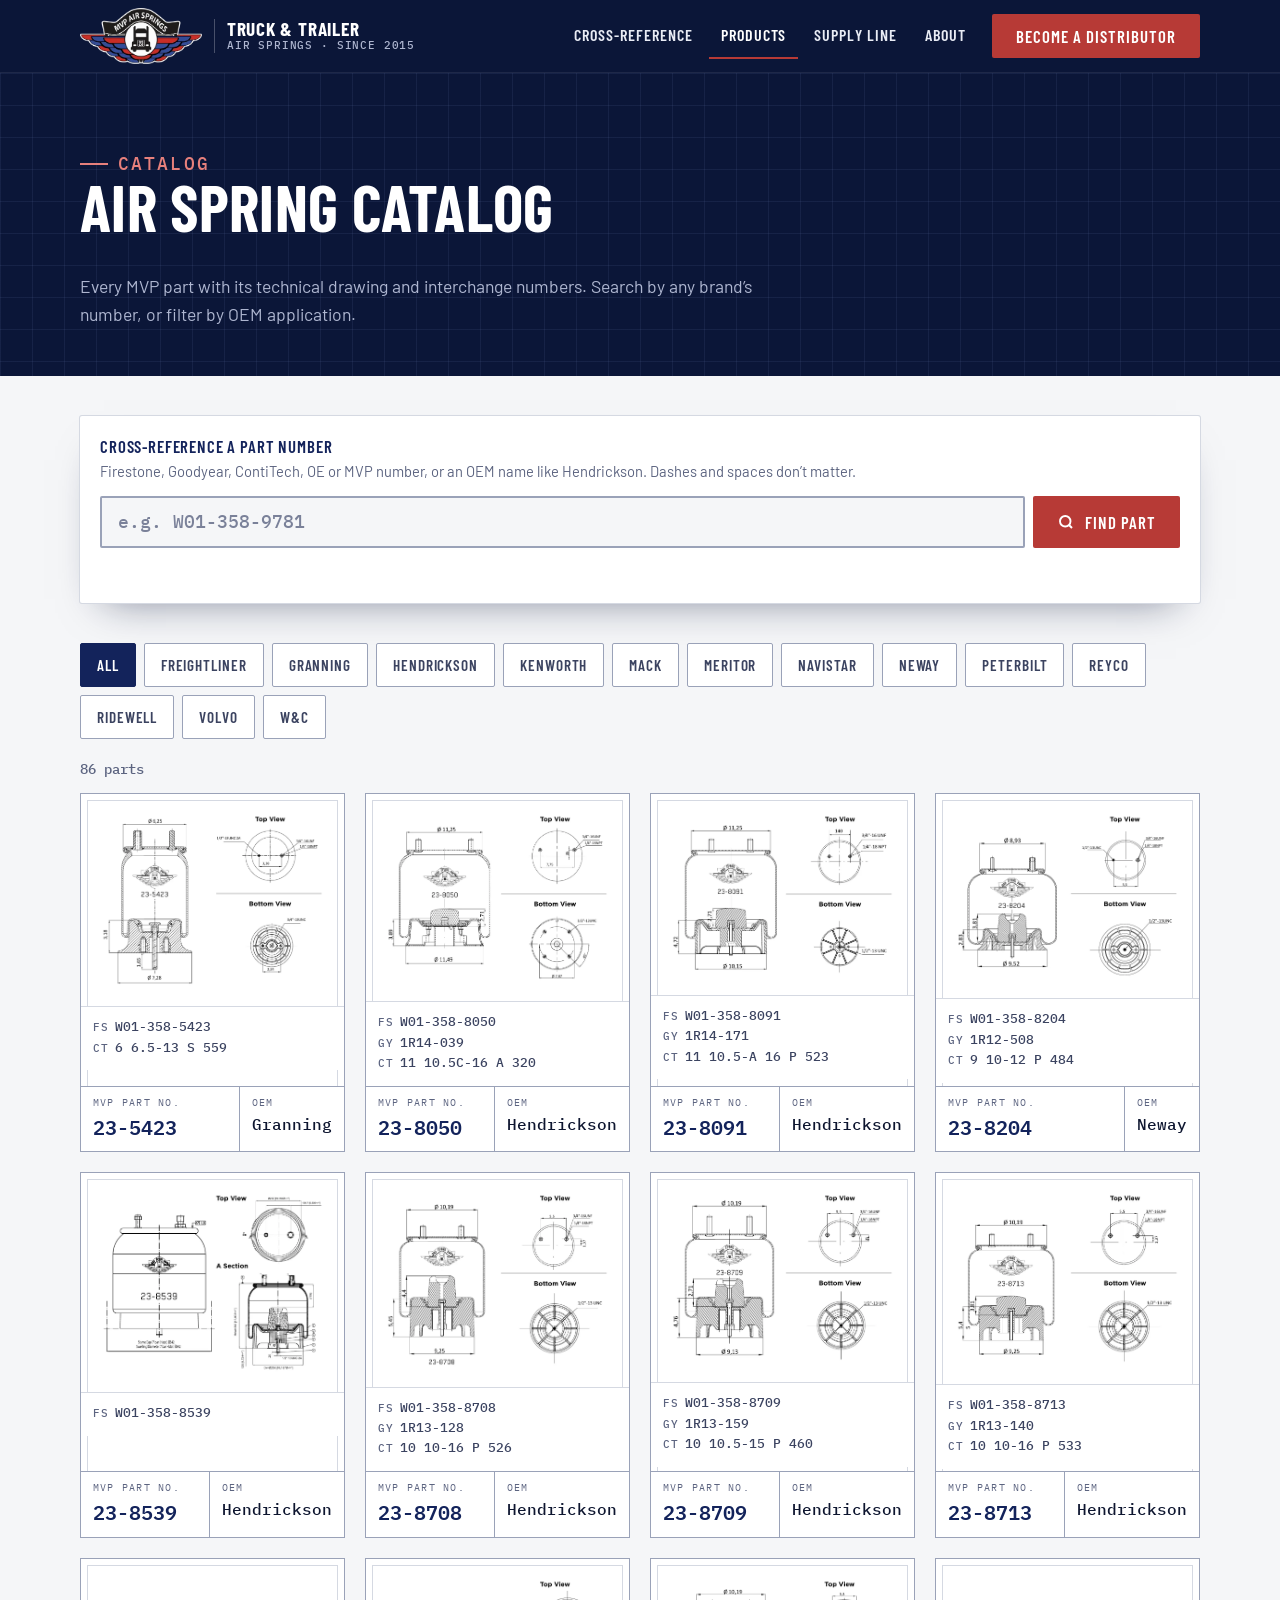
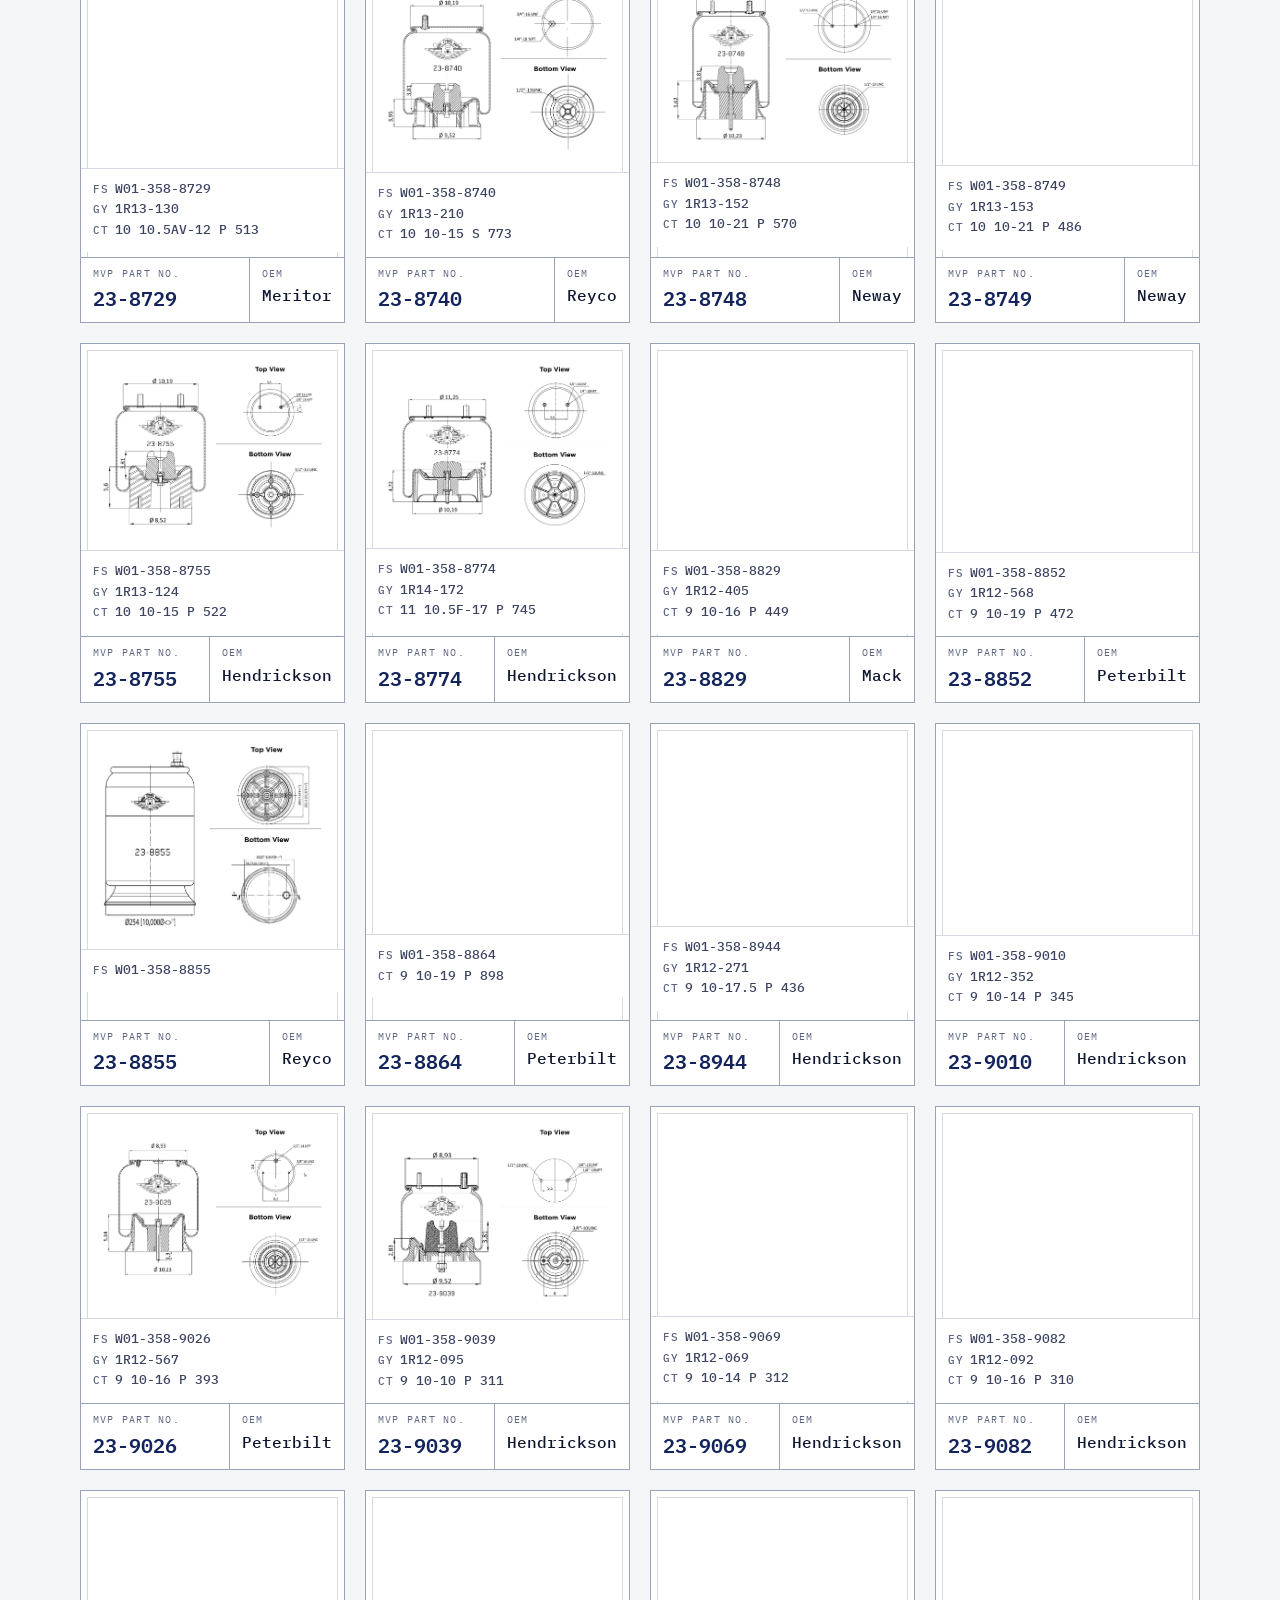
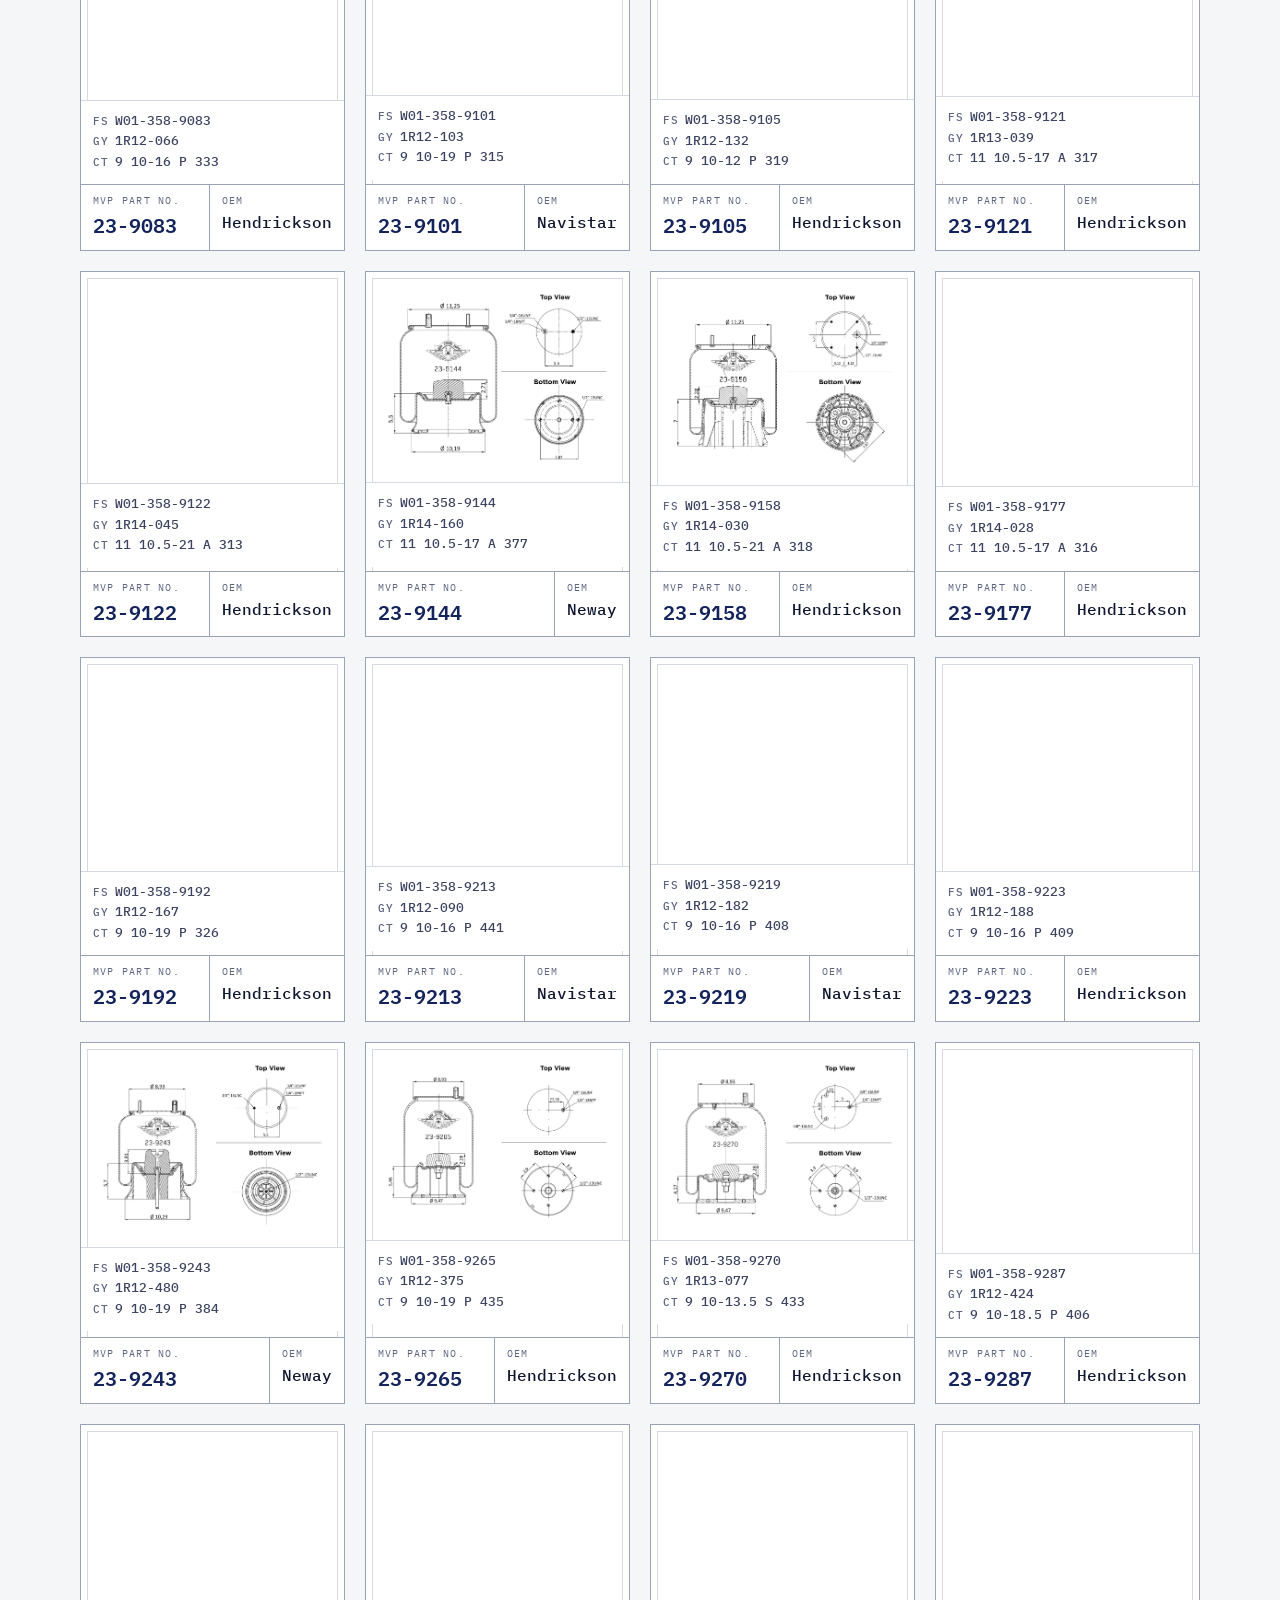
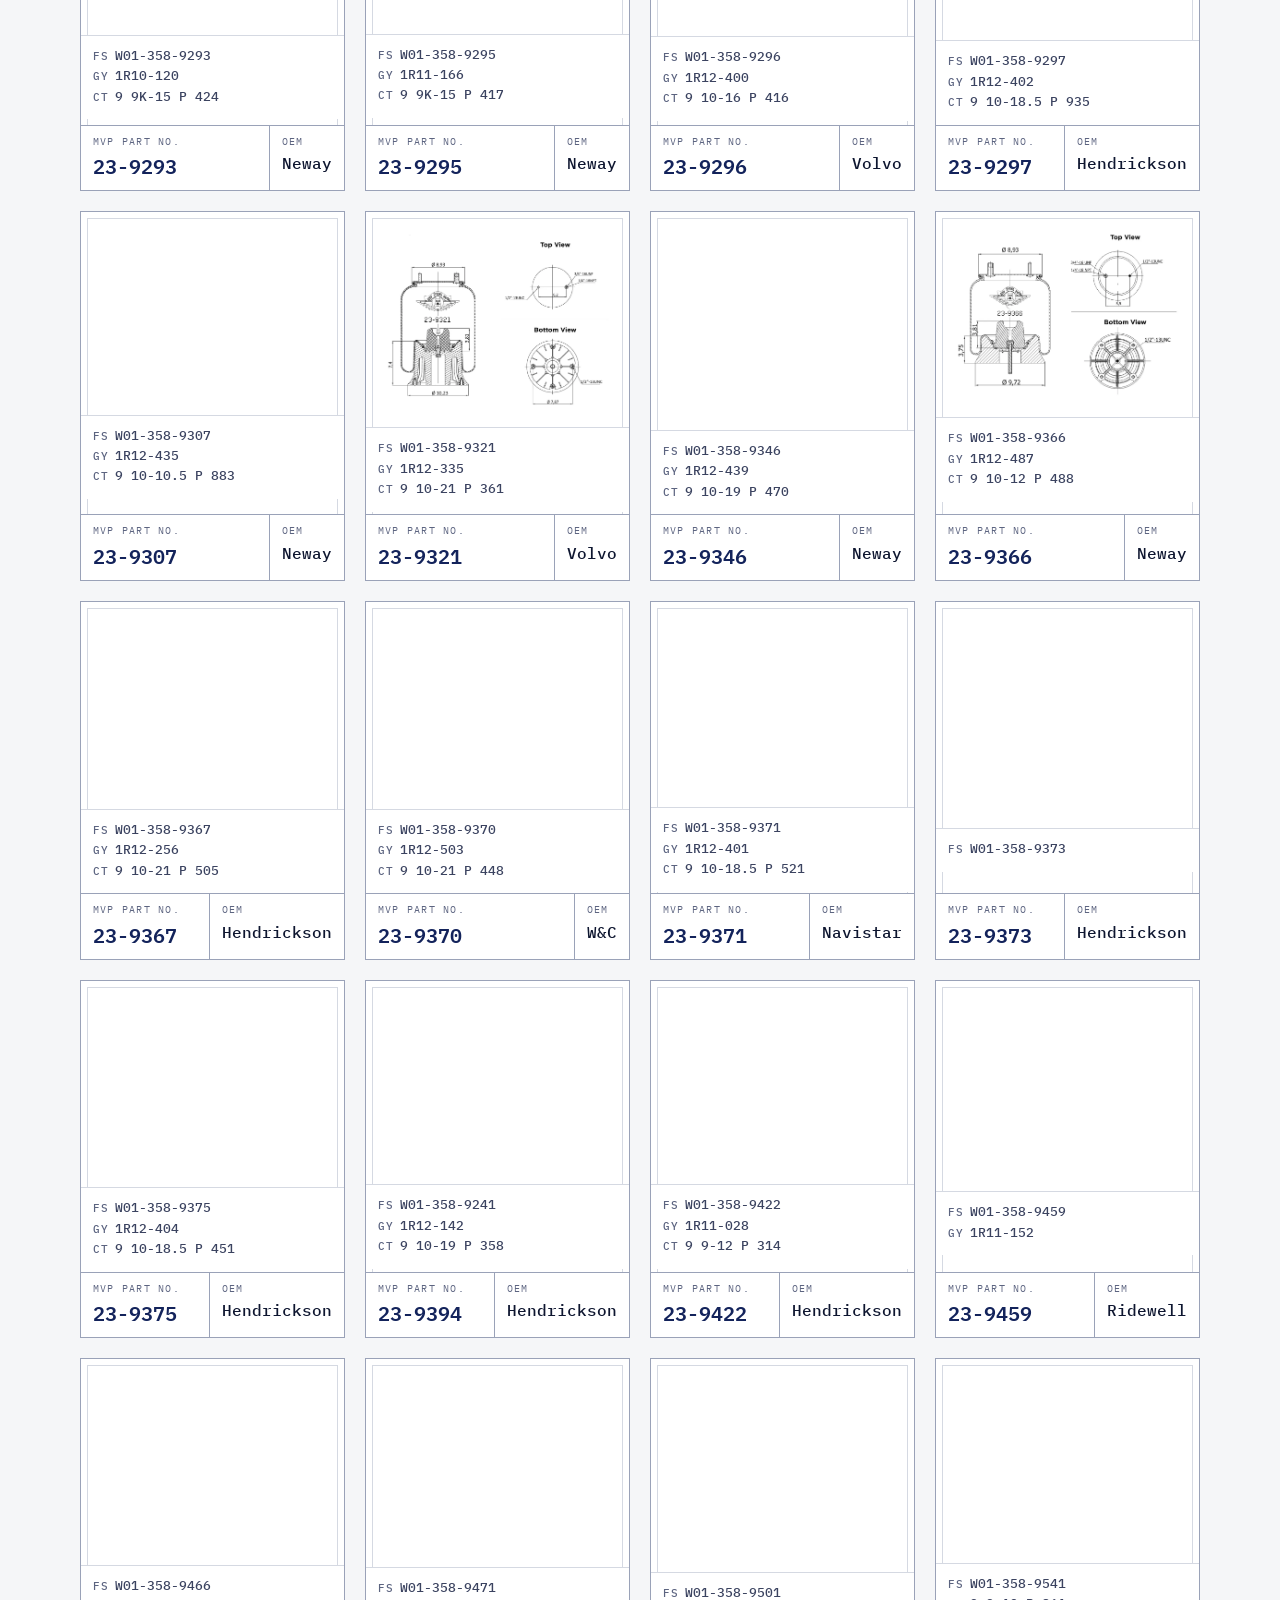
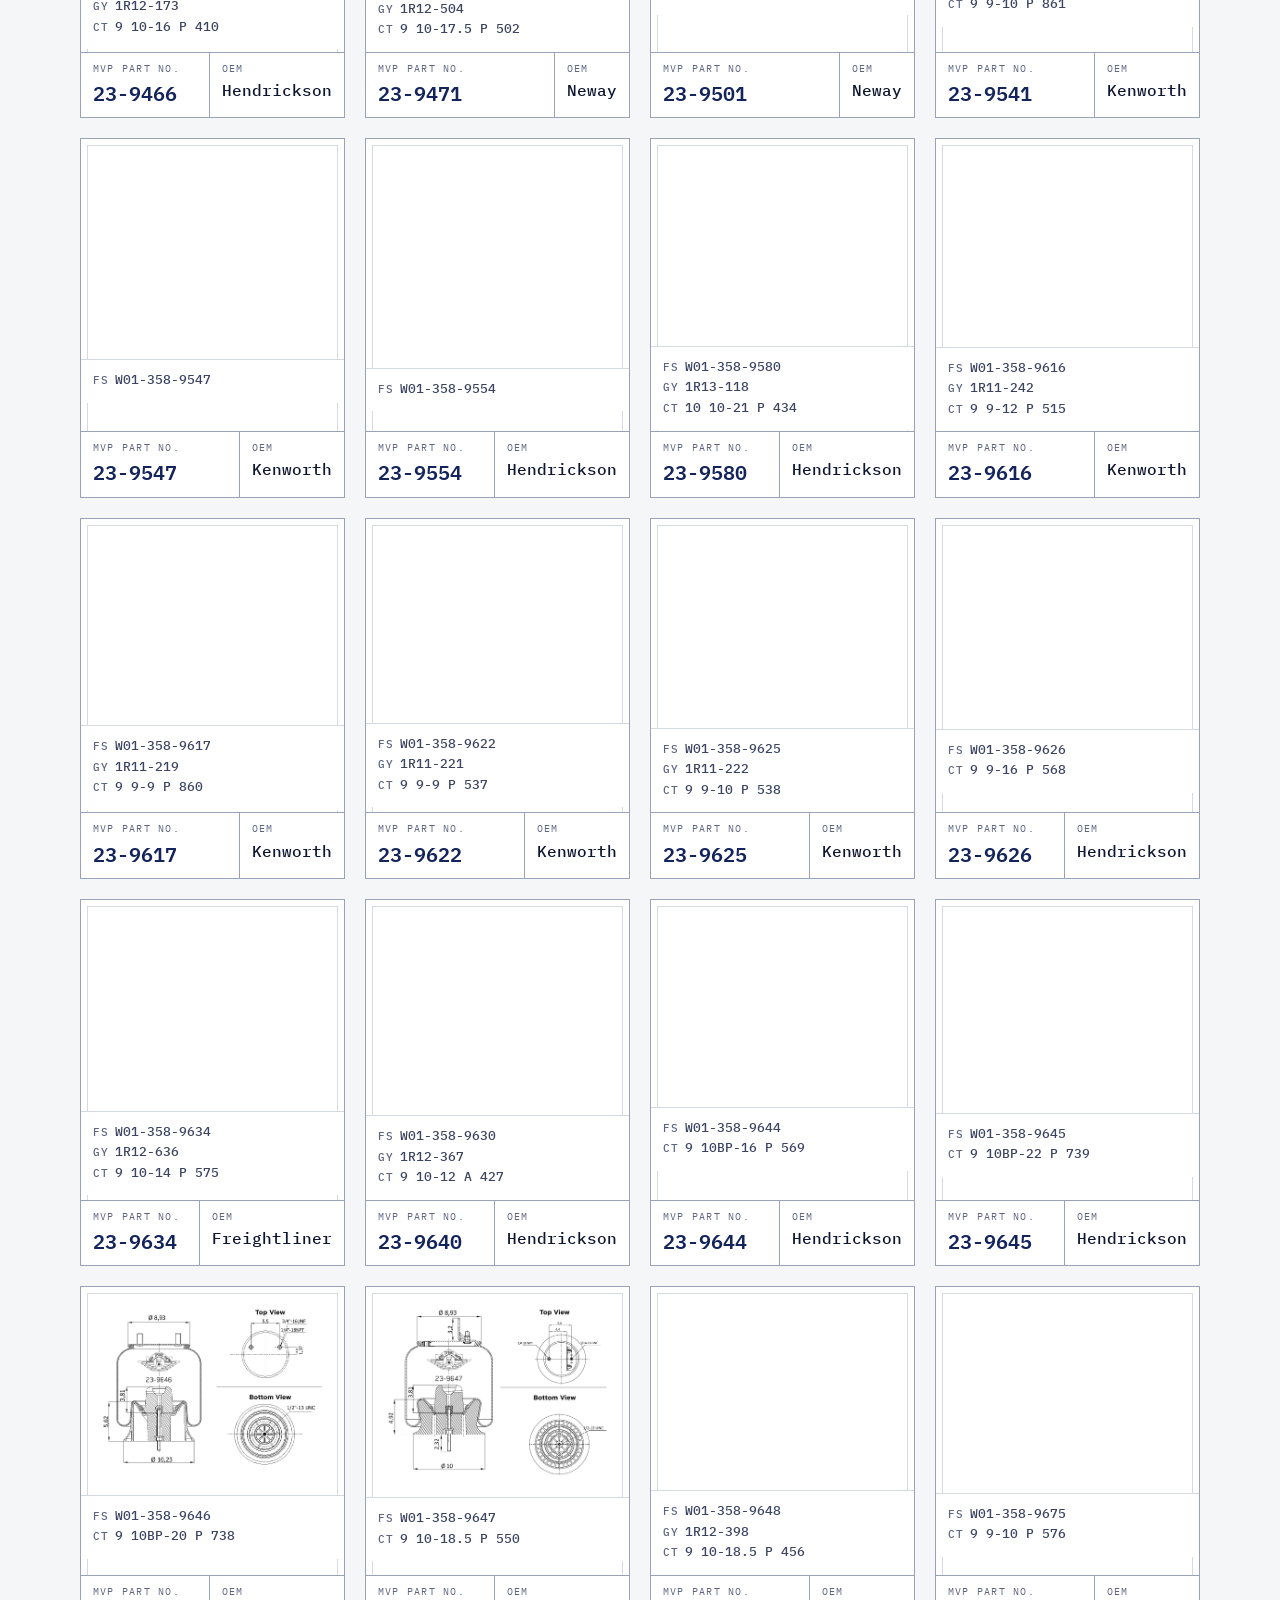
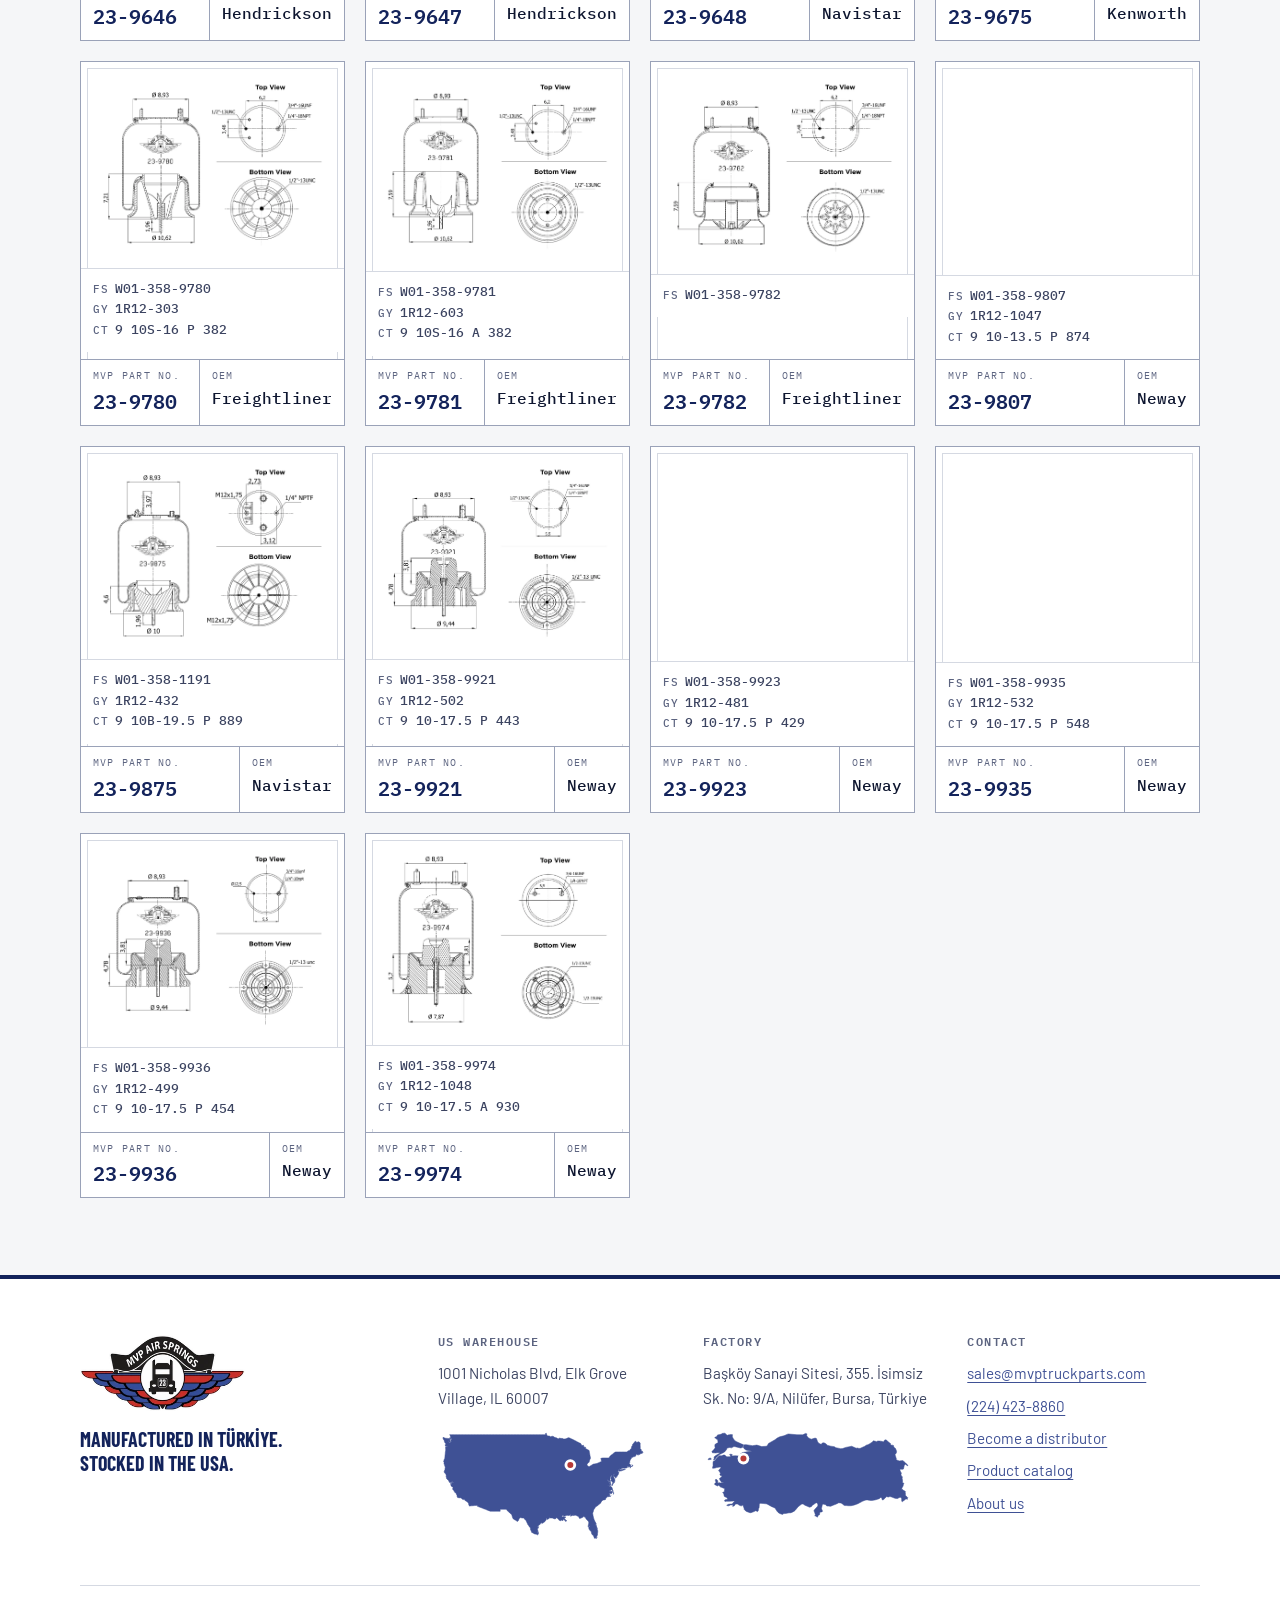
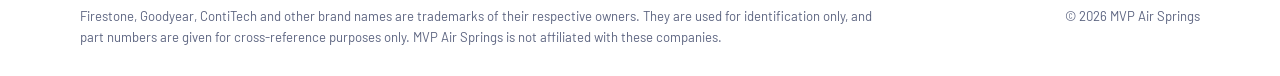
<file: products.html>
<!doctype html>
<html lang="en">
<head>
  <meta charset="utf-8">
  <meta name="viewport" content="width=device-width, initial-scale=1">
  <title>Air Spring Catalog — MVP Air Springs</title>
  <meta name="description" content="All MVP heavy-duty air springs with technical drawings and Firestone, Goodyear, ContiTech and OE cross-reference numbers.">
  <meta name="theme-color" content="#13235B">
  <link rel="icon" href="assets/favicon.ico?v=2" sizes="any">
  <link rel="icon" type="image/png" href="assets/favicon.png?v=2">
  <link rel="apple-touch-icon" href="assets/apple-touch-icon.png?v=2">
  <link rel="preconnect" href="https://fonts.googleapis.com">
  <link rel="preconnect" href="https://fonts.gstatic.com" crossorigin>
  <link rel="stylesheet" href="https://fonts.googleapis.com/css2?family=Barlow+Condensed:wght@600;700&family=Barlow:wght@400;500;600&family=IBM+Plex+Mono:wght@500;600&display=swap">
  <link rel="stylesheet" href="css/site.css?v=20261024o">
  <script src="js/config.js?v=20261024o" defer></script>
  <script src="js/data.js?v=20261024o" defer></script>
  <script src="js/common.js?v=20261024o" defer></script>
  <script src="js/xref.js?v=20261024o" defer></script>
  <script src="js/catalog.js?v=20261024o" defer></script>
</head>
<body>
<a class="skip-link" href="#main">Skip to content</a>

<header class="site-header">
  <div class="wrap">
    <a class="brand" href="index.html" aria-label="MVP Air Springs home">
      <img src="assets/logo.webp" width="320" height="147" alt="MVP Air Springs">
      <span class="brand-name">Truck &amp; trailer<small>AIR SPRINGS · SINCE 2015</small></span>
    </a>
    <button class="nav-toggle" type="button" aria-expanded="false" aria-controls="nav" aria-label="Menu">
      <svg width="22" height="22" viewBox="0 0 24 24" fill="none" stroke="currentColor" stroke-width="2" aria-hidden="true"><path d="M3 6h18M3 12h18M3 18h18"/></svg>
    </button>
    <nav class="nav" id="nav" aria-label="Main">
      <a href="index.html#cross-reference">Cross-reference</a>
      <a href="products.html">Products</a>
      <a href="index.html#supply-line">Supply line</a>
      <a href="about.html">About</a>
      <a class="btn btn-red" href="distributors.html">Become a distributor</a>
    </nav>
  </div>
</header>

<main id="main">
  <section class="page-head on-dark" aria-labelledby="page-title">
    <div class="wrap">
      <p class="eyebrow">Catalog</p>
      <h1 id="page-title">Air spring catalog</h1>
      <p>Every MVP part with its technical drawing and interchange numbers. Search by any brand’s number, or filter by OEM application.</p>
    </div>
  </section>

  <section class="section" style="padding-top:40px" aria-label="Parts">
    <div class="wrap">
      <form class="xref" role="search" data-xref style="max-width:none;margin-bottom:40px">
        <label for="xref-q">Cross-reference a part number</label>
        <p class="hint" id="xref-hint">Firestone, Goodyear, ContiTech, OE or MVP number, or an OEM name like Hendrickson. Dashes and spaces don’t matter.</p>
        <div class="xref-row">
          <input id="xref-q" name="q" type="search" inputmode="search" autocomplete="off" spellcheck="false" placeholder="e.g. W01-358-9781" aria-describedby="xref-hint xref-status">
          <button class="btn btn-red" type="submit">
            <svg viewBox="0 0 24 24" fill="none" stroke="currentColor" stroke-width="2.5" aria-hidden="true"><circle cx="11" cy="11" r="7"/><path d="m20 20-4-4"/></svg>
            Find part
          </button>
        </div>
        <p class="xref-status" id="xref-status" role="status" aria-live="polite"></p>
        <ul class="xref-results" aria-label="Matching MVP parts"></ul>
      </form>

      <h2 class="visually-hidden">All parts</h2>
      <div class="filters" role="group" aria-label="Filter by OEM application" data-filters></div>
      <p class="count" data-count aria-live="polite"></p>
      <ul class="catalog" data-catalog aria-label="All parts"></ul>
    </div>
  </section>
</main>

<footer class="site-footer">
  <div class="wrap">
    <div class="footer-grid">
      <div>
        <a class="brand" href="index.html" aria-label="MVP Air Springs home"><img src="assets/logo.webp" width="320" height="147" alt="MVP Air Springs" loading="lazy"></a>
        <p class="footer-tag">Manufactured in <span lang="tr">Türkiye</span>.<br>Stocked in the USA.</p>
      </div>
      <div>
        <h2>US warehouse</h2>
        <address data-config="warehouseAddress"></address>
        <svg class="footer-map" viewBox="-6 -6 252 141" role="img" aria-label="Map of the United States marking Elk Grove Village, Illinois"><path class="land" d="M207.9 22.7L209.1 22.7L210.8 22.7L212.5 22.7L214.2 22.7L216.0 22.7L217.7 22.7L219.4 22.7L221.2 22.7L221.6 21.7L222.5 21.4L223.3 21.0L223.9 21.3L224.1 20.6L224.6 19.9L225.0 19.4L225.7 18.9L226.1 18.2L226.2 17.2L226.4 16.2L227.2 15.2L227.4 13.9L228.0 13.2L228.6 12.4L229.7 11.1L230.1 10.5L230.6 9.9L231.4 10.1L231.6 11.1L233.0 11.0L233.8 10.8L234.5 10.5L235.4 10.9L236.1 11.5L236.6 11.9L236.6 13.5L236.6 14.9L236.7 16.5L236.7 17.8L236.6 18.7L237.0 19.3L237.7 19.6L238.0 20.4L238.0 21.3L238.4 21.8L239.4 21.9L239.6 22.8L239.9 23.4L239.2 24.4L238.0 24.5L237.5 25.0L236.5 25.0L236.2 25.6L235.6 26.0L235.2 25.3L234.2 25.6L233.6 26.0L232.8 26.2L232.6 25.3L231.8 25.7L231.4 27.1L231.1 27.8L230.2 28.0L229.6 28.4L228.9 28.0L228.6 28.7L227.8 29.0L226.7 29.2L226.0 30.7L225.3 31.3L224.8 32.5L224.2 33.5L224.1 34.3L224.6 34.9L224.0 35.5L223.6 36.1L223.1 36.6L224.1 37.0L224.9 38.2L225.3 39.4L226.2 39.8L227.5 39.3L227.1 38.5L226.5 38.0L227.6 38.6L227.7 39.4L227.2 40.0L225.8 40.3L224.7 40.8L224.7 39.9L223.4 40.7L222.6 41.0L222.5 40.2L221.9 39.6L221.5 40.3L221.5 41.2L220.1 41.9L218.8 41.9L218.1 42.1L217.2 42.1L215.6 42.2L214.9 42.4L212.6 43.5L211.8 44.2L211.1 44.7L211.4 43.3L211.2 42.4L211.2 43.6L210.7 44.8L210.2 45.3L209.7 46.0L210.6 46.5L211.0 47.1L210.8 47.9L210.6 49.2L210.1 50.2L209.8 50.8L209.1 51.1L209.1 52.0L208.4 52.3L207.5 54.0L206.9 54.2L207.1 53.2L206.5 52.9L205.7 52.5L204.5 51.4L204.7 50.3L205.2 49.7L206.0 49.5L206.4 48.9L205.3 49.5L204.8 49.9L204.2 50.6L204.3 51.5L205.0 52.5L205.1 53.5L205.4 54.2L205.9 54.9L206.3 55.4L205.9 56.1L206.5 56.6L206.1 57.2L205.7 57.9L205.2 58.9L204.2 61.1L203.8 61.7L203.3 62.2L202.8 63.6L202.6 62.3L203.0 61.2L203.4 60.5L203.9 59.4L203.2 59.0L202.8 58.3L203.0 57.5L202.3 57.7L201.6 57.3L201.3 56.6L201.7 56.0L202.5 56.1L201.8 55.5L201.3 54.9L201.7 54.4L201.2 53.9L202.0 53.6L201.5 53.0L201.9 52.3L202.6 52.1L203.1 51.3L202.3 51.1L201.9 51.9L201.4 52.3L200.8 52.8L200.6 53.8L200.4 54.8L200.4 56.4L200.8 57.0L199.8 56.4L200.8 57.8L201.1 58.5L200.1 58.0L199.3 57.8L198.9 57.2L198.0 56.9L197.4 56.6L197.8 55.8L198.3 55.1L197.7 55.7L197.2 56.4L197.2 57.4L198.2 57.3L198.8 58.2L199.8 58.5L200.6 59.1L201.4 59.7L201.3 60.6L200.5 60.8L199.2 59.5L198.6 58.7L198.1 58.3L198.7 59.0L199.6 60.2L200.2 60.9L201.3 61.4L201.5 62.2L200.8 62.7L199.4 61.8L200.0 62.7L200.9 63.3L201.3 63.8L200.9 64.4L200.0 63.7L198.3 62.7L197.3 62.7L198.4 63.0L199.3 63.4L199.9 64.2L200.4 64.6L201.5 64.6L202.5 64.9L202.8 65.6L203.5 68.4L204.4 70.2L203.7 69.1L203.3 68.2L203.0 66.7L202.6 67.4L203.1 68.2L203.3 69.0L202.7 68.5L201.9 68.2L201.4 68.6L200.8 69.3L199.7 69.2L199.5 68.4L199.5 69.4L200.0 69.9L201.0 69.8L202.2 69.8L202.2 70.7L202.6 70.1L203.3 69.8L203.6 70.8L202.7 72.2L202.1 72.8L200.9 72.7L200.3 72.2L199.4 72.6L198.2 72.1L200.1 73.1L200.0 74.0L199.3 74.9L198.1 74.0L198.5 74.7L199.4 75.1L200.6 74.9L200.4 76.0L199.6 76.1L198.8 76.4L197.8 76.3L197.3 76.8L196.8 76.4L196.2 77.7L195.7 78.2L194.8 79.2L194.5 80.3L194.4 79.1L194.3 80.1L192.5 80.4L191.8 80.7L190.7 81.5L189.5 83.1L189.2 84.0L189.1 83.1L189.1 84.3L188.3 85.0L187.6 85.2L187.0 86.1L186.2 86.2L185.8 87.2L184.9 87.4L184.4 87.8L183.5 87.7L183.9 88.2L183.5 88.9L182.6 88.1L182.7 88.9L182.6 89.8L182.1 90.7L181.4 91.0L181.1 91.8L180.7 92.6L180.5 93.7L180.2 94.7L179.8 95.6L179.6 96.3L179.8 97.5L180.1 99.4L180.7 101.9L181.3 103.7L182.2 105.8L183.5 108.4L183.5 109.4L183.5 110.3L184.0 111.8L183.4 110.3L183.4 108.5L183.1 109.3L182.9 108.6L182.7 107.7L182.8 109.3L183.2 110.3L185.0 115.4L185.4 116.0L185.7 117.5L185.7 118.7L185.4 121.0L185.4 122.5L184.6 123.7L184.5 124.6L183.9 125.7L182.8 126.1L181.7 126.2L181.0 125.7L182.0 125.5L181.3 125.0L180.8 123.8L180.3 123.1L179.4 122.2L178.8 121.8L178.4 120.9L178.1 119.4L178.0 118.6L177.3 118.0L177.3 117.0L176.6 117.2L176.1 116.8L175.7 116.1L175.0 114.4L174.6 113.9L175.4 112.9L175.9 112.1L175.2 111.5L175.0 112.4L174.5 112.8L174.1 112.1L174.5 110.0L174.8 108.7L174.9 107.2L174.4 105.8L172.2 103.7L170.5 101.2L169.1 100.3L168.0 100.5L167.8 101.2L167.0 101.4L165.9 102.0L165.0 102.3L163.8 102.5L163.4 101.7L163.0 101.0L162.3 100.2L162.6 99.3L162.0 99.8L160.2 99.1L159.1 98.8L159.9 98.6L159.1 98.3L158.4 98.6L156.9 98.9L156.0 99.1L156.8 98.6L156.3 98.0L155.7 98.8L154.8 99.3L152.6 99.6L153.5 99.3L153.1 98.7L152.8 97.6L152.1 98.7L151.2 98.9L149.8 99.0L149.0 98.7L148.2 98.9L147.4 99.1L146.6 99.7L146.0 100.0L144.5 99.4L143.8 98.9L142.9 99.4L142.6 100.1L143.1 100.5L144.3 100.5L145.1 100.2L145.4 101.2L146.1 100.8L146.8 100.6L147.0 101.7L146.3 102.0L145.7 102.5L146.1 103.5L147.5 104.3L148.0 104.8L148.4 105.3L147.9 105.8L147.1 106.1L146.6 105.0L146.1 104.7L145.2 104.3L144.8 103.7L143.7 103.3L144.1 103.8L144.0 104.8L143.4 105.5L143.1 104.7L142.2 104.5L141.5 105.3L140.1 105.0L139.0 104.5L139.1 103.7L138.0 103.2L137.4 102.2L136.4 101.7L135.7 102.1L134.9 103.1L133.2 102.9L132.0 102.3L131.1 102.0L129.0 102.0L128.2 101.8L128.6 101.3L127.9 101.8L127.3 102.6L125.3 103.5L124.5 104.0L125.5 103.2L124.6 103.3L124.6 102.1L124.0 102.5L123.6 103.3L124.0 104.1L123.5 104.7L122.9 105.2L122.4 106.2L120.8 107.4L120.0 107.9L119.3 108.2L118.6 108.6L119.3 108.0L118.2 107.8L117.5 108.2L117.0 107.7L117.2 108.7L116.6 109.5L116.0 110.1L115.1 110.4L114.6 110.9L114.5 111.9L113.5 112.0L114.0 113.0L113.6 114.3L113.2 114.8L112.4 114.4L113.2 115.2L113.1 116.2L113.2 117.7L113.4 119.1L114.3 121.3L114.0 122.0L113.4 122.2L112.8 121.7L111.9 121.4L110.7 121.3L109.9 121.1L109.0 120.5L108.2 120.2L107.4 119.7L106.4 119.3L105.9 117.7L105.6 117.1L105.1 116.3L105.0 115.2L104.9 114.4L104.4 113.1L103.8 112.7L103.2 111.9L102.7 111.0L102.3 110.4L101.5 109.5L101.3 108.7L100.5 107.0L100.1 106.2L99.6 105.1L98.9 104.4L98.4 103.7L97.3 102.7L96.8 102.0L95.5 102.0L94.5 101.9L93.3 101.5L92.4 102.0L91.4 102.7L91.0 103.7L90.8 104.7L90.2 105.4L89.6 106.1L88.5 105.7L87.5 105.0L86.7 104.5L85.6 104.0L85.2 103.5L84.4 103.1L84.0 102.5L83.5 101.6L83.3 100.9L82.6 98.5L82.3 97.8L81.5 97.1L80.8 96.6L79.8 95.7L78.6 94.4L77.7 93.6L76.7 92.8L76.3 92.1L75.9 91.6L75.0 91.6L74.1 91.6L73.2 91.6L72.3 91.6L71.3 91.6L70.4 91.6L69.5 91.6L68.6 91.6L68.6 92.7L68.6 93.9L67.1 93.9L65.6 93.9L64.2 93.9L62.7 93.9L61.2 93.9L59.8 93.9L58.3 93.9L56.8 93.9L54.9 93.2L52.9 92.4L50.9 91.6L48.9 90.9L47.0 90.1L45.0 89.3L43.0 88.6L41.1 87.8L41.5 86.7L39.9 86.9L38.7 87.0L37.5 87.1L36.3 87.2L35.1 87.3L33.9 87.4L32.7 87.5L31.5 87.7L31.3 86.8L30.9 86.2L30.7 84.7L30.1 83.7L28.8 82.4L28.1 82.0L27.6 81.5L26.8 81.3L26.3 80.8L25.8 79.9L24.4 79.9L23.1 79.4L22.6 78.7L22.0 78.3L21.2 77.8L20.2 77.9L19.4 77.6L17.9 77.6L17.3 77.2L17.0 76.5L16.8 75.1L16.8 74.2L16.0 73.7L15.8 72.6L14.9 71.6L14.2 71.3L13.6 70.3L12.7 68.8L11.8 67.9L11.6 66.6L12.1 65.8L11.8 64.7L10.6 64.4L9.6 63.3L9.6 62.5L9.2 61.6L9.1 60.4L9.7 61.0L10.3 61.5L11.0 61.9L10.6 61.1L10.0 60.3L9.7 59.6L10.4 59.0L12.4 59.0L13.2 58.9L12.3 58.8L11.3 58.6L10.6 58.9L9.9 58.5L9.2 59.4L8.4 59.7L7.6 59.1L7.2 58.0L7.6 58.5L7.2 57.7L6.6 56.9L5.9 56.4L5.3 55.7L4.2 54.5L4.1 53.4L3.7 52.1L3.9 51.3L3.6 49.9L2.5 48.3L1.6 47.5L1.4 46.2L1.8 45.1L2.1 44.5L2.4 43.7L2.4 42.8L2.7 41.6L2.5 40.3L1.9 39.5L2.1 38.4L1.5 37.7L1.2 36.8L1.3 35.3L0.7 34.1L1.1 33.1L1.5 31.4L2.1 31.0L2.2 29.8L2.4 27.7L2.5 26.2L2.7 25.2L2.7 23.9L3.2 20.7L3.2 19.7L3.1 18.4L3.2 16.8L4.3 16.6L5.2 16.5L5.8 16.8L5.2 16.1L4.2 16.0L3.4 16.1L2.8 15.6L2.8 14.4L3.2 15.3L3.4 14.1L2.7 13.7L3.6 12.5L2.8 12.2L2.1 11.3L1.7 10.2L1.4 8.9L1.0 8.3L0.4 7.6L0.0 6.3L0.0 5.2L1.2 5.6L2.2 5.9L3.1 6.3L5.9 6.5L7.0 6.7L8.0 6.4L8.4 7.5L8.0 8.5L6.9 9.5L6.6 10.1L7.4 10.2L7.2 9.4L7.9 8.9L8.3 8.4L8.8 7.9L8.6 8.7L8.8 9.6L8.9 10.8L8.1 11.2L7.4 10.8L7.0 11.6L7.9 11.6L8.8 11.5L9.1 10.8L9.8 10.4L9.7 9.6L9.6 8.8L9.9 7.7L10.3 7.1L9.8 6.5L9.1 6.3L9.6 5.7L9.2 5.2L8.6 4.9L9.2 4.5L9.1 3.6L8.6 3.2L8.0 2.0L10.2 2.0L12.0 2.0L13.7 2.0L15.5 2.0L17.3 2.0L19.1 2.0L20.8 2.0L22.6 2.0L24.4 2.0L26.1 2.0L27.9 2.0L29.7 2.0L31.5 2.0L33.2 2.0L35.0 2.0L36.8 2.0L38.6 2.0L40.3 2.0L42.1 2.0L43.9 2.0L45.6 2.0L47.4 2.0L49.2 2.0L51.0 2.0L52.7 2.0L54.5 2.0L56.3 2.0L58.1 2.0L59.8 2.0L61.6 2.0L63.4 2.0L65.1 2.0L66.9 2.0L68.7 2.0L70.5 2.0L72.2 2.0L74.0 2.0L75.8 2.0L77.6 2.0L79.3 2.0L81.1 2.0L82.9 2.0L84.6 2.0L86.4 2.0L88.2 2.0L90.0 2.0L91.7 2.0L93.5 2.0L95.3 2.0L97.1 2.0L98.8 2.0L100.6 2.0L102.4 2.0L104.1 2.0L105.9 2.0L107.7 2.0L109.5 2.0L111.2 2.0L113.0 2.0L114.8 2.0L116.6 2.0L118.3 2.0L120.1 2.0L121.9 2.0L122.9 2.0L122.9 0.9L123.8 0.1L124.2 1.3L124.7 2.6L125.1 3.3L126.0 3.5L127.5 3.7L128.3 4.0L128.9 4.4L129.9 4.2L130.8 3.9L131.6 3.9L132.5 4.2L133.6 4.7L134.1 5.2L134.6 5.7L135.3 5.4L136.6 6.1L137.5 6.6L138.5 6.8L139.2 6.6L140.0 6.1L141.0 6.4L143.0 6.6L143.9 6.5L144.3 7.1L145.3 7.1L146.2 7.1L147.3 7.0L148.2 6.6L148.9 6.3L150.1 5.8L151.1 5.6L152.0 6.0L152.7 6.3L153.7 6.8L154.7 7.3L155.9 7.9L157.1 8.5L158.2 9.0L158.9 9.4L160.0 9.9L160.8 10.4L161.6 10.8L162.4 11.2L163.2 11.6L164.0 12.0L164.8 12.4L165.6 12.9L166.0 14.2L166.5 14.7L167.2 15.1L167.9 14.8L168.6 14.7L168.8 15.6L169.1 16.8L170.2 17.0L171.2 17.2L171.0 18.5L171.8 19.0L172.7 19.5L173.8 20.1L174.4 20.4L175.3 20.9L175.6 22.3L175.7 23.2L175.9 24.1L176.0 25.0L176.2 25.9L176.4 27.0L176.6 27.9L176.8 28.9L177.0 30.2L176.3 31.8L175.9 32.8L175.5 34.5L174.9 35.5L174.0 36.4L173.1 36.8L172.8 37.6L173.3 39.2L174.0 39.7L174.7 40.1L175.8 40.1L176.7 39.5L177.7 38.9L178.6 38.4L179.6 37.8L180.6 37.3L181.6 37.1L183.1 36.8L184.9 36.5L185.7 36.1L186.9 35.6L188.2 35.0L189.3 34.5L190.3 33.9L190.0 33.2L189.8 31.7L189.3 30.7L190.0 30.4L190.7 30.1L192.3 29.9L193.3 29.9L194.7 29.9L195.9 29.9L197.3 29.9L199.1 29.9L199.6 29.1L200.1 28.3L200.6 27.7L201.5 26.8L202.4 26.1L203.3 25.5L205.0 23.9L205.9 23.3L206.7 22.9L207.7 22.8ZM217.0 43.6L218.0 43.4L219.1 43.3L217.7 44.1L216.8 44.5L216.0 44.7L214.2 45.4L212.4 45.7L211.3 45.8L210.7 45.5L211.3 44.7L212.1 44.3L213.0 44.0L214.2 43.9L215.7 43.7L216.6 43.6L217.6 42.9L217.0 43.6ZM235.0 26.2L234.5 26.7L234.1 26.1L234.5 25.6L235.0 26.1ZM225.4 41.6L224.2 41.9L224.7 41.2L225.4 41.6ZM204.4 73.6L204.7 72.3L204.6 71.0L204.8 71.9L204.6 73.4ZM200.4 76.7L201.5 75.3L201.0 75.8L200.4 76.7ZM184.3 126.1L183.5 127.1L183.9 126.3L184.4 125.7L184.8 125.1L184.3 126.1ZM113.7 114.9L114.0 113.7L114.7 112.4L114.2 113.6L113.7 114.9ZM114.5 120.8L114.1 119.9L113.5 117.4L113.5 115.9L113.8 117.5L114.4 120.1ZM8.9 6.3L9.7 7.2L8.8 7.0L8.5 6.3L8.3 5.7L8.7 5.1L8.4 5.9L8.9 6.3ZM205.3 59.8L205.7 58.8L206.1 57.9L205.8 58.8L205.3 59.8ZM185.1 115.0L184.3 113.1L184.1 112.0L184.4 112.9L185.1 115.0Z"/><circle class="pin-ring" cx="152.8" cy="38.4" r="7"/><circle class="pin-dot" cx="152.8" cy="38.4" r="3.6"/></svg>
      </div>
      <div>
        <h2>Factory</h2>
        <address data-config="factoryAddress"></address>
        <svg class="footer-map" viewBox="-6 -6 252 113" role="img" aria-label="Map of Türkiye marking Bursa"><path class="land" d="M3.8 31.6L0.9 32.1L0.0 31.6L0.9 30.6L2.6 30.0L3.9 30.9ZM198.5 9.3L199.4 9.6L201.0 10.0L201.9 10.5L203.8 9.6L205.7 9.7L207.3 9.8L208.2 10.0L209.3 10.3L210.5 10.5L211.1 10.1L211.8 8.6L213.2 8.2L214.1 8.3L215.0 9.7L216.1 10.1L217.9 11.9L219.1 12.7L219.1 13.8L219.8 14.4L220.7 14.6L221.7 14.6L222.7 15.1L222.9 16.6L223.7 17.6L224.6 18.1L225.1 18.8L226.0 21.0L226.3 22.2L226.2 23.3L225.6 24.5L224.4 26.0L224.7 26.6L224.9 27.4L225.7 29.9L226.1 31.1L225.6 31.7L227.1 32.6L229.0 33.4L229.8 33.5L232.0 33.2L233.4 33.1L234.8 33.8L236.8 35.6L239.0 37.8L239.4 38.5L240.0 39.4L238.8 38.9L237.1 37.5L236.2 38.1L235.5 39.1L234.6 43.1L234.0 43.5L232.8 43.5L231.3 43.4L230.3 43.6L230.5 44.9L230.7 45.7L231.3 47.0L232.0 47.6L231.9 49.0L231.6 50.0L231.9 50.9L232.7 52.1L233.2 52.5L233.0 54.7L233.3 55.7L233.5 57.0L233.4 59.2L233.8 60.0L235.2 60.3L234.5 61.9L234.1 63.7L233.1 65.4L232.6 66.5L232.4 67.5L234.0 68.1L234.7 68.8L236.8 70.1L237.2 70.7L236.6 71.5L236.9 72.3L237.0 73.1L236.9 74.0L237.0 75.1L238.7 76.4L239.7 77.5L239.3 78.6L239.4 79.6L238.1 79.3L236.9 79.6L236.0 80.4L234.8 81.2L233.8 82.0L233.3 82.5L232.5 82.0L232.4 78.9L232.2 78.1L231.7 77.6L230.6 77.1L229.0 77.8L227.7 78.5L225.7 78.5L224.3 78.3L221.1 77.1L219.5 76.6L218.4 76.2L216.4 76.9L215.6 76.7L214.4 76.1L212.7 78.1L210.4 80.1L209.2 80.4L208.6 78.4L208.1 77.7L207.2 77.3L205.4 78.8L203.3 79.6L201.5 80.1L198.6 80.7L196.4 81.0L195.5 81.0L193.4 80.8L191.6 80.4L189.8 80.4L188.5 80.6L185.3 82.0L179.8 84.9L175.7 86.4L173.4 86.9L171.6 87.3L168.4 87.3L165.9 87.1L164.2 87.1L163.2 86.7L161.8 85.5L160.1 84.4L159.4 84.1L158.4 83.9L157.0 83.7L153.4 85.5L152.3 85.9L151.0 86.3L148.6 87.3L147.5 87.9L146.1 87.8L144.4 87.7L142.9 87.7L141.8 86.9L141.3 86.0L139.2 85.5L137.7 85.3L137.0 87.0L136.3 90.1L136.2 90.9L137.5 94.0L136.5 94.7L135.5 94.7L134.8 95.0L134.2 95.5L133.8 98.2L132.6 98.7L132.0 99.3L131.4 101.0L129.1 99.7L128.1 99.6L128.9 98.3L128.1 95.7L127.1 93.3L128.0 91.7L129.9 89.8L131.8 87.6L131.8 86.3L131.7 85.3L131.2 84.5L130.1 83.6L128.3 84.6L127.0 85.7L126.2 86.0L125.2 86.6L124.8 87.7L123.7 88.6L121.9 89.0L119.2 88.0L116.2 86.6L114.6 85.4L113.2 85.1L112.0 85.6L108.2 88.5L104.7 92.8L103.9 93.5L100.6 95.3L98.4 95.9L97.4 95.8L93.1 96.6L91.0 96.7L89.3 97.7L86.0 96.6L84.1 95.3L82.9 94.0L81.0 91.0L79.6 89.6L76.6 88.4L71.2 85.4L69.8 85.0L66.2 84.6L62.4 84.3L61.6 85.4L61.3 89.8L60.6 91.0L60.3 93.3L59.9 93.9L59.1 94.3L58.0 93.6L57.2 93.3L55.3 94.3L51.6 95.6L50.4 95.7L46.1 94.1L44.6 93.0L43.5 91.9L43.2 89.9L42.6 88.8L42.2 87.1L41.4 86.7L40.4 87.4L39.5 87.4L38.2 87.0L35.3 85.3L33.0 85.2L31.7 87.2L30.6 87.8L29.5 88.0L30.3 86.2L26.8 86.4L24.9 87.4L23.5 87.2L22.4 86.8L23.6 86.0L24.6 85.6L28.4 85.2L29.3 84.9L30.3 83.4L32.0 82.2L30.9 81.7L25.1 82.0L21.1 81.8L20.6 82.4L19.8 80.9L20.4 80.1L21.3 80.2L23.4 79.5L23.2 78.1L21.7 77.2L20.3 76.5L19.4 75.9L19.2 74.2L18.5 72.4L17.5 71.5L19.5 70.4L19.9 67.9L19.6 66.4L18.7 66.2L16.0 65.0L15.2 65.1L14.3 63.8L12.7 62.8L11.9 63.2L11.4 63.6L10.7 63.4L9.5 62.6L8.3 62.1L7.8 61.5L8.5 60.0L9.4 60.1L9.5 58.9L8.8 57.0L8.9 55.9L9.7 55.7L10.6 55.9L11.5 57.0L11.8 58.2L11.6 59.3L12.2 60.3L12.9 59.5L13.8 59.8L14.9 60.0L17.9 59.3L18.5 58.7L16.3 58.8L15.5 58.2L14.7 57.0L14.1 55.9L13.7 54.6L15.5 53.5L16.9 51.7L16.3 51.2L15.0 51.1L14.4 50.5L14.3 49.7L14.8 49.0L14.8 48.0L13.2 45.7L12.7 45.2L13.1 44.4L14.3 43.1L15.6 41.5L14.5 40.8L10.2 41.5L8.5 42.1L5.6 42.4L5.4 41.5L6.1 39.3L6.0 35.8L6.4 33.9L8.1 33.4L10.1 30.6L13.4 27.3L16.8 27.4L18.2 26.5L20.2 26.4L20.6 27.1L22.6 28.6L25.8 28.5L26.6 28.1L27.3 27.6L25.9 26.0L26.3 25.5L27.6 25.5L29.1 25.9L28.8 26.7L28.3 27.6L32.8 27.3L37.1 27.7L38.5 27.5L41.8 27.5L42.4 26.9L41.4 26.2L40.4 26.0L39.8 25.6L39.1 25.1L41.2 23.6L42.4 23.3L48.1 22.3L52.3 21.9L51.8 21.5L46.3 20.7L45.0 20.1L43.2 18.6L42.3 17.5L42.6 16.0L42.9 14.8L43.6 14.1L45.8 14.0L53.3 15.2L58.6 14.5L64.4 16.3L70.0 15.9L71.2 15.1L72.6 12.5L80.4 8.1L83.2 5.9L86.1 4.6L91.2 3.3L95.5 1.4L96.7 1.2L106.8 2.1L113.8 2.2L117.0 0.5L118.9 1.1L118.4 2.2L118.5 3.3L119.6 4.8L120.7 5.9L123.9 7.4L128.5 6.1L130.1 6.6L131.7 10.8L133.0 12.2L134.6 13.2L135.9 13.4L136.8 12.4L137.6 11.9L139.2 11.8L141.9 13.2L142.9 14.7L147.4 15.8L151.6 16.4L153.4 17.6L159.3 18.8L161.5 18.7L165.2 17.3L172.4 15.9L177.2 17.9L178.5 18.2L179.6 18.0L181.2 18.6L182.9 18.3L188.2 15.9L189.9 14.6L191.6 14.2L193.2 13.4L197.3 10.8L198.5 9.3ZM29.4 2.0L29.1 3.8L29.8 5.9L31.7 8.7L33.6 10.1L41.1 13.6L42.5 13.9L42.2 15.4L41.7 16.6L41.2 17.5L39.0 18.0L32.9 16.5L31.4 16.3L30.3 16.6L28.3 17.8L26.1 17.4L22.9 18.1L22.1 20.2L19.9 22.7L16.4 24.7L13.8 25.7L10.0 29.5L8.3 31.8L7.6 32.2L6.7 32.5L7.0 31.5L7.4 30.5L7.3 28.7L8.6 27.5L9.8 26.6L13.2 25.0L14.1 23.7L11.4 23.7L8.7 24.0L7.0 23.8L5.5 23.9L5.0 22.7L4.6 22.0L5.5 21.7L6.4 20.4L7.2 19.5L8.3 18.4L8.6 17.7L8.3 16.6L8.2 15.3L8.3 13.8L10.9 12.1L11.7 11.9L12.0 11.2L11.8 9.4L11.4 7.9L10.4 7.4L9.3 6.4L8.2 6.1L8.3 5.2L10.6 4.3L11.0 3.2L11.4 2.3L12.7 2.1L14.2 1.9L15.2 1.6L16.3 1.1L16.8 0.6L19.1 0.3L20.4 0.2L21.2 1.1L22.6 2.4L23.4 2.8L25.0 2.1L25.9 2.1L27.1 1.8L29.4 2.0Z"/><circle class="pin-ring" cx="42.5" cy="30.7" r="7"/><circle class="pin-dot" cx="42.5" cy="30.7" r="3.6"/></svg>
      </div>
      <div>
        <h2>Contact</h2>
        <ul>
          <li><span data-config="email" data-link="mailto"></span></li>
          <li><span data-config="phone" data-link="tel"></span></li>
          <li><a href="distributors.html">Become a distributor</a></li>
          <li><a href="products.html">Product catalog</a></li>
          <li><a href="about.html">About us</a></li>
        </ul>
      </div>
    </div>
    <div class="disclaimer">
      <p>Firestone, Goodyear, ContiTech and other brand names are trademarks of their respective owners. They are used for identification only, and part numbers are given for cross-reference purposes only. MVP Air Springs is not affiliated with these companies.</p>
      <p>© <span data-year></span> MVP Air Springs</p>
    </div>
  </div>
</footer>
</body>
</html>
</file>
<file: css/site.css>
/* MVP Air Springs — "drawing sheet" industrial style.
   Brand colors are fixed; neutrals are cool, paper-like grays. */
:root {
  --navy: #13235b;
  --navy-deep: #0b1638;
  --red: #b73a36;
  --red-dark: #962e2b;
  --blue: #3f5195;

  --paper: #f5f6f8;
  --paper-2: #eceef2;
  --white: #ffffff;
  --ink: #0e1630;
  --ink-2: #3b4360;
  --ink-3: #5c6480;
  --rule: #d5d9e2;
  --rule-strong: #9aa2b8;
  --on-dark: #e9ecf5;
  --on-dark-2: #aeb6d0;
  --grid-dark: rgba(140, 160, 220, 0.09);
  --focus: #3f5195;

  --font-display: "Barlow Condensed", "Arial Narrow", "Roboto Condensed", sans-serif;
  --font-body: "Barlow", system-ui, -apple-system, "Segoe UI", Roboto, sans-serif;
  --font-mono: "IBM Plex Mono", ui-monospace, "SFMono-Regular", Menlo, Consolas, monospace;

  --wrap: 1200px;
  --gutter: clamp(16px, 4vw, 40px);
  --radius: 2px;
  color-scheme: light;
}

*, *::before, *::after { box-sizing: border-box; }
html { -webkit-text-size-adjust: 100%; scroll-padding-top: 88px; scroll-behavior: smooth; }
body {
  margin: 0;
  background: var(--paper);
  color: var(--ink);
  font: 400 17px/1.6 var(--font-body);
  overflow-x: hidden;
}
img, svg { max-width: 100%; display: block; }
[hidden] { display: none !important; }
a { color: var(--blue); text-underline-offset: 3px; }
a:hover { color: var(--navy); }
:focus-visible { outline: 3px solid var(--focus); outline-offset: 3px; }
h1, h2, h3 { font-family: var(--font-display); font-weight: 700; line-height: 1.05; margin: 0 0 .5em; letter-spacing: .005em; text-wrap: balance; }
h1 { font-size: clamp(2.6rem, 7vw, 5rem); text-transform: uppercase; }
h2 { font-size: clamp(2rem, 4.5vw, 3rem); text-transform: uppercase; }
h3 { font-size: 1.45rem; }
p { margin: 0 0 1em; }
.mono, code { font-family: var(--font-mono); font-weight: 500; letter-spacing: 0; }

.wrap { max-width: var(--wrap); margin: 0 auto; padding: 0 var(--gutter); }
.visually-hidden { position: absolute !important; width: 1px; height: 1px; overflow: hidden; clip: rect(0 0 0 0); white-space: nowrap; }
.skip-link { position: absolute; left: 12px; top: -60px; background: var(--navy); color: #fff; padding: 10px 16px; z-index: 100; }
.skip-link:focus { top: 12px; color: #fff; }

/* Eyebrow: small technical label, like a drawing callout */
.eyebrow {
  display: inline-flex; align-items: center; gap: 10px;
  font: 500 .78rem/1 var(--font-mono); text-transform: uppercase; letter-spacing: .12em;
  color: var(--red); margin-bottom: 18px;
}
.eyebrow::before { content: ""; width: 28px; height: 2px; background: currentColor; }
.on-dark .eyebrow { color: #e7807c; }

/* Placeholders for unconfirmed facts */
.tbc {
  display: inline-block; padding: 0 .4em; border: 1.5px dashed var(--rule-strong);
  color: var(--ink-3); font-style: normal; background: repeating-linear-gradient(-45deg, transparent 0 6px, rgba(63,81,149,.05) 6px 12px);
}
.on-dark .tbc { border-color: #56628c; color: var(--on-dark-2); }

/* ---------- Buttons ---------- */
.btn {
  display: inline-flex; align-items: center; justify-content: center; gap: 10px;
  min-height: 48px; padding: 0 22px; border: 2px solid transparent; border-radius: var(--radius);
  font: 600 1.05rem/1 var(--font-display); text-transform: uppercase; letter-spacing: .06em;
  text-decoration: none; cursor: pointer; transition: background-color .18s, color .18s, border-color .18s;
}
.btn svg { width: 18px; height: 18px; flex: none; }
.btn-red { background: var(--red); color: #fff; }
.btn-red:hover { background: var(--red-dark); color: #fff; }
.btn-line { border-color: var(--navy); color: var(--navy); background: transparent; }
.btn-line:hover { background: var(--navy); color: #fff; }
.on-dark .btn-line { border-color: var(--on-dark-2); color: #fff; }
.on-dark .btn-line:hover { background: #fff; color: var(--navy); border-color: #fff; }

/* ---------- Header ----------
   Deep navy with white text on every page. The sticker logo has a white
   outline, so it reads on the dark bar. On the home page the bar starts
   transparent over the hero video and turns navy once the page scrolls
   (js/common.js adds .scrolled). */
:root { --header-h: 73px; }
.site-header { position: sticky; top: 0; z-index: 50; background: var(--navy-deep); border-bottom: 1px solid rgba(255,255,255,.08); }
.site-header .wrap { display: flex; align-items: center; gap: 24px; min-height: 72px; }
.brand { display: flex; align-items: center; gap: 12px; text-decoration: none; color: var(--navy); flex: none; }
.site-header .brand { color: #fff; }
.brand img { height: 56px; width: auto; }
.brand-name { font: 700 1.2rem/1 var(--font-display); text-transform: uppercase; letter-spacing: .04em; border-left: 1px solid rgba(255,255,255,.25); padding-left: 12px; }
.brand-name small { display: block; font: 500 .66rem/1.4 var(--font-mono); color: var(--on-dark-2); letter-spacing: .08em; }
.nav { margin-left: auto; display: flex; align-items: center; gap: 4px; }
.nav a { white-space: nowrap; }
/* the brand line gives way to the menu before the menu has to wrap */
@media (max-width: 1180px) { .brand-name { display: none; } }
.nav a:not(.btn) {
  font: 600 1rem/1 var(--font-display); text-transform: uppercase; letter-spacing: .06em;
  color: var(--on-dark); text-decoration: none; padding: 14px 12px; border-bottom: 2px solid transparent;
}
.nav a:not(.btn):hover { color: #fff; border-bottom-color: rgba(255,255,255,.45); }
.nav a[aria-current="page"] { color: #fff; border-bottom-color: var(--red); }
.nav .btn { margin-left: 10px; min-height: 44px; }
.site-header.over-video { background: transparent; border-bottom-color: transparent; transition: background-color .3s, box-shadow .3s; }
.site-header.over-video.scrolled, .site-header.over-video:has(.nav.open) { background: rgba(11,22,56,.94); -webkit-backdrop-filter: blur(8px); backdrop-filter: blur(8px); box-shadow: 0 1px 0 rgba(255,255,255,.08); }
.hero.under-header { margin-top: calc(-1 * var(--header-h)); padding-top: calc(clamp(28px, 3.5vw, 48px) + var(--header-h)); }
.nav-toggle { display: none; margin-left: auto; width: 48px; height: 48px; border: 1px solid rgba(255,255,255,.45); background: transparent; border-radius: var(--radius); cursor: pointer; color: #fff; }
.nav-toggle svg { margin: auto; }

@media (max-width: 900px) {
  .brand-name { display: none; }
  .nav-toggle { display: grid; }
  .nav {
    position: absolute; left: 0; right: 0; top: 100%; flex-direction: column; align-items: stretch; gap: 0;
    background: var(--navy-deep); border-bottom: 1px solid rgba(255,255,255,.12); padding: 8px var(--gutter) 20px; display: none;
  }
  .nav.open { display: flex; }
  .nav a:not(.btn) { padding: 16px 4px; border-bottom: 1px solid rgba(255,255,255,.12); }
  .nav a[aria-current="page"] { border-bottom-color: rgba(255,255,255,.12); box-shadow: inset 3px 0 0 var(--red); padding-left: 12px; }
  .nav .btn { margin: 16px 0 0; }
}

/* ---------- Dark "blueprint" sections ---------- */
.on-dark {
  background-color: var(--navy-deep);
  background-image:
    linear-gradient(var(--grid-dark) 1px, transparent 1px),
    linear-gradient(90deg, var(--grid-dark) 1px, transparent 1px);
  background-size: 32px 32px;
  color: var(--on-dark);
}
.on-dark h1, .on-dark h2, .on-dark h3 { color: #fff; }
.on-dark a:not(.btn) { color: #c9d2f2; }

/* ---------- Hero ---------- */
.hero { padding: clamp(56px, 9vw, 112px) 0 clamp(56px, 8vw, 96px); position: relative; overflow: hidden; }
.hero .wrap { display: grid; grid-template-columns: minmax(0, 1.25fr) minmax(0, .75fr); gap: 48px; align-items: center; }
.hero h1 { margin-bottom: 20px; }
.hero h1 .line2 { color: #c6cff0; display: block; }
.hero h1 .mark { color: var(--red); }
.hero .lede { font-size: 1.2rem; color: var(--on-dark-2); max-width: 36em; margin-bottom: 32px; }
/* Factory footage behind the hero, under a navy film that keeps the text readable.
   js/hero-video.js starts it; reduced motion and Save-Data keep the poster frame. */
.hero-video { position: absolute; inset: 0; z-index: 0; background: var(--navy-deep); }
.hero-video video { width: 100%; height: 100%; object-fit: cover; display: block; }
.hero-video::after { content: ""; position: absolute; inset: 0;
  background-image: linear-gradient(var(--grid-dark) 1px, transparent 1px), linear-gradient(90deg, var(--grid-dark) 1px, transparent 1px),
    linear-gradient(rgba(11,22,56,.55), rgba(11,22,56,0) 180px),
    linear-gradient(90deg, rgba(11,22,56,.88), rgba(11,22,56,.82) 50%, rgba(11,22,56,.6));
  background-size: 32px 32px, 32px 32px, auto, auto; }
.hero .wrap { position: relative; z-index: 1; }
/* The model sits low in its frame (the camera looks down on it), so the frame
   rides up beside the headline instead of centring on the text column. */
@media (min-width: 901px) { .hero .viewer3d { align-self: start; margin-top: -40px; } }
.hero-video-toggle { position: absolute; right: 16px; bottom: 16px; z-index: 2; width: 44px; height: 44px; display: grid; place-items: center;
  border-radius: 50%; border: 1px solid rgba(255,255,255,.45); background: rgba(11,22,56,.6); color: #fff; cursor: pointer; }
.hero-video-toggle:hover { background: rgba(11,22,56,.85); }
.hero-video-toggle svg { width: 16px; height: 16px; }
.hero-video-toggle .i-play, .hero-video-toggle[aria-pressed="true"] .i-pause { display: none; }
.hero-video-toggle[aria-pressed="true"] .i-play { display: block; }
@media (max-width: 900px) {
  .hero-video::after { background-image: linear-gradient(var(--grid-dark) 1px, transparent 1px), linear-gradient(90deg, var(--grid-dark) 1px, transparent 1px),
    linear-gradient(rgba(11,22,56,.86), rgba(11,22,56,.86)); }
}
/* 3D air spring in the hero */
.viewer3d { margin: 0; }
.v3d-stage { position: relative; aspect-ratio: 4 / 5; max-height: 560px; margin: 0 auto;
  background: radial-gradient(closest-side, rgba(143,160,216,.28), rgba(143,160,216,.08) 60%, transparent 100%); }
.v3d-stage canvas { position: absolute; inset: 0; width: 100%; height: 100%; opacity: 0; transition: opacity .6s; cursor: grab; touch-action: pan-y; }
.v3d-stage canvas:active { cursor: grabbing; }
/* Still of the model's opening view, shown until WebGL is ready, so the swap is invisible. */
.v3d-fallback { position: absolute; inset: 0; width: 100%; height: 100%; object-fit: contain; transition: opacity .6s; }
.viewer3d.ready canvas { opacity: 1; }
.viewer3d.ready .v3d-fallback { opacity: 0; }
.viewer3d figcaption { display: flex; flex-wrap: wrap; align-items: center; justify-content: space-between; gap: 10px 16px; margin-top: 8px;
  font: 500 .8rem/1.4 var(--font-mono); text-transform: uppercase; letter-spacing: .08em; color: var(--on-dark-2); }
.v3d-views, .v3d-models { display: inline-flex; border: 1px solid #56628c; border-radius: var(--radius); }
.v3d-models button { font-family: var(--font-mono) !important; letter-spacing: 0 !important; }
.v3d-hint { flex-basis: 100%; }
.v3d-hint a { color: #c9d2f2; }
.v3d-views button, .v3d-models button { min-height: 44px; min-width: 64px; padding: 0 12px; background: transparent; color: var(--on-dark-2); border: 0; cursor: pointer;
  font: 600 .9rem/1 var(--font-display); text-transform: uppercase; letter-spacing: .06em; }
.v3d-views button + button, .v3d-models button + button { border-left: 1px solid #56628c; }
.v3d-views button[aria-pressed="true"], .v3d-models button[aria-pressed="true"] { background: #fff; color: var(--navy); }
@media (max-width: 900px) {
  .hero .wrap { grid-template-columns: 1fr; }
  .v3d-stage { aspect-ratio: 1 / 1; max-width: 420px; }
}

/* ---------- Cross-reference search ---------- */
.xref { background: #fff; color: var(--ink); border-radius: var(--radius); padding: 20px; box-shadow: 0 0 0 1px var(--rule), 0 20px 40px -24px rgba(11,22,56,.55); max-width: 640px; }
.xref label { display: block; font: 600 1.05rem/1.2 var(--font-display); text-transform: uppercase; letter-spacing: .05em; color: var(--navy); margin-bottom: 4px; }
.xref .hint { font-size: .92rem; color: var(--ink-3); margin: 0 0 12px; }
.xref-row { display: flex; gap: 8px; }
.xref input {
  flex: 1; min-width: 0; min-height: 52px; padding: 0 16px;
  font: 500 1.1rem/1 var(--font-mono); color: var(--ink);
  border: 2px solid var(--rule-strong); border-radius: var(--radius); background: var(--paper);
}
.xref input:focus { outline: none; border-color: var(--blue); background: #fff; box-shadow: 0 0 0 3px rgba(63,81,149,.25); }
.xref input::placeholder { color: #7a8199; }
.xref .btn { min-height: 52px; }
.xref-brands { display: flex; flex-wrap: wrap; gap: 6px 14px; margin-top: 12px; font: 500 .75rem/1.4 var(--font-mono); color: var(--ink-3); text-transform: uppercase; letter-spacing: .06em; }
.xref-status { font-size: .95rem; color: var(--ink-2); margin: 14px 0 0; min-height: 1.4em; }
.xref-results { list-style: none; margin: 8px 0 0; padding: 0; border-top: 1px solid var(--rule); }
.xref-results:empty { display: none; }
.xref-results li { border-bottom: 1px solid var(--rule); }
.xref-results a {
  display: grid; grid-template-columns: auto 1fr auto; gap: 4px 16px; align-items: center;
  padding: 12px 6px; text-decoration: none; color: var(--ink); min-height: 56px;
}
.xref-results a:hover, .xref-results a:focus-visible { background: var(--paper); }
.xref-results .from { font: 500 .95rem/1.3 var(--font-mono); }
.xref-results .from small { display: block; font: 500 .7rem/1.3 var(--font-mono); color: var(--ink-3); text-transform: uppercase; letter-spacing: .08em; }
.xref-results .arrow { color: var(--rule-strong); }
.xref-results .to { font: 600 1.15rem/1 var(--font-mono); color: var(--navy); justify-self: end; }
.xref-results mark { background: rgba(183,58,54,.14); color: inherit; padding: 0 1px; }
.xref-results .sample-flag { grid-column: 1 / -1; }
/* In the hero the search box is frosted glass over the factory video; the field stays light. */
.hero .xref { background: rgba(255,255,255,.07); color: var(--on-dark); -webkit-backdrop-filter: blur(10px); backdrop-filter: blur(10px);
  box-shadow: 0 0 0 1px rgba(255,255,255,.18), 0 20px 40px -24px rgba(0,0,0,.6); }
.hero .xref label { color: #fff; }
.hero .xref .hint, .hero .xref-brands { color: var(--on-dark-2); }
.hero .xref input { background: rgba(255,255,255,.94); border-color: rgba(255,255,255,.4); }
.hero .xref input:focus { background: #fff; border-color: #8fa0d8; box-shadow: 0 0 0 3px rgba(143,160,216,.35); }
.hero .xref-status { color: var(--on-dark); }
.hero .xref-results { border-top-color: rgba(255,255,255,.2); }
.hero .xref-results li { border-bottom-color: rgba(255,255,255,.12); }
.hero .xref-results a { color: var(--on-dark); }
.hero .xref-results a:hover, .hero .xref-results a:focus-visible { background: rgba(255,255,255,.08); }
.hero .xref-results .from small { color: var(--on-dark-2); }
.hero .xref-results .arrow { color: rgba(255,255,255,.35); }
.hero .xref-results .to { color: #fff; }
.hero .xref-results mark { background: rgba(231,128,124,.35); }
@media (max-width: 520px) {
  .xref-row { flex-direction: column; }
  .xref-results a { grid-template-columns: 1fr auto; }
  .xref-results .arrow { display: none; }
}

/* ---------- Sections ---------- */
.section { padding: clamp(48px, 6vw, 80px) 0; }
/* Heading and intro side by side, the intro centred on the heading. */
.section-head { display: grid; grid-template-columns: minmax(0, 1fr) minmax(0, 1fr); gap: 32px; align-items: center; margin-bottom: 40px; }
.section-head p { color: var(--ink-2); font-size: 1.15rem; max-width: 34em; margin: 0; }
.on-dark .section-head p { color: var(--on-dark-2); }
@media (max-width: 800px) { .section-head { grid-template-columns: 1fr; gap: 8px; } }

/* Private label manufacturing: one quiet panel, copy on the left, drawing on the right */
.range { padding-top: 0; }
.pl-panel { display: grid; grid-template-columns: minmax(0, 1.25fr) minmax(0, .75fr); align-items: center; gap: 40px;
  background: #fff; border: 1px solid var(--rule-strong); padding: clamp(28px, 5vw, 56px); position: relative; }
.pl-panel::before { content: ""; position: absolute; inset: 6px; border: 1px solid var(--rule); pointer-events: none; }
.pl-copy { position: relative; }
.pl-copy h2 { margin-bottom: 16px; }
.pl-text { color: var(--ink-2); font-size: 1.12rem; max-width: 34em; margin-bottom: 28px; }
/* Half-section air spring after the catalog drawings: bead plate with studs,
   rubber sleeve (two strokes make the wall), piston with the bumper cut. */
.pl-art { position: relative; display: grid; place-items: center; }
.pl-art svg { width: 100%; max-width: 260px; height: auto; }
.pl-art path, .pl-art rect, .pl-art circle { fill: none; stroke: var(--navy); stroke-width: 1.8; stroke-linejoin: round; }
.pl-art line { stroke: var(--navy); stroke-width: 1; }
.pl-art .soft { stroke: var(--rule-strong); stroke-width: 1.2; }
.pl-art .cl { stroke: var(--rule-strong); stroke-width: 1; stroke-dasharray: 10 4 2 4; }
.pl-art .solid, .pl-art .bead { fill: #fff; }
.pl-art .plate { fill: var(--paper-2); }
.pl-art .hatch { fill: url(#pl-hatch); }
.pl-art .wall { stroke-width: 7; stroke-linecap: butt; }
.pl-art .wall-in { stroke: var(--paper-2); stroke-width: 3.6; stroke-linecap: butt; }
.pl-art .brand-area { stroke: var(--red); stroke-width: 1.6; stroke-dasharray: 6 4; fill: #fbf3f3; }
.pl-art .mask { fill: #fff; stroke: none; }
.pl-art text { font: 600 15px/1 var(--font-mono); letter-spacing: .12em; fill: var(--red-dark); stroke: none; }
.pl-art .pn { font-size: 10px; fill: var(--ink-3); }
@media (max-width: 800px) {
  .pl-panel { grid-template-columns: 1fr; gap: 28px; }
  .pl-art { order: -1; }
  .pl-art svg { max-width: 190px; }
}

/* Engineered for heavy-duty performance: Onur's cutaway (numbers and leaders are
   in the image, background cut away) beside the matching numbered list. */
.marking { padding-top: 0; }
.mk-grid { display: grid; grid-template-columns: minmax(0, 1fr) minmax(0, 1fr); align-items: center; gap: clamp(28px, 5vw, 72px); }
.mk-figure { margin: 0; }
.mk-figure img { width: 100%; height: auto; display: block; }
.mk-copy h2 { margin-bottom: 14px; }
.nowrap { white-space: nowrap; }
.mk-text { color: var(--ink-2); font-size: 1.12rem; max-width: 34em; margin: 0 0 12px; }
.mk-copy .num-list { margin-bottom: 28px; }
@media (max-width: 800px) { .mk-grid { grid-template-columns: 1fr; } }

/* Route map: Bursa → USA, Canada, Mexico → Elk Grove Village → across the USA.
   Stages are cumulative classes s1…s4 set by js/route-map.js. */
.route-map { margin: 0 0 32px; border: 1px solid var(--rule-strong); padding: clamp(12px, 3vw, 28px); }
.map-holder { aspect-ratio: 1000 / 447; overflow: hidden; }
.map-holder svg { width: 100%; height: 100%; display: block; }
.route-map .cam { transform-origin: 0 0; transform-box: view-box; transition: transform 1.9s cubic-bezier(.6,0,.2,1); }
.route-map .land { fill: none; stroke-linecap: round; vector-effect: non-scaling-stroke; transition: opacity 1.2s; }
.route-map .world { stroke: #4a5c9e; stroke-width: 3.6; }
.route-map .fine { opacity: 0; stroke-width: 3.6; }
.route-map .fine.usa { stroke: #6f82c8; }
.route-map .fine.other { stroke: #34447e; }
/* Routes keep normal (scaling) strokes: pathLength-based dashes break with non-scaling-stroke. */
.route-map .route { fill: none; stroke: #e7807c; stroke-width: 2.5; stroke-linecap: round; stroke-dasharray: 1; stroke-dashoffset: 1; }
.route-map .dist .route { stroke-width: 1.4; }
.route-map .dist { opacity: 0; }
.route-map.s4 .dist { opacity: 1; }
.route-map .pin path { fill: none; stroke-linecap: round; vector-effect: non-scaling-stroke; }
.route-map .pin .ring { stroke: #fff; stroke-width: 17; }
.route-map .pin .dot { stroke: var(--red); stroke-width: 11; }
.route-map .dest .dot { stroke: #8fa0d8; }
.route-map .pin, .route-map .city, .route-map .layer { transition: opacity .6s; }
.route-map .pin text { fill: #fff; font-family: var(--font-mono); font-weight: 600; letter-spacing: .08em; paint-order: stroke; stroke: var(--navy-deep); stroke-width: 8px; stroke-linejoin: round; }
.route-map .pin text.sub { fill: var(--on-dark-2); font-weight: 500; }
.route-map .warehouse text { stroke-width: 0; }
.route-map .label-bg { fill: var(--navy-deep); fill-opacity: .9; stroke: #56628c; stroke-width: .6; }
.route-map .city { fill: none; stroke: #fff; stroke-width: 7; stroke-linecap: round; vector-effect: non-scaling-stroke; opacity: 0; }
.route-map .factory, .route-map .dest, .route-map .warehouse { opacity: 0; }

.route-map.s1 .factory { opacity: 1; }
.route-map.s2 .export .route { transition: stroke-dashoffset 2.2s cubic-bezier(.45,0,.25,1); stroke-dashoffset: 0; }
.route-map.s2 .export .r-usa { transition-delay: .2s; }
.route-map.s2 .export .r-mexico { transition-delay: .4s; }
.route-map.s2 .dest { opacity: 1; transition-delay: 2.1s; }
.route-map.s3 .world { opacity: 0; }
.route-map.s3 .fine { opacity: 1; }
.route-map.s3 .export { opacity: 0; }
.route-map.s3 .warehouse { opacity: 1; transition-delay: 1.5s; }
.route-map.s4 .dist .route { transition: stroke-dashoffset 1.4s cubic-bezier(.45,0,.25,1) calc(var(--i) * 70ms); stroke-dashoffset: 0; }
.route-map.s4 .city { opacity: 1; transition-delay: calc(1.1s + var(--i) * 70ms); }
.route-map.instant *, .route-map.instant { transition: none !important; }

.route-map figcaption { display: flex; flex-wrap: wrap; align-items: center; gap: 12px 24px; margin-top: 16px; }
.map-steps { list-style: none; margin: 0; padding: 0; display: grid; grid-template-columns: repeat(4, minmax(0, 1fr)); gap: 8px; flex: 1 1 560px; }
.map-steps button {
  width: 100%; min-height: 56px; text-align: left; cursor: pointer; padding: 10px 12px;
  background: transparent; color: var(--on-dark-2); border: 0; border-top: 2px solid #34447e;
  font: 500 .92rem/1.3 var(--font-body); transition: color .2s, border-color .2s;
}
.map-steps button span { display: block; font: 500 .72rem/1 var(--font-mono); letter-spacing: .1em; color: #8fa0d8; margin-bottom: 6px; }
.map-steps button:hover { color: #fff; }
.map-steps button[aria-current="step"] { color: #fff; border-top-color: #e7807c; }
.map-steps button[aria-current="step"] span { color: #e7807c; }
@media (max-width: 800px) { .map-steps { grid-template-columns: repeat(2, minmax(0, 1fr)); } }
@media (max-width: 640px) {
  .route-map .pin text, .route-map .label-bg { display: none; }
  .route-map .land { stroke-width: 1.7; }
  .route-map .pin .ring { stroke-width: 10; }
  .route-map .pin .dot { stroke-width: 6; }
  .route-map .city { stroke-width: 4; }
}

/* Product lines: one tractor-trailer with the cab, truck and trailer air springs
   called out. The drawing draws itself in once; js/lines-drive.js then rolls it
   over potholes, and the pick cards below highlight a product line on the rig. */
.lines { padding-top: clamp(40px, 5vw, 64px); padding-bottom: 0; }
.rig { background: #fff; border: 1px solid var(--rule-strong); position: relative; }
.rig::before { content: ""; position: absolute; inset: 6px; border: 1px solid var(--rule); pointer-events: none; z-index: 1; }
.rig-stage { overflow-x: auto; overscroll-behavior-x: contain; scrollbar-width: thin; padding: 18px 16px 10px;
  background-image: linear-gradient(var(--paper-2) 1px, transparent 1px), linear-gradient(90deg, var(--paper-2) 1px, transparent 1px); background-size: 16px 16px; }
.rig-stage svg { display: block; width: 100%; height: auto; overflow: visible; }
.rig .draw * { fill: none; stroke: var(--navy); stroke-width: 1.5; stroke-linejoin: round; stroke-linecap: round; }
.rig .draw .rib { stroke: var(--rule-strong); stroke-width: 1; }
.rig .draw .ghost { stroke: var(--rule-strong); }
.rig .road { fill: none; stroke: var(--navy); stroke-width: 1.6; stroke-linejoin: round; }
.rig .pits { fill: var(--rule); stroke: none; }
.rig .lane { stroke: var(--rule-strong); stroke-width: 1.4; stroke-dasharray: 12 10; fill: none; }
.rig .chassis, .rig .axle, .rig .steer, .rig .spring { transform-box: view-box; }
.rig .spring .lobe { fill: var(--red); stroke: var(--red-dark); stroke-width: 1.2; transition: fill .2s, filter .2s; }
.rig .spring .plate { fill: var(--ink-2); }
.rig .callout .leader, .rig .callout .bracket { stroke: var(--red); stroke-width: 1; fill: none; }
.rig .callout .dot { fill: var(--red); }
.rig .callout .pill { fill: #fff; stroke: var(--red); stroke-width: 1; transition: fill .2s; }
.rig .callout text { font: 600 9.5px/1 var(--font-mono); letter-spacing: .08em; fill: var(--red-dark); transition: fill .2s; }
.rig .callout { transition: opacity .25s; }
/* a picked product line lights up; the others step back */
.rig svg[data-show] .callout { opacity: .3; }
.rig svg[data-show="cab"] .callout[data-group="cab"], .rig svg[data-show="truck"] .callout[data-group="truck"], .rig svg[data-show="trailer"] .callout[data-group="trailer"] { opacity: 1; }
.rig svg[data-show="cab"] .callout[data-group="cab"] .pill, .rig svg[data-show="truck"] .callout[data-group="truck"] .pill, .rig svg[data-show="trailer"] .callout[data-group="trailer"] .pill { fill: var(--red); }
.rig svg[data-show="cab"] .callout[data-group="cab"] text, .rig svg[data-show="truck"] .callout[data-group="truck"] text, .rig svg[data-show="trailer"] .callout[data-group="trailer"] text { fill: #fff; }
.rig svg[data-show="cab"] .spring[data-group="cab"] .lobe, .rig svg[data-show="truck"] .spring[data-group="truck"] .lobe, .rig svg[data-show="trailer"] .spring[data-group="trailer"] .lobe { fill: #e0524c; filter: drop-shadow(0 0 3px rgba(183,58,54,.9)); }

/* Phones: the whole rig fits the width. The drawing's own labels would be too small
   there, so short HTML labels sit where its pills are (x from the pill centres,
   just under the road, via container width units). */
.rig-labels { display: none; }
@media (max-width: 720px) {
  .rig-stage { overflow: visible; padding: 14px 10px 18px; container-type: inline-size; position: relative; }
  .rig .callout .pill, .rig .callout text { display: none; }
  .rig-labels { display: block; position: absolute; left: 10px; right: 10px; top: calc(14px + (100cqw - 20px) * 0.2722 * 0.97); height: 0; }
  .rig-label { position: absolute; left: var(--x); transform: translate(-50%, -50%); padding: 3px 8px; border: 1px solid var(--red); border-radius: 999px; background: #fff;
    font: 600 .64rem/1 var(--font-mono); text-transform: uppercase; letter-spacing: .08em; color: var(--red-dark); white-space: nowrap; transition: background-color .2s, color .2s, opacity .25s; }
  .rig:has(svg[data-show]) .rig-label { opacity: .4; }
  .rig:has(svg[data-show="cab"]) .rig-label[data-group="cab"], .rig:has(svg[data-show="truck"]) .rig-label[data-group="truck"], .rig:has(svg[data-show="trailer"]) .rig-label[data-group="trailer"] { opacity: 1; background: var(--red); color: #fff; }
}
.line-picks { list-style: none; margin: 20px 0 0; padding: 0; display: grid; grid-template-columns: repeat(3, minmax(0, 1fr)); gap: 20px; }
.pick { width: 100%; height: 100%; display: flex; flex-direction: column; text-align: left; cursor: pointer;
  background: #fff; border: 1px solid var(--rule-strong); border-radius: var(--radius); padding: 14px 14px 18px; color: var(--ink); font: inherit;
  transition: border-color .2s, box-shadow .2s, transform .2s; }
.pick:hover, .pick:focus-visible { border-color: var(--navy); box-shadow: 0 12px 26px -20px rgba(11,22,56,.6); transform: translateY(-2px); }
.pick[aria-pressed="true"] { border-color: var(--red); box-shadow: inset 0 -3px 0 var(--red); }
.pick-photo { display: block; aspect-ratio: 4 / 3; background: #fff; border: 1px solid var(--rule); margin-bottom: 14px; overflow: hidden; }
.pick-photo img { width: 100%; height: 100%; object-fit: contain; padding: 8px; transition: transform .35s; }
.pick:hover .pick-photo img { transform: scale(1.04); }
.pick-title { font: 700 1.5rem/1.05 var(--font-display); text-transform: uppercase; color: var(--navy); margin-bottom: 4px; }
.pick-text { color: var(--ink-2); font-size: .95rem; }
@media (max-width: 900px) {
  .pick { display: grid; grid-template-columns: 104px 1fr; grid-template-rows: auto 1fr; column-gap: 14px; padding: 12px; }
  .pick-photo { grid-row: 1 / span 2; width: 104px; height: 104px; aspect-ratio: auto; margin: 0; }
  .pick-title { align-self: end; }
}
@media (max-width: 900px) { .line-picks { grid-template-columns: 1fr; gap: 12px; } }

@media (prefers-reduced-motion: no-preference) {
  .rig.armed .draw *, .rig.armed .road { stroke-dasharray: 1; stroke-dashoffset: 1; }
  .rig.armed .spring, .rig.armed .callout { opacity: 0; }
  .rig.in .draw *, .rig.in .road { transition: stroke-dashoffset 1.2s cubic-bezier(.45,0,.25,1); stroke-dashoffset: 0; }
  .rig.in .spring { opacity: 1; transition: opacity .4s 1s; }
  .rig.in .callout { opacity: 1; transition: opacity .5s 1.2s; }
  .rig.armed .rig-label { opacity: 0; }
  .rig.in .rig-label { opacity: 1; transition: opacity .5s 1.2s; }
}

/* Why MVP Air Springs: six manufacturer facts as big figures */
.pillars { list-style: none; margin: 0; padding: 0; display: grid; grid-template-columns: repeat(3, minmax(0, 1fr));
  gap: 1px; background: rgba(140,160,220,.22); border: 1px solid rgba(140,160,220,.22); }
.pillar { background: var(--navy-deep); padding: 30px 28px 32px; display: flex; flex-direction: column; position: relative; }
.pillar .icon { width: 30px; height: 30px; color: #e7807c; margin-bottom: 22px; }
.pillar-label { font: 500 .74rem/1.2 var(--font-mono); text-transform: uppercase; letter-spacing: .12em; color: var(--on-dark-2); }
.pillar-value { font: 700 clamp(2.6rem, 4.6vw, 3.6rem)/1 var(--font-display); text-transform: uppercase; color: #fff; margin: 6px 0 12px; font-variant-numeric: tabular-nums; }
.pillar p { color: var(--on-dark-2); margin: 0; }
.pillar::after { content: ""; position: absolute; left: 28px; top: 0; width: 36px; height: 3px; background: var(--red); }
@media (max-width: 900px) { .pillars { grid-template-columns: repeat(2, minmax(0, 1fr)); } }
@media (max-width: 900px) { .pillars.values { grid-template-columns: repeat(3, minmax(0, 1fr)); } }
@media (max-width: 700px) { .pillars.values { grid-template-columns: 1fr; } }
@media (max-width: 560px) { .pillars { grid-template-columns: 1fr; } .pillar { padding: 24px 20px 26px; } .pillar::after { left: 20px; } }
@media (prefers-reduced-motion: no-preference) {
  .pillars.armed .pillar { opacity: 0; transform: translateY(12px); }
  .pillars.in .pillar { opacity: 1; transform: none; transition: opacity .5s, transform .5s; }
  .pillars.in .pillar:nth-child(2) { transition-delay: .08s; } .pillars.in .pillar:nth-child(3) { transition-delay: .16s; }
  .pillars.in .pillar:nth-child(4) { transition-delay: .24s; } .pillars.in .pillar:nth-child(5) { transition-delay: .32s; }
  .pillars.in .pillar:nth-child(6) { transition-delay: .40s; }
}

/* ---------- Drawing-sheet card (signature element) ---------- */
.sheet { background: #fff; border: 1px solid var(--rule-strong); position: relative; }
.sheet::before { content: ""; position: absolute; inset: 6px; border: 1px solid var(--rule); pointer-events: none; }
.titleblock { display: grid; grid-template-columns: 1fr auto; border-top: 1px solid var(--rule-strong); font-family: var(--font-mono); position: relative; background: #fff; }
.titleblock > div { padding: 8px 12px; }
.titleblock > div + div { border-left: 1px solid var(--rule-strong); }
.titleblock .lbl { display: block; font-size: .64rem; text-transform: uppercase; letter-spacing: .12em; color: var(--ink-3); }
.titleblock .val { font-weight: 500; font-size: 1rem; color: var(--ink); }

.catalog { display: grid; grid-template-columns: repeat(auto-fill, minmax(260px, 1fr)); gap: 20px; list-style: none; padding: 0; margin: 0; }
/* Home page showcase: one row that drifts sideways (4 cards visible on desktop). */
.rail { position: relative; }
.catalog-rail {
  display: grid; grid-auto-flow: column;
  grid-template-columns: none; grid-auto-columns: calc((100% - 60px) / 4);
  gap: 20px; overflow-x: auto; overscroll-behavior-x: contain;
  padding-bottom: 14px; scrollbar-width: thin; scrollbar-color: var(--rule-strong) transparent;
}
.catalog-rail > li { min-width: 0; }
/* Cards fade in and out at the edges while the row drifts. */
.catalog-rail.drifting {
  -webkit-mask-image: linear-gradient(90deg, transparent, #000 48px, #000 calc(100% - 48px), transparent);
  mask-image: linear-gradient(90deg, transparent, #000 48px, #000 calc(100% - 48px), transparent);
}
.rail-btn .i-play, .rail-btn[aria-pressed="true"] .i-pause { display: none; }
.rail-btn[aria-pressed="true"] .i-play { display: block; }
.catalog-rail:focus-visible { outline-offset: 6px; }
.rail-nav { display: flex; align-items: center; gap: 10px; margin-top: 18px; }
.rail-btn {
  width: 48px; height: 48px; display: grid; place-items: center; cursor: pointer;
  background: #fff; color: var(--navy); border: 1px solid var(--navy); border-radius: var(--radius);
  transition: background-color .18s, color .18s;
}
.rail-btn svg { width: 22px; height: 22px; }
.rail-btn:hover:not(:disabled) { background: var(--navy); color: #fff; }
.rail-btn:disabled { opacity: .35; cursor: default; }
.rail-all { margin-left: auto; }
@media (max-width: 1100px) { .catalog-rail { grid-auto-columns: calc((100% - 40px) / 3); } }
@media (max-width: 800px) { .catalog-rail { grid-auto-columns: calc((100% - 20px) / 2.2); } }
@media (max-width: 560px) { .catalog-rail { grid-auto-columns: 78%; } }

.part-card { display: flex; flex-direction: column; height: 100%; text-decoration: none; color: var(--ink); transition: border-color .18s, box-shadow .18s; }
.part-card:hover { border-color: var(--navy); box-shadow: 0 10px 28px -18px rgba(11,22,56,.5); color: var(--ink); }
.part-card .thumb { aspect-ratio: 4 / 3; display: grid; place-items: center; padding: 18px; position: relative; }
.part-card .thumb img { width: 100%; height: 100%; object-fit: contain; }
.part-card .titleblock { margin-top: auto; }
.part-card .part-no { font-size: 1.25rem; font-weight: 600; color: var(--navy); }
.part-card .xrefs { padding: 10px 12px 12px; border-top: 1px solid var(--rule); font: 500 .8rem/1.6 var(--font-mono); color: var(--ink-2); position: relative; background: #fff; }
.part-card .xrefs span { color: var(--ink-3); text-transform: uppercase; font-size: .68rem; letter-spacing: .08em; margin-right: 6px; }

.drawing-missing { width: 100%; height: 100%; display: grid; place-items: center; text-align: center; color: var(--ink-3); font: 500 .8rem/1.4 var(--font-mono); text-transform: uppercase; letter-spacing: .08em; }
.drawing-missing svg { width: 64%; max-width: 260px; margin: 0 auto 10px; color: var(--rule-strong); }

.sample-flag { display: inline-block; font: 500 .68rem/1 var(--font-mono); text-transform: uppercase; letter-spacing: .1em; padding: 5px 7px; background: #fbeceb; color: var(--red-dark); border: 1px solid #efc8c6; }
.part-card .sample-flag { position: absolute; top: 14px; left: 14px; }

/* ---------- Catalog page tools ---------- */
.page-head { padding: clamp(40px, 6vw, 72px) 0 clamp(32px, 4vw, 48px); }
.page-head h1 { font-size: clamp(2.4rem, 6vw, 4rem); }
.page-head p { color: var(--on-dark-2); max-width: 40em; font-size: 1.1rem; margin: 0; }

/* ---------- About page ---------- */
.about-head .wrap { display: grid; grid-template-columns: minmax(0, 1.1fr) minmax(0, .9fr); gap: clamp(28px, 5vw, 64px); align-items: center; }
.about-head h1 { margin-bottom: 18px; }
.about-photo { margin: 0; aspect-ratio: 4 / 3; border: 1px solid rgba(140,160,220,.35); overflow: hidden; }
.about-photo img { width: 100%; height: 100%; object-fit: cover; display: block; }
.photo-missing { display: grid; place-items: center; border: 1.5px dashed #56628c; color: var(--on-dark-2);
  font: 500 .8rem/1 var(--font-mono); text-transform: uppercase; letter-spacing: .12em; }
@media (max-width: 800px) { .about-head .wrap { grid-template-columns: 1fr; } }
.mv { display: grid; grid-template-columns: repeat(2, minmax(0, 1fr)); gap: 1px; background: var(--rule-strong); border: 1px solid var(--rule-strong); }
.mv-item { background: #fff; padding: clamp(28px, 4vw, 44px); position: relative; }
.mv-item::after { content: ""; position: absolute; left: clamp(28px, 4vw, 44px); top: 0; width: 36px; height: 3px; background: var(--red); }
.mv-label { font: 500 .78rem/1.2 var(--font-mono); text-transform: uppercase; letter-spacing: .12em; color: var(--ink-3); margin: 0 0 14px; }
.mv-text { font-size: clamp(1.25rem, 2vw, 1.5rem); line-height: 1.45; font-weight: 500; color: var(--navy); margin: 0; }
@media (max-width: 700px) { .mv { grid-template-columns: 1fr; } }
.values .pillar-value { font-size: clamp(2.1rem, 3.6vw, 2.8rem); }
.filters { display: flex; flex-wrap: wrap; gap: 8px; margin: 0 0 24px; }
.chip {
  min-height: 44px; padding: 0 16px; border: 1px solid var(--rule-strong); background: #fff; border-radius: var(--radius);
  font: 600 .95rem/1 var(--font-display); text-transform: uppercase; letter-spacing: .06em; color: var(--ink-2); cursor: pointer;
}
.chip[aria-pressed="true"] { background: var(--navy); border-color: var(--navy); color: #fff; }
.count { font: 500 .85rem/1 var(--font-mono); color: var(--ink-3); margin: 0 0 16px; }
.empty { padding: 40px; border: 1px dashed var(--rule-strong); text-align: center; color: var(--ink-2); background: #fff; }

/* ---------- Product page ---------- */
.crumbs { font: 500 .8rem/1.4 var(--font-mono); text-transform: uppercase; letter-spacing: .08em; padding: 20px 0 0; color: var(--ink-3); }
.crumbs a { color: var(--ink-2); }
.product { display: grid; grid-template-columns: minmax(0, 1.5fr) minmax(0, 1fr); gap: 40px; padding: 24px 0 96px; align-items: start; }
.product-drawing .canvas { aspect-ratio: 4 / 3; padding: 28px; display: grid; place-items: center; background-image: linear-gradient(var(--paper-2) 1px, transparent 1px), linear-gradient(90deg, var(--paper-2) 1px, transparent 1px); background-size: 24px 24px; background-color: #fff; }
.product-drawing .canvas img { width: 100%; height: 100%; object-fit: contain; }
.product-drawing .titleblock { grid-template-columns: 2fr 1fr 1fr; }
.view-tabs { display: flex; gap: 0; margin-bottom: 12px; border-bottom: 1px solid var(--rule-strong); }
.view-tabs button { min-height: 44px; padding: 0 18px; background: transparent; border: 0; border-bottom: 3px solid transparent; margin-bottom: -1px; cursor: pointer;
  font: 600 1rem/1 var(--font-display); text-transform: uppercase; letter-spacing: .06em; color: var(--ink-2); }
.view-tabs button[aria-selected="true"] { color: var(--navy); border-bottom-color: var(--red); }
.product-3d { padding: 16px; border: 1px solid var(--rule-strong); }
.product-3d .v3d-stage { aspect-ratio: 4 / 3; max-height: none; }
.product-3d canvas { opacity: 0; }
.legend { list-style: none; display: flex; flex-wrap: wrap; gap: 6px 20px; padding: 0; margin: 14px 0 4px; font-size: .9rem; color: var(--ink-2); }
.legend li { display: flex; align-items: center; gap: 8px; }
.legend svg { width: 18px; height: 18px; fill: none; stroke: currentColor; stroke-width: 1.4; }
.units-note { font-size: .88rem; color: var(--ink-3); margin: 0; }
.product-drawing .actions { display: flex; flex-wrap: wrap; gap: 10px; margin-top: 16px; }
.product-info h1 { font-size: clamp(2.6rem, 6vw, 4rem); text-transform: none; margin-bottom: 6px; }
.product-info h1 .mono { font-weight: 600; letter-spacing: -.01em; }
.product-info .desc { color: var(--ink-2); font-size: 1.1rem; }
.spec { width: 100%; border-collapse: collapse; margin: 0 0 32px; background: #fff; border: 1px solid var(--rule); }
.spec caption { text-align: left; font: 700 1.25rem/1 var(--font-display); text-transform: uppercase; letter-spacing: .04em; color: var(--navy); padding: 0 0 10px; }
.spec th, .spec td { text-align: left; padding: 12px 14px; border-bottom: 1px solid var(--rule); vertical-align: top; }
.spec thead th { font: 500 .7rem/1.2 var(--font-mono); text-transform: uppercase; letter-spacing: .1em; color: var(--ink-3); background: var(--paper); }
.spec tbody th { font-weight: 500; color: var(--ink-2); width: 45%; }
.spec td { font-family: var(--font-mono); font-weight: 500; }
.spec td .alt { color: var(--ink-3); margin-left: 8px; font-size: .9em; }
.spec td.missing { font-family: var(--font-body); }
.spec tr:last-child th, .spec tr:last-child td { border-bottom: 0; }
.cta-box { border: 1px solid var(--navy); padding: 22px; background: #fff; }
.cta-box h2 { font-size: 1.5rem; margin-bottom: 6px; }
.cta-box p { color: var(--ink-2); margin-bottom: 16px; }
@media (max-width: 900px) { .product { grid-template-columns: 1fr; } }

/* ---------- Form ---------- */
.form-layout { display: grid; grid-template-columns: minmax(0, 1fr) minmax(0, 2fr); gap: 56px; padding: 56px 0 96px; align-items: start; }
.form-aside h2 { font-size: 1.6rem; }
.form-aside ol, .num-list { padding-left: 0; list-style: none; counter-reset: s; margin: 0 0 32px; }
.form-aside li, .num-list li { counter-increment: s; padding: 14px 0 14px 48px; position: relative; border-bottom: 1px solid var(--rule); color: var(--ink-2); }
.form-aside li::before, .num-list li::before { content: counter(s, decimal-leading-zero); position: absolute; left: 0; top: 14px; font: 500 .9rem/1.5 var(--font-mono); color: var(--red); }
.form-aside li strong, .num-list li strong { display: block; color: var(--ink); }
@media (max-width: 900px) { .form-layout { grid-template-columns: 1fr; gap: 32px; } }

.form { background: #fff; border: 1px solid var(--rule); padding: clamp(20px, 4vw, 40px); }
fieldset { border: 0; padding: 0; margin: 0 0 32px; min-width: 0; }
legend { font: 700 1.3rem/1 var(--font-display); text-transform: uppercase; letter-spacing: .04em; color: var(--navy); padding: 0 0 6px; border-bottom: 2px solid var(--navy); width: 100%; margin-bottom: 20px; }
.grid-2 { display: grid; grid-template-columns: repeat(2, minmax(0, 1fr)); gap: 0 20px; }
@media (max-width: 640px) { .grid-2 { grid-template-columns: 1fr; } }
.field { margin-bottom: 20px; }
.field > label, .field > .label { display: block; font-weight: 600; margin-bottom: 6px; color: var(--ink); }
.field .req { color: var(--red); }
.field .opt { color: var(--ink-3); font-weight: 400; font-size: .9em; }
.field .help { font-size: .9rem; color: var(--ink-3); margin: -2px 0 8px; }
.field input[type="text"], .field input[type="email"], .field input[type="tel"], .field input[type="url"], .field select, .field textarea {
  width: 100%; min-height: 48px; padding: 10px 14px; font: inherit; color: var(--ink);
  border: 1.5px solid var(--rule-strong); border-radius: var(--radius); background: #fff;
}
.field textarea { min-height: 120px; resize: vertical; }
.field input:focus, .field select:focus, .field textarea:focus { outline: none; border-color: var(--blue); box-shadow: 0 0 0 3px rgba(63,81,149,.25); }
.field [aria-invalid="true"] { border-color: var(--red); }
.field .error { display: none; color: var(--red-dark); font-size: .92rem; font-weight: 600; margin-top: 6px; }
.field .error.show { display: flex; gap: 6px; align-items: flex-start; }
.checks { display: grid; grid-template-columns: repeat(2, minmax(0, 1fr)); gap: 4px 20px; }
@media (max-width: 480px) { .checks { grid-template-columns: 1fr; } }
.check { display: flex; align-items: center; gap: 10px; min-height: 44px; cursor: pointer; }
.check input { width: 20px; height: 20px; accent-color: var(--navy); flex: none; }
.hp { position: absolute; left: -9999px; }
.error-summary { border: 2px solid var(--red); padding: 18px 20px; margin-bottom: 28px; background: #fdf3f2; }
.error-summary h2 { font-size: 1.3rem; color: var(--red-dark); margin-bottom: 8px; }
.error-summary ul { margin: 0; padding-left: 20px; }
.error-summary a { color: var(--red-dark); font-weight: 600; }
.form-actions { display: flex; flex-wrap: wrap; gap: 16px; align-items: center; }
.form-note { font-size: .9rem; color: var(--ink-3); margin: 0; }
.form-part { margin: 4px 0 0; padding: 12px 16px; background: var(--paper); border-left: 3px solid var(--red); color: var(--ink-2); }
.form-part strong { white-space: nowrap; }
.success { border: 2px solid var(--navy); padding: 28px; background: #fff; }
.success h2 { color: var(--navy); }

/* ---------- CTA band ---------- */
.cta-band { padding: clamp(44px, 6vw, 64px) 0; }
.cta-band .wrap { display: flex; flex-wrap: wrap; align-items: center; justify-content: space-between; gap: 28px; }
.cta-band h2 { margin: 0 0 8px; }
.cta-band p { margin: 0; color: var(--on-dark-2); max-width: 36em; }
.cta-band .actions { display: flex; flex-wrap: wrap; gap: 12px; }

/* ---------- Footer ---------- */
/* Outline maps under the warehouse and factory addresses (Natural Earth, public domain;
   regenerate with the footer map script noted in README). */
.footer-map { display: block; width: 100%; max-width: 210px; height: auto; margin-top: 18px; }
.footer-map .land { fill: var(--blue); stroke: var(--blue); stroke-width: .6; stroke-linejoin: round; }
.footer-map .pin-ring { fill: #fff; }
.footer-map .pin-dot { fill: var(--red); }
.site-footer { background: var(--white); border-top: 4px solid var(--navy); padding: 56px 0 28px; font-size: .95rem; color: var(--ink-2); }
.footer-grid { display: grid; grid-template-columns: 1.4fr 1fr 1fr 1fr; gap: 32px; }
.footer-grid h2 { font: 600 .78rem/1 var(--font-mono); text-transform: uppercase; letter-spacing: .12em; color: var(--ink-3); margin: 0 0 14px; }
.footer-grid ul { list-style: none; margin: 0; padding: 0; }
.footer-grid li { margin-bottom: 8px; }
.footer-grid address { font-style: normal; }
.footer-grid .brand img { height: 76px; }
.footer-tag { font: 700 1.25rem/1.2 var(--font-display); text-transform: uppercase; color: var(--navy); margin-top: 16px; }
.disclaimer { margin-top: 40px; padding-top: 20px; border-top: 1px solid var(--rule); font-size: .82rem; color: var(--ink-3); display: flex; flex-wrap: wrap; justify-content: space-between; gap: 12px 32px; }
.disclaimer p { margin: 0; max-width: 62em; }
@media (max-width: 900px) { .footer-grid { grid-template-columns: 1fr 1fr; } .footer-grid > :first-child { grid-column: 1 / -1; } }
@media (max-width: 480px) { .footer-grid { grid-template-columns: 1fr; } }

.notice { background: #fff8e6; border: 1px solid #ecd9a4; color: #5b4a12; padding: 12px 16px; font-size: .95rem; margin: 16px 0; }

@media (prefers-reduced-motion: reduce) {
  *, *::before, *::after { transition: none !important; animation: none !important; scroll-behavior: auto !important; }
}

@media print {
  .site-header, .site-footer .footer-grid, .cta-box, .product-drawing .actions, .crumbs, .skip-link { display: none !important; }
  body { background: #fff; font-size: 11pt; }
  .product { grid-template-columns: 1fr; padding: 0; gap: 16px; }
  .sheet, .spec { break-inside: avoid; }
  .site-footer { border: 0; padding: 0; }
}
</file>
